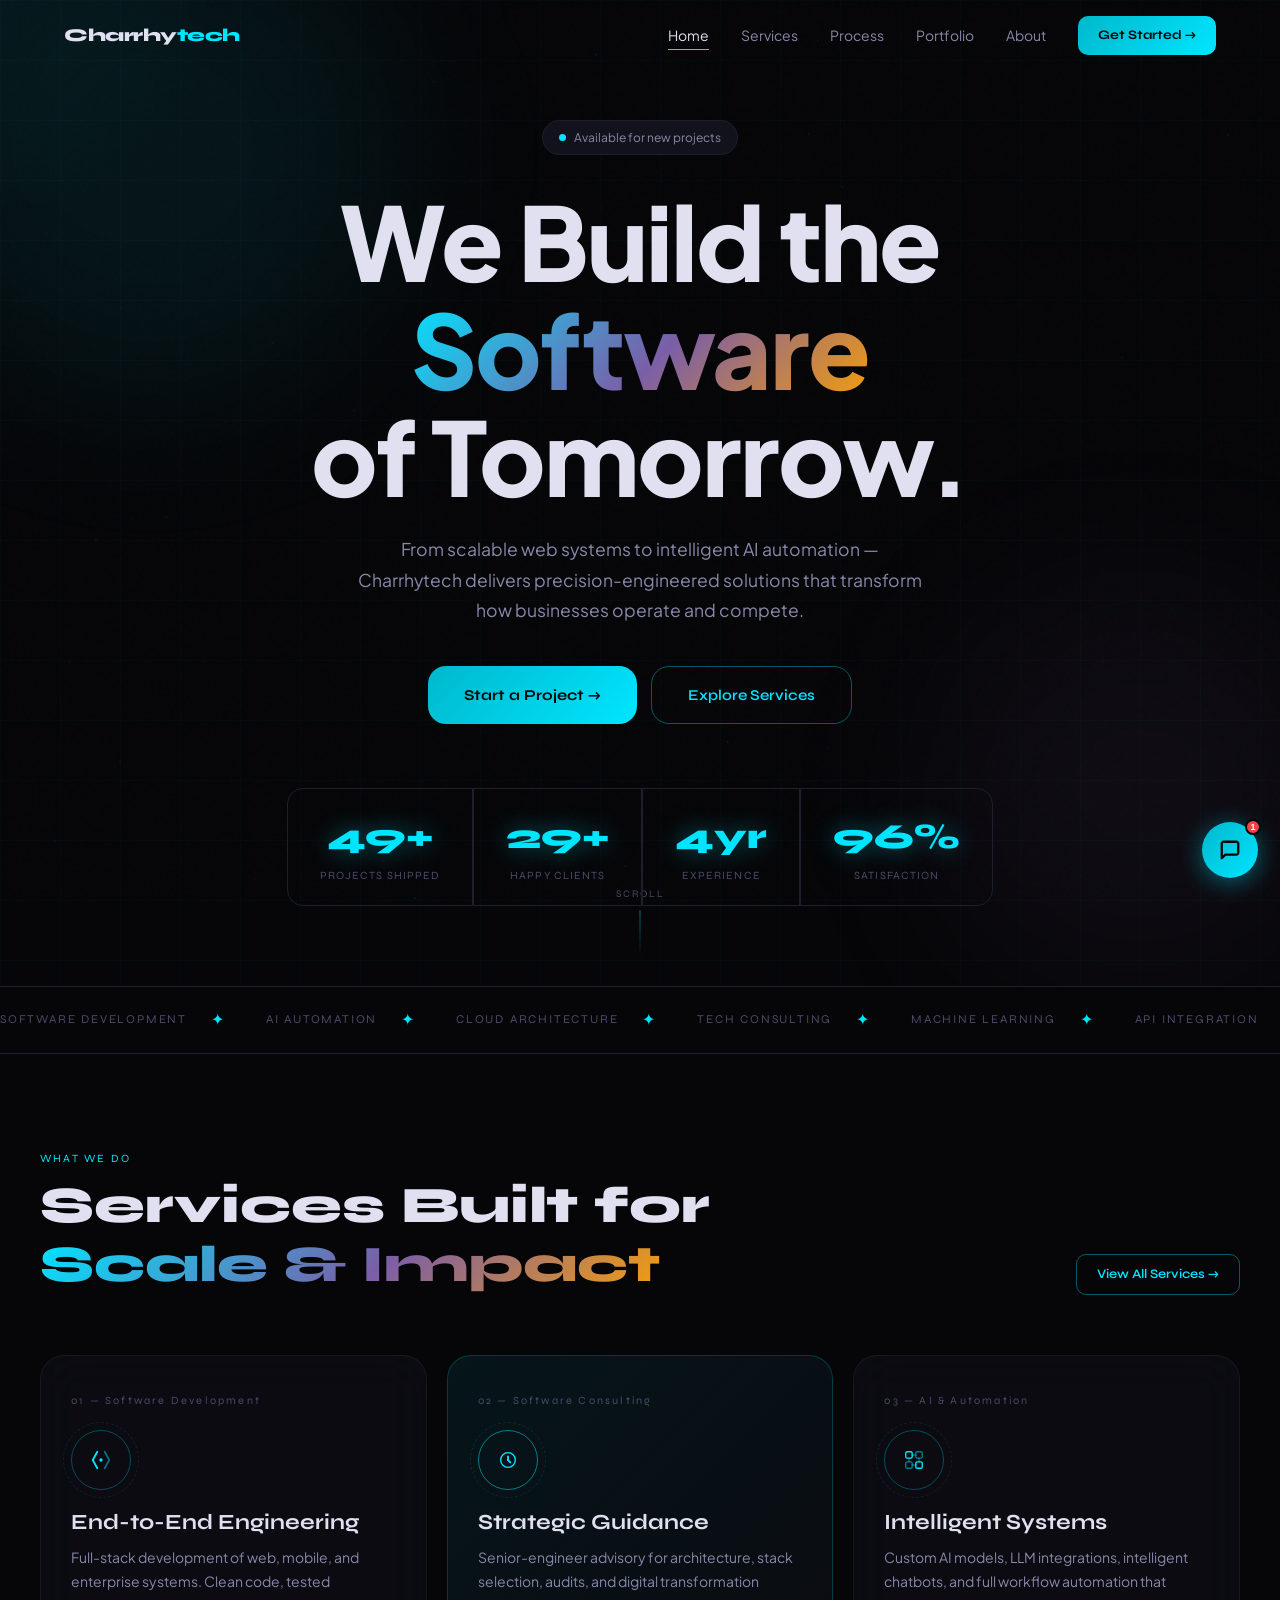
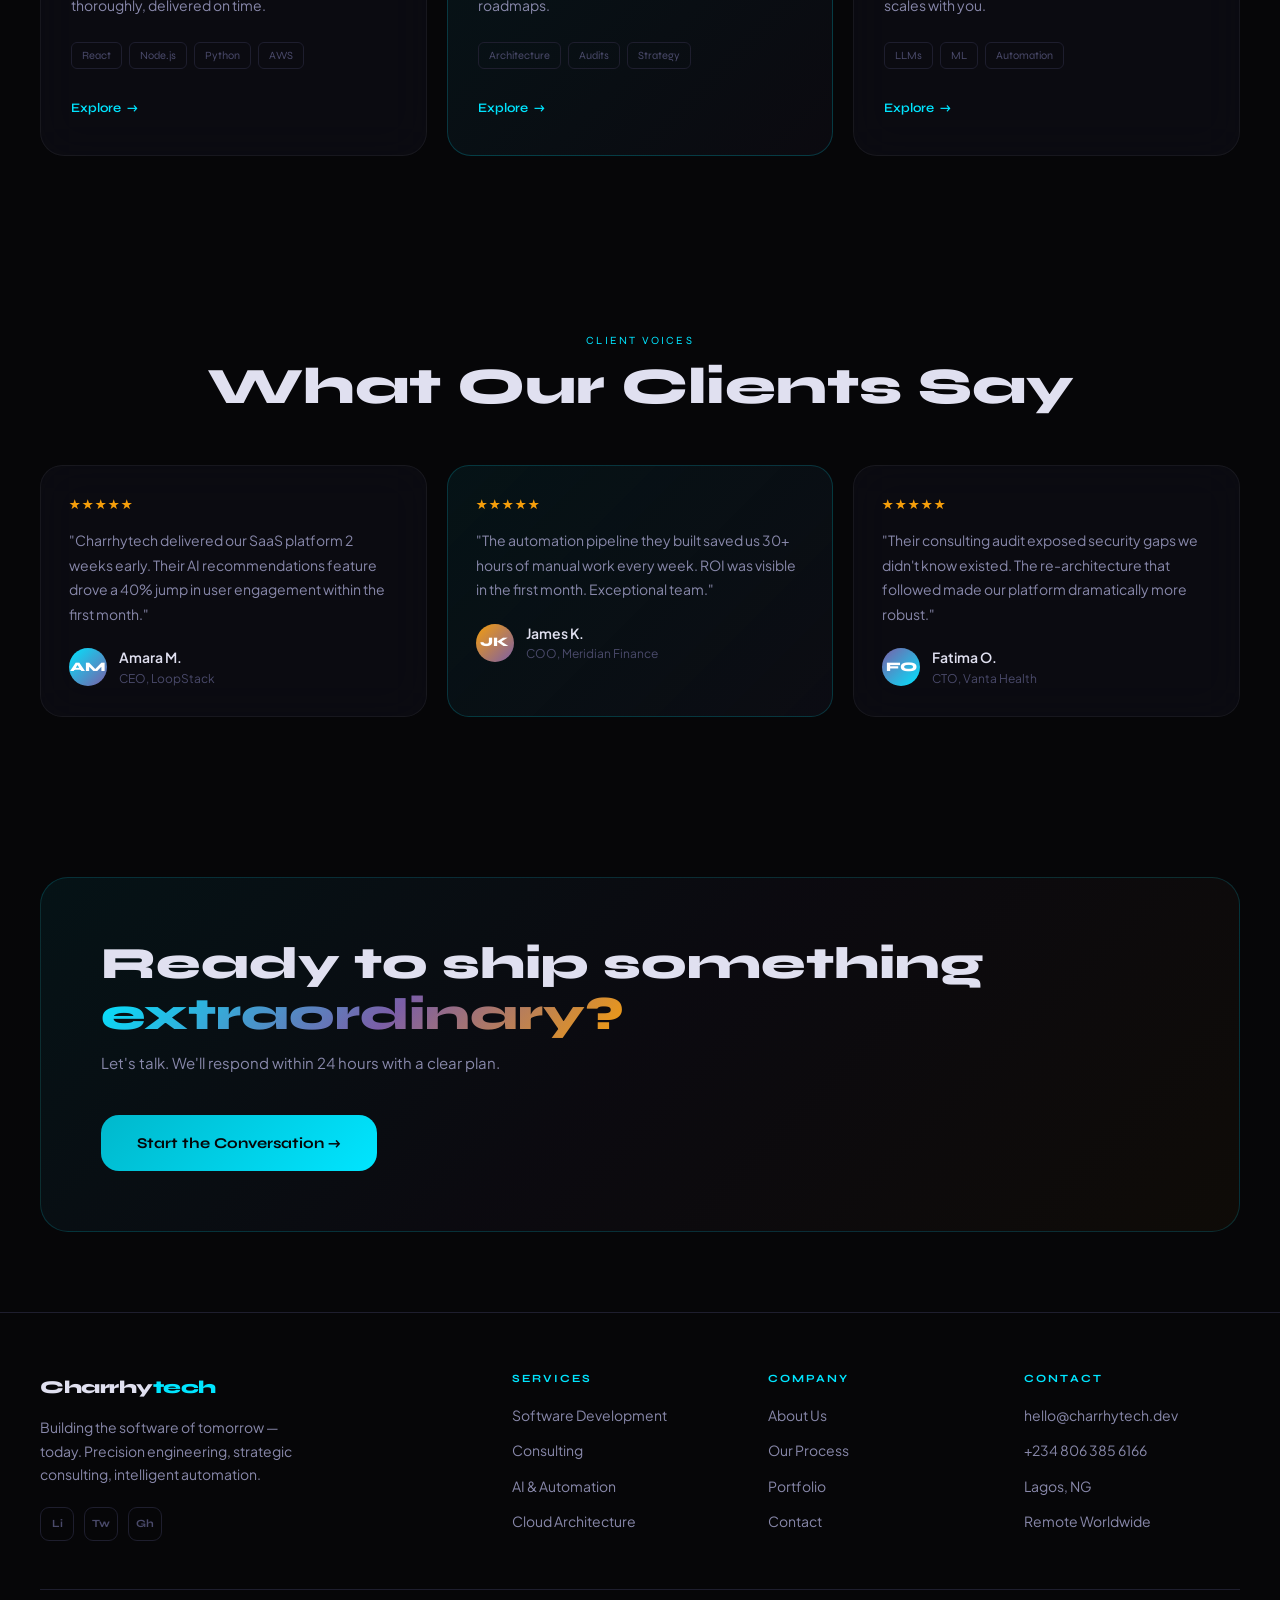
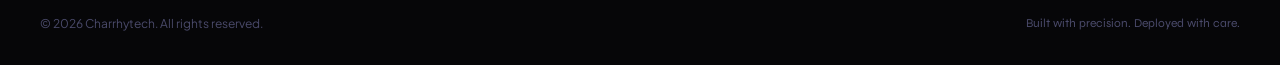
<file: index.html>
<!DOCTYPE html>
<html lang="en">

<head>
    <meta charset="UTF-8" />
    <meta name="viewport" content="width=device-width, initial-scale=1.0" />
    <title>Charrhytech — Software & AI Solutions</title>
    <meta name="description"
        content="Charrhytech — Premium software development, consulting, and AI automation studio. We build the software of tomorrow." />
    <link rel="stylesheet" href="css/style.css" />
    <style>
        /* ── Home-specific ── */
        .hero-section {
            min-height: 100vh;
            display: flex;
            align-items: center;
            justify-content: center;
            padding: 120px 24px 80px;
            position: relative;
            overflow: hidden;
        }

        .hero-inner {
            max-width: 1100px;
            margin: 0 auto;
            text-align: center;
            position: relative;
            z-index: 2;
        }

        .hero-badge {
            display: inline-flex;
            align-items: center;
            gap: 8px;
            padding: 7px 16px;
            border: 1px solid var(--border);
            border-radius: 99px;
            background: var(--panel);
            font-size: 12px;
            color: var(--soft);
            margin-bottom: 32px;
        }

        .hero-badge .pulse-dot {
            width: 7px;
            height: 7px;
            border-radius: 50%;
            background: var(--cyan);
            animation: pulseAnim 2.5s ease-in-out infinite;
        }

        @keyframes pulseAnim {

            0%,
            100% {
                opacity: 1;
                transform: scale(1);
            }

            50% {
                opacity: 0.5;
                transform: scale(0.7);
            }
        }

        .hero-headline {
            font-size: clamp(3rem, 8vw, 7rem);
            font-weight: 800;
            line-height: 1.05;
            letter-spacing: -2px;
            margin-bottom: 24px;
        }

        .hero-line {
            overflow: hidden;
        }

        .hero-word {
            display: inline-block;
            transform: translateY(110%);
            animation: wordUp 0.75s cubic-bezier(0.22, 1, 0.36, 1) forwards;
        }

        @keyframes wordUp {
            to {
                transform: translateY(0);
            }
        }

        .hero-desc {
            font-size: 1.1rem;
            color: var(--soft);
            max-width: 580px;
            margin: 0 auto 40px;
            line-height: 1.75;
            opacity: 0;
            animation: fadeUp 0.6s 0.8s ease forwards;
        }

        .hero-btns {
            display: flex;
            flex-wrap: wrap;
            gap: 14px;
            justify-content: center;
            opacity: 0;
            animation: fadeUp 0.6s 1s ease forwards;
        }

        @keyframes fadeUp {
            from {
                opacity: 0;
                transform: translateY(18px);
            }

            to {
                opacity: 1;
                transform: none;
            }
        }

        .hero-stats {
            margin-top: 64px;
            display: flex;
            flex-wrap: wrap;
            justify-content: center;
            gap: 0;
            opacity: 0;
            animation: fadeUp 0.6s 1.2s ease forwards;
        }

        .hero-stat {
            padding: 20px 32px;
            border: 1px solid var(--border);
            text-align: center;
        }

        .hero-stat:first-child {
            border-radius: 16px 0 0 16px;
        }

        .hero-stat:last-child {
            border-radius: 0 16px 16px 0;
        }

        .hero-stat-num {
            font-family: var(--font-display);
            font-size: 2.2rem;
            font-weight: 800;
            color: var(--cyan);
            text-shadow: 0 0 24px rgba(0, 229, 255, 0.4);
        }

        .hero-stat-lbl {
            font-size: 11px;
            color: var(--muted);
            margin-top: 2px;
            text-transform: uppercase;
            letter-spacing: 0.1em;
            font-family: var(--font-display);
        }

        .scroll-hint {
            position: absolute;
            bottom: 28px;
            left: 50%;
            transform: translateX(-50%);
            display: flex;
            flex-direction: column;
            align-items: center;
            gap: 8px;
        }

        .scroll-line {
            width: 1px;
            height: 48px;
            background: linear-gradient(to bottom, rgba(0, 229, 255, 0.5), transparent);
            animation: scrollLine 2s ease-in-out infinite;
        }

        @keyframes scrollLine {

            0%,
            100% {
                opacity: 0.4;
            }

            50% {
                opacity: 1;
            }
        }

        /* Services preview */
        .services-preview {
            padding: 96px 24px;
        }

        .sp-inner {
            max-width: 1200px;
            margin: 0 auto;
        }

        .section-header {
            margin-bottom: 60px;
        }

        .section-title {
            font-size: clamp(2rem, 4vw, 3.2rem);
            font-weight: 800;
        }

        .sp-grid {
            display: grid;
            grid-template-columns: repeat(3, 1fr);
            gap: 20px;
        }

        .sp-card {
            border-radius: 24px;
            padding: 36px 30px;
            position: relative;
            overflow: hidden;
        }

        .sp-card-accent {
            background: linear-gradient(135deg, rgba(0, 229, 255, 0.07), rgba(123, 94, 167, 0.05));
            border: 1px solid rgba(0, 229, 255, 0.2);
        }

        .sp-num {
            font-family: var(--font-display);
            font-size: 11px;
            letter-spacing: 0.2em;
            color: var(--muted);
            margin-bottom: 20px;
        }

        .sp-card h3 {
            font-size: 1.35rem;
            font-weight: 700;
            margin-bottom: 12px;
        }

        .sp-card p {
            font-size: 14px;
            color: var(--soft);
            line-height: 1.7;
            margin-bottom: 24px;
        }

        .sp-tags {
            display: flex;
            flex-wrap: wrap;
            gap: 7px;
            margin-bottom: 24px;
        }

        .sp-tag {
            font-size: 11px;
            padding: 4px 10px;
            border-radius: 6px;
            border: 1px solid var(--border);
            color: var(--muted);
            font-family: var(--font-display);
        }

        .sp-link {
            font-size: 13px;
            color: var(--cyan);
            font-weight: 600;
            font-family: var(--font-display);
            display: inline-flex;
            align-items: center;
            gap: 6px;
            transition: gap 0.2s;
        }

        .sp-link:hover {
            gap: 10px;
        }

        /* Marquee */
        .marquee-section {
            padding: 20px 0;
            border-top: 1px solid var(--border);
            border-bottom: 1px solid var(--border);
        }

        .marquee-item {
            display: flex;
            align-items: center;
            gap: 24px;
            color: var(--muted);
            font-family: var(--font-display);
            font-size: 12px;
            letter-spacing: 0.15em;
            text-transform: uppercase;
        }

        .marquee-dot {
            color: var(--cyan);
            font-size: 16px;
        }

        /* CTA strip */
        .cta-strip {
            padding: 80px 24px;
        }

        .cta-inner {
            max-width: 1200px;
            margin: 0 auto;
        }

        .cta-box {
            border-radius: 28px;
            padding: 60px;
            background: linear-gradient(135deg, rgba(0, 229, 255, 0.06), rgba(123, 94, 167, 0.05), rgba(245, 158, 11, 0.04));
            border: 1px solid rgba(0, 229, 255, 0.16);
            display: flex;
            align-items: center;
            justify-content: space-between;
            gap: 40px;
            flex-wrap: wrap;
        }

        .cta-text h2 {
            font-size: clamp(1.6rem, 3.5vw, 2.8rem);
            font-weight: 800;
            margin-bottom: 10px;
        }

        .cta-text p {
            color: var(--soft);
            font-size: 15px;
        }

        /* Testimonials strip */
        .testi-section {
            padding: 80px 24px;
        }

        .testi-inner {
            max-width: 1200px;
            margin: 0 auto;
        }

        .testi-grid {
            display: grid;
            grid-template-columns: repeat(3, 1fr);
            gap: 20px;
        }

        .testi-card {
            border-radius: 22px;
            padding: 28px;
        }

        .stars {
            color: #f59e0b;
            font-size: 13px;
            letter-spacing: 2px;
            margin-bottom: 14px;
        }

        .testi-text {
            font-size: 14px;
            color: var(--soft);
            line-height: 1.75;
            margin-bottom: 20px;
        }

        .testi-author {
            display: flex;
            align-items: center;
            gap: 12px;
        }

        .testi-avatar {
            width: 38px;
            height: 38px;
            border-radius: 50%;
            display: flex;
            align-items: center;
            justify-content: center;
            font-family: var(--font-display);
            font-weight: 800;
            font-size: 13px;
            color: white;
        }

        .testi-name {
            font-weight: 600;
            font-size: 14px;
        }

        .testi-role {
            font-size: 12px;
            color: var(--muted);
        }

        @media (max-width: 900px) {
            .sp-grid {
                grid-template-columns: 1fr;
            }

            .testi-grid {
                grid-template-columns: 1fr;
            }

            .cta-box {
                padding: 36px 28px;
                flex-direction: column;
            }

            .hero-stat {
                border-radius: 0 !important;
            }
        }

        @media (max-width: 600px) {
            .hero-stats {
                flex-direction: column;
                align-items: center;
                gap: 2px;
            }

            .hero-stat {
                width: 200px;
                border-radius: 12px !important;
            }
        }
    </style>
</head>

<body>
    <div class="cursor-glow" id="cursor-glow"></div>
    <canvas id="canvas"></canvas>

    <!-- NAVBAR -->
    <nav id="navbar">
        <div class="nav-inner">
            <a href="index.html" class="nav-logo">
               
                <span class="nav-logo-text">Charrhy<span class="cyan-text">tech</span></span>
            </a>
            <div class="nav-links">
                <a href="index.html" class="nav-link active">Home</a>
                <a href="services.html" class="nav-link">Services</a>
                <a href="process.html" class="nav-link">Process</a>
                <a href="portfolio.html" class="nav-link">Portfolio</a>
                <a href="about.html" class="nav-link">About</a>
                <a href="contact.html" class="btn-primary btn-sm">Get Started →</a>
            </div>
            <button class="hamburger" id="hamburger" aria-label="Menu"><span></span><span></span><span></span></button>
        </div>
        <div id="mobile-menu">
            <a href="index.html" class="mobile-link active">Home</a>
            <a href="services.html" class="mobile-link">Services</a>
            <a href="process.html" class="mobile-link">Process</a>
            <a href="portfolio.html" class="mobile-link">Portfolio</a>
            <a href="about.html" class="mobile-link">About</a>
            <a href="contact.html" class="mobile-link btn-primary btn-sm" style="text-align:center;margin-top:6px;">Get
                Started →</a>
        </div>
    </nav>

    <!-- HERO -->
    <section class="hero-section grid-bg">
        <div class="orb orb-cyan" style="width:500px;height:500px;top:-100px;left:-100px;"></div>
        <div class="orb orb-violet" style="width:400px;height:400px;bottom:0;right:-60px;"></div>

        <div class="hero-inner">
            <div class="hero-badge"><span class="pulse-dot"></span>Available for new projects</div>

            <div class="hero-headline">
                <div class="hero-line"><span class="hero-word" style="animation-delay:0.05s">We</span> <span
                        class="hero-word" style="animation-delay:0.15s">Build</span> <span class="hero-word"
                        style="animation-delay:0.25s">the</span></div>
                <div class="hero-line"><span class="hero-word gradient-text"
                        style="animation-delay:0.35s;-webkit-text-fill-color:transparent">Software</span></div>
                <div class="hero-line"><span class="hero-word" style="animation-delay:0.45s">of</span> <span
                        class="hero-word" style="animation-delay:0.55s">Tomorrow.</span></div>
            </div>

            <p class="hero-desc">From scalable web systems to intelligent AI automation — Charrhytech delivers
                precision-engineered solutions that transform how businesses operate and compete.</p>

            <div class="hero-btns">
                <a href="contact.html" class="btn-primary btn-lg"><span>Start a Project →</span></a>
                <a href="services.html" class="btn-ghost  btn-lg">Explore Services</a>
            </div>

            <div class="hero-stats">
                <div class="hero-stat">
                    <div class="hero-stat-num" data-counter data-target="50" data-suffix="+">50+</div>
                    <div class="hero-stat-lbl">Projects Shipped</div>
                </div>
                <div class="hero-stat">
                    <div class="hero-stat-num" data-counter data-target="30" data-suffix="+">30+</div>
                    <div class="hero-stat-lbl">Happy Clients</div>
                </div>
                <div class="hero-stat">
                    <div class="hero-stat-num" data-counter data-target="5" data-suffix="yr">5yr</div>
                    <div class="hero-stat-lbl">Experience</div>
                </div>
                <div class="hero-stat">
                    <div class="hero-stat-num" data-counter data-target="98" data-suffix="%">98%</div>
                    <div class="hero-stat-lbl">Satisfaction</div>
                </div>
            </div>
        </div>

        <div class="scroll-hint">
            <span
                style="font-family:var(--font-display);font-size:10px;letter-spacing:0.2em;color:var(--muted);text-transform:uppercase">Scroll</span>
            <div class="scroll-line"></div>
        </div>
    </section>

    <!-- MARQUEE -->
    <div class="marquee-section">
        <div class="marquee-wrap">
            <div class="marquee-track">
                <span class="marquee-item">Software Development<span class="marquee-dot">✦</span></span>
                <span class="marquee-item">AI Automation<span class="marquee-dot">✦</span></span>
                <span class="marquee-item">Cloud Architecture<span class="marquee-dot">✦</span></span>
                <span class="marquee-item">Tech Consulting<span class="marquee-dot">✦</span></span>
                <span class="marquee-item">Machine Learning<span class="marquee-dot">✦</span></span>
                <span class="marquee-item">API Integration<span class="marquee-dot">✦</span></span>
                <span class="marquee-item">Web & Mobile Apps<span class="marquee-dot">✦</span></span>
                <span class="marquee-item">Process Automation<span class="marquee-dot">✦</span></span>
                <span class="marquee-item">Software Development<span class="marquee-dot">✦</span></span>
                <span class="marquee-item">AI Automation<span class="marquee-dot">✦</span></span>
                <span class="marquee-item">Cloud Architecture<span class="marquee-dot">✦</span></span>
                <span class="marquee-item">Tech Consulting<span class="marquee-dot">✦</span></span>
                <span class="marquee-item">Machine Learning<span class="marquee-dot">✦</span></span>
                <span class="marquee-item">API Integration<span class="marquee-dot">✦</span></span>
                <span class="marquee-item">Web & Mobile Apps<span class="marquee-dot">✦</span></span>
                <span class="marquee-item">Process Automation<span class="marquee-dot">✦</span></span>
            </div>
        </div>
    </div>

    <!-- SERVICES PREVIEW -->
    <section class="services-preview">
        <div class="sp-inner">
            <div class="section-header reveal">
                <div class="section-tag" style="margin-bottom:10px;">What We Do</div>
                <div style="display:flex;align-items:flex-end;justify-content:space-between;flex-wrap:wrap;gap:16px;">
                    <h2 class="section-title">Services Built for<br><span class="gradient-text"
                            style="-webkit-text-fill-color:transparent;">Scale & Impact</span></h2>
                    <a href="services.html" class="btn-ghost btn-sm">View All Services →</a>
                </div>
            </div>
            <div class="sp-grid">
                <div class="sp-card glass-card reveal d1">
                    <div class="sp-num">01 — Software Development</div>
                    <div class="icon-ring" style="margin-bottom:20px;animation-delay:0s;">
                        <svg width="22" height="22" viewBox="0 0 24 24" fill="none">
                            <path d="M8 3L3 12L8 21" stroke="#00e5ff" stroke-width="2" stroke-linecap="round" />
                            <path d="M16 3L21 12L16 21" stroke="#00e5ff" stroke-width="2" stroke-linecap="round"
                                opacity="0.45" />
                            <circle cx="12" cy="12" r="1.8" fill="#00e5ff" />
                        </svg>
                    </div>
                    <h3>End-to-End Engineering</h3>
                    <p>Full-stack development of web, mobile, and enterprise systems. Clean code, tested thoroughly,
                        delivered on time.</p>
                    <div class="sp-tags">
                        <span class="sp-tag">React</span><span class="sp-tag">Node.js</span><span
                            class="sp-tag">Python</span><span class="sp-tag">AWS</span>
                    </div>
                    <a href="services.html#dev" class="sp-link">Explore <span>→</span></a>
                </div>

                <div class="sp-card sp-card-accent reveal d2">
                    <div class="sp-num">02 — Software Consulting</div>
                    <div class="icon-ring"
                        style="margin-bottom:20px;animation-delay:1.5s;border-color:rgba(0,229,255,0.5);">
                        <svg width="22" height="22" viewBox="0 0 24 24" fill="none">
                            <circle cx="12" cy="12" r="8" stroke="#00e5ff" stroke-width="1.5" />
                            <path d="M12 8V12L14.5 14.5" stroke="#00e5ff" stroke-width="2" stroke-linecap="round" />
                            <circle cx="12" cy="12" r="1" fill="#00e5ff" />
                        </svg>
                    </div>
                    <h3>Strategic Guidance</h3>
                    <p>Senior-engineer advisory for architecture, stack selection, audits, and digital transformation
                        roadmaps.</p>
                    <div class="sp-tags">
                        <span class="sp-tag">Architecture</span><span class="sp-tag">Audits</span><span
                            class="sp-tag">Strategy</span>
                    </div>
                    <a href="services.html#consulting" class="sp-link">Explore <span>→</span></a>
                </div>

                <div class="sp-card glass-card reveal d3">
                    <div class="sp-num">03 — AI & Automation</div>
                    <div class="icon-ring" style="margin-bottom:20px;animation-delay:3s;">
                        <svg width="22" height="22" viewBox="0 0 24 24" fill="none">
                            <rect x="3" y="3" width="7" height="7" rx="1.5" stroke="#00e5ff" stroke-width="1.5" />
                            <rect x="14" y="3" width="7" height="7" rx="1.5" stroke="#00e5ff" stroke-width="1.5"
                                opacity="0.5" />
                            <rect x="3" y="14" width="7" height="7" rx="1.5" stroke="#00e5ff" stroke-width="1.5"
                                opacity="0.5" />
                            <rect x="14" y="14" width="7" height="7" rx="1.5" stroke="#00e5ff" stroke-width="1.5" />
                            <path d="M10 6.5H14M17.5 10V14M6.5 10V14M10 17.5H14" stroke="#00e5ff" stroke-width="1.5"
                                stroke-linecap="round" opacity="0.4" />
                        </svg>
                    </div>
                    <h3>Intelligent Systems</h3>
                    <p>Custom AI models, LLM integrations, intelligent chatbots, and full workflow automation that
                        scales with you.</p>
                    <div class="sp-tags">
                        <span class="sp-tag">LLMs</span><span class="sp-tag">ML</span><span
                            class="sp-tag">Automation</span>
                    </div>
                    <a href="services.html#ai" class="sp-link">Explore <span>→</span></a>
                </div>
            </div>
        </div>
    </section>

    <!-- TESTIMONIALS -->
    <section class="testi-section">
        <div class="testi-inner">
            <div class="section-header reveal" style="text-align:center;margin-bottom:48px;">
                <div class="section-tag" style="margin-bottom:8px;">Client Voices</div>
                <h2 class="section-title">What Our Clients Say</h2>
            </div>
            <div class="testi-grid">
                <div class="testi-card glass-card reveal d1">
                    <div class="stars">★★★★★</div>
                    <p class="testi-text">"Charrhytech delivered our SaaS platform 2 weeks early. Their AI recommendations
                        feature drove a 40% jump in user engagement within the first month."</p>
                    <div class="testi-author">
                        <div class="testi-avatar" style="background:linear-gradient(135deg,#00e5ff,#7b5ea7)">AM</div>
                        <div>
                            <div class="testi-name">Amara M.</div>
                            <div class="testi-role">CEO, LoopStack</div>
                        </div>
                    </div>
                </div>
                <div class="testi-card reveal d2"
                    style="background:linear-gradient(135deg,rgba(0,229,255,0.06),rgba(13,13,20,0.9));border:1px solid rgba(0,229,255,0.18);border-radius:22px;">
                    <div class="stars">★★★★★</div>
                    <p class="testi-text">"The automation pipeline they built saved us 30+ hours of manual work every
                        week. ROI was visible in the first month. Exceptional team."</p>
                    <div class="testi-author">
                        <div class="testi-avatar" style="background:linear-gradient(135deg,#f59e0b,#7b5ea7)">JK</div>
                        <div>
                            <div class="testi-name">James K.</div>
                            <div class="testi-role">COO, Meridian Finance</div>
                        </div>
                    </div>
                </div>
                <div class="testi-card glass-card reveal d3">
                    <div class="stars">★★★★★</div>
                    <p class="testi-text">"Their consulting audit exposed security gaps we didn't know existed. The
                        re-architecture that followed made our platform dramatically more robust."</p>
                    <div class="testi-author">
                        <div class="testi-avatar" style="background:linear-gradient(135deg,#7b5ea7,#00e5ff)">FO</div>
                        <div>
                            <div class="testi-name">Fatima O.</div>
                            <div class="testi-role">CTO, Vanta Health</div>
                        </div>
                    </div>
                </div>
            </div>
        </div>
    </section>

    <!-- CTA -->
    <section class="cta-strip">
        <div class="cta-inner">
            <div class="cta-box reveal">
                <div class="cta-text">
                    <h2>Ready to ship something <span class="gradient-text"
                            style="-webkit-text-fill-color:transparent">extraordinary?</span></h2>
                    <p>Let's talk. We'll respond within 24 hours with a clear plan.</p>
                </div>
                <a href="contact.html" class="btn-primary btn-lg"><span>Start the Conversation →</span></a>
            </div>
        </div>
    </section>

    <!-- FOOTER -->
    <footer>
        <div class="footer-inner">
            <div class="footer-grid">
                <div class="footer-brand">
                    <a href="index.html" class="nav-logo">
                      <span class="nav-logo-text">Charrhy<span class="cyan-text">tech</span></span>
                    </a>
                    <p>Building the software of tomorrow — today. Precision engineering, strategic consulting,
                        intelligent automation.</p>
                    <div class="footer-socials">
                        <a href="#" class="social-btn">Li</a>
                        <a href="#" class="social-btn">Tw</a>
                        <a href="#" class="social-btn">Gh</a>
                    </div>
                </div>
                <div class="footer-col">
                    <h5>Services</h5>
                    <ul>
                        <li><a href="services.html#dev">Software Development</a></li>
                        <li><a href="services.html#consulting">Consulting</a></li>
                        <li><a href="services.html#ai">AI & Automation</a></li>
                        <li><a href="services.html">Cloud Architecture</a></li>
                    </ul>
                </div>
                <div class="footer-col">
                    <h5>Company</h5>
                    <ul>
                        <li><a href="about.html">About Us</a></li>
                        <li><a href="process.html">Our Process</a></li>
                        <li><a href="portfolio.html">Portfolio</a></li>
                        <li><a href="contact.html">Contact</a></li>
                    </ul>
                </div>
                <div class="footer-col">
                    <h5>Contact</h5>
                    <ul>
                        <li><a href="mailto:hello@charrhytech.dev">hello@charrhytech.dev</a></li>
                        <li><a href="tel:+2348000000000">+234 806 385 6166</a></li>
                        <li><a href="#">Lagos, NG</a></li>
                        <li><a href="#">Remote Worldwide</a></li>
                    </ul>
                </div>
            </div>
            <div class="footer-bottom">
                <span>© 2026 Charrhytech. All rights reserved.</span>
                <span style="font-family:var(--font-display);">Built with precision. Deployed with care.</span>
            </div>
        </div>
    </footer>

    <!-- CHATBOT -->
    <button id="chat-toggle" aria-label="Chat with us">
        <svg id="chat-icon-open" width="22" height="22" viewBox="0 0 24 24" fill="none">
            <path
                d="M21 15C21 15.53 20.79 16.04 20.41 16.41C20.04 16.79 19.53 17 19 17H7L3 21V5C3 4.47 3.21 3.96 3.59 3.59C3.96 3.21 4.47 3 5 3H19C19.53 3 20.04 3.21 20.41 3.59C20.79 3.96 21 4.47 21 5V15Z"
                stroke="#060608" stroke-width="2.5" stroke-linecap="round" stroke-linejoin="round" />
        </svg>
        <svg id="chat-icon-close" width="20" height="20" viewBox="0 0 24 24" fill="none" style="display:none">
            <path d="M18 6L6 18M6 6L18 18" stroke="#060608" stroke-width="2.5" stroke-linecap="round" />
        </svg>
        <div class="chat-badge">1</div>
    </button>
    <div id="chatbot-wrap">
        <div class="chat-header">
            <div style="display:flex;align-items:center;gap:12px;">
                <div class="chat-avatar"><svg width="16" height="16" viewBox="0 0 24 24" fill="none">
                        <circle cx="12" cy="12" r="4" fill="white" />
                        <path d="M12 2V6M12 18V22M2 12H6M18 12H22" stroke="white" stroke-width="2"
                            stroke-linecap="round" opacity="0.5" />
                    </svg></div>
                <div>
                    <div style="font-family:var(--font-display);font-weight:700;font-size:14px;">Charrhytech AI</div>
                    <div
                        style="display:flex;align-items:center;gap:6px;font-size:12px;color:var(--soft);margin-top:2px;">
                        <span
                            style="width:6px;height:6px;background:#4ade80;border-radius:50%;animation:pulseAnim 2s infinite;display:block;"></span>Online
                        · Instant replies
                    </div>
                </div>
            </div>
        </div>
        <div id="chat-msgs"></div>
        <div class="chat-footer">
            <div style="display:flex;gap:8px;">
                <textarea id="chat-input" rows="1" placeholder="Ask about our services…"></textarea>
                <button id="chat-send">Send</button>
            </div>
          
        </div>
    </div>

    <script src="js/main.js"></script>
</body>

</html>
</file>
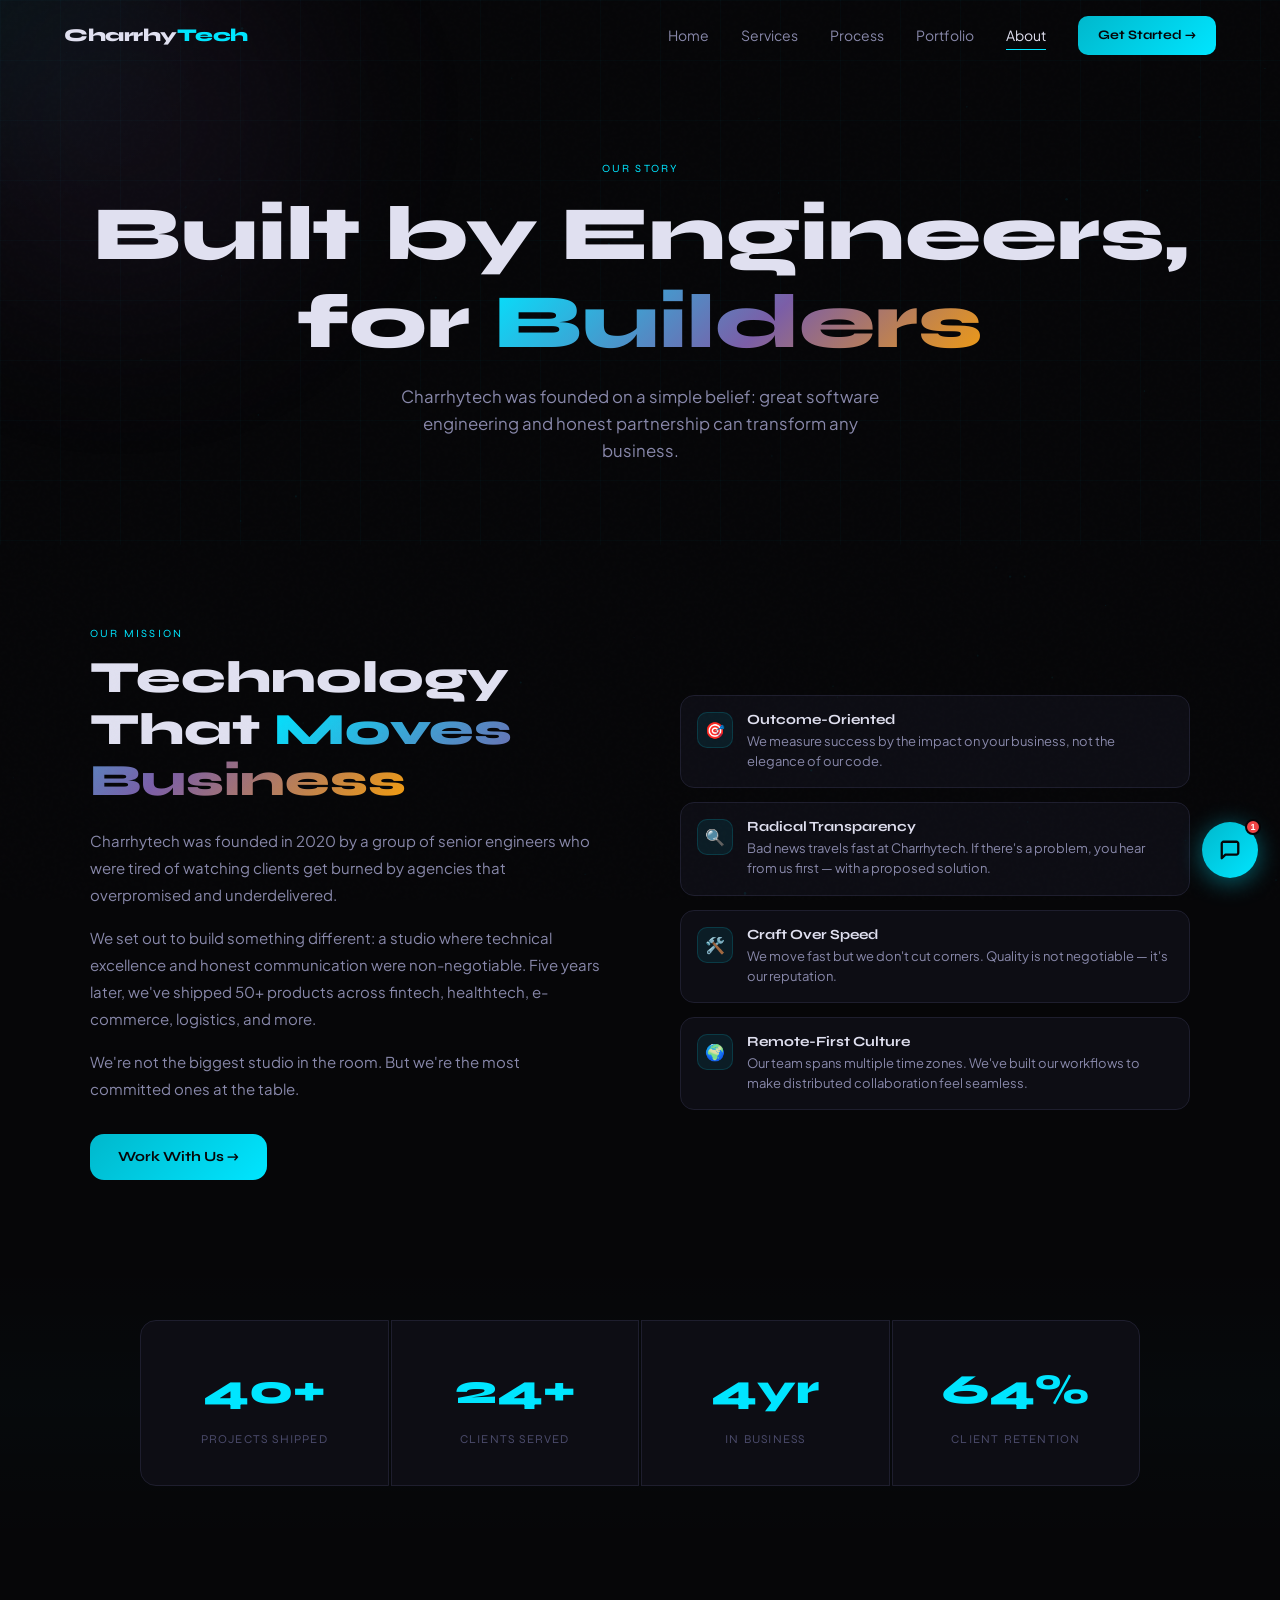
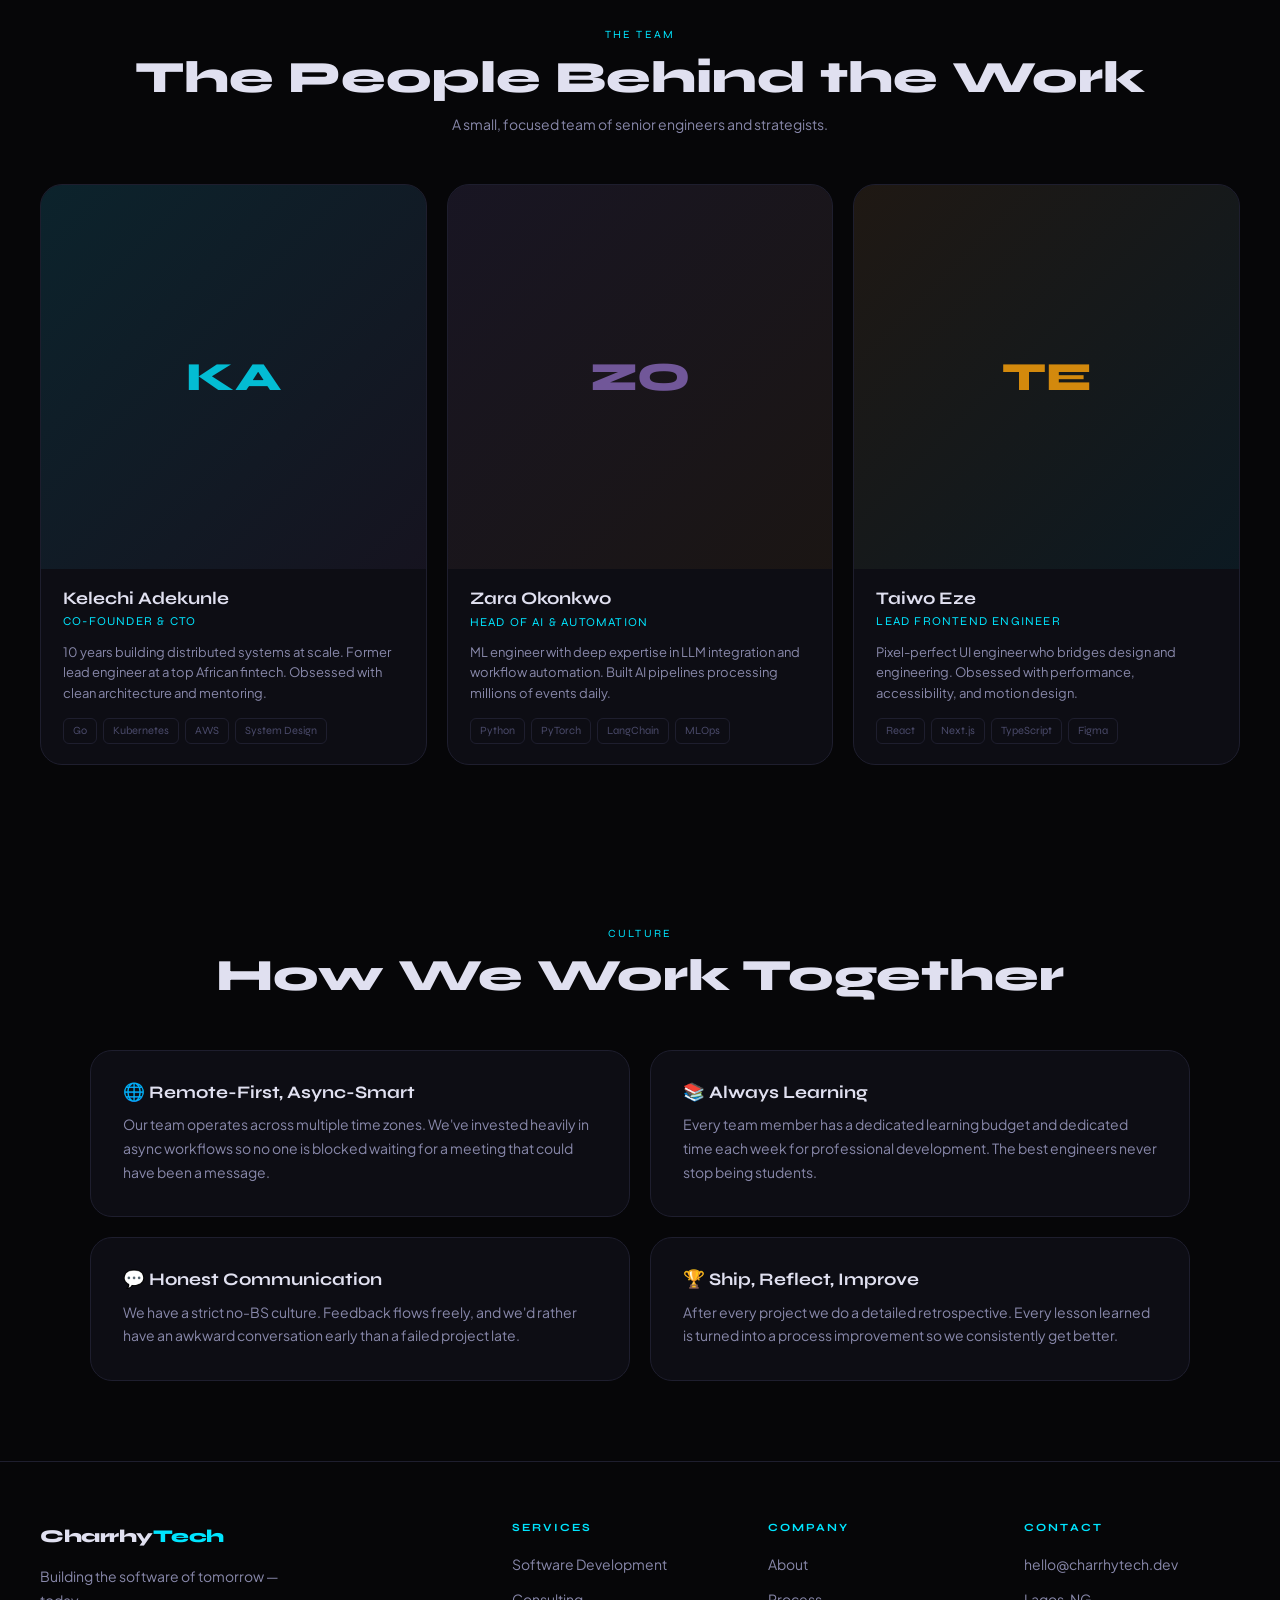
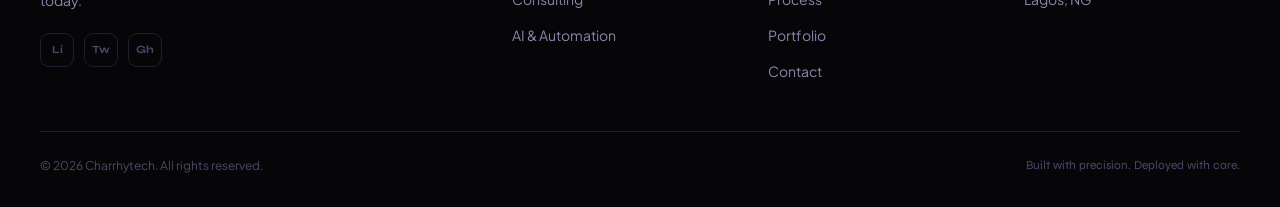
<file: about.html>
<!DOCTYPE html>
<html lang="en">

<head>
    <meta charset="UTF-8" />
    <meta name="viewport" content="width=device-width, initial-scale=1.0" />
    <title>About — Charrhytech</title>
    <link rel="stylesheet" href="css/style.css" />
    <style>
        .about-hero {
            padding: 160px 24px 80px;
            text-align: center;
            position: relative;
            overflow: hidden;
        }

        .about-hero h1 {
            font-size: clamp(2.8rem, 6vw, 5rem);
            font-weight: 800;
            margin-bottom: 18px;
        }

        /* Mission */
        .mission {
            padding: 80px 24px;
        }

        .mission-inner {
            max-width: 1100px;
            margin: 0 auto;
            display: grid;
            grid-template-columns: 1fr 1fr;
            gap: 80px;
            align-items: center;
        }

        .mission-text h2 {
            font-size: clamp(1.8rem, 3.5vw, 2.8rem);
            font-weight: 800;
            margin-bottom: 20px;
        }

        .mission-text p {
            color: var(--soft);
            line-height: 1.8;
            font-size: 15px;
            margin-bottom: 16px;
        }

        .mission-values {
            display: flex;
            flex-direction: column;
            gap: 14px;
        }

        .mv-item {
            display: flex;
            gap: 14px;
            align-items: flex-start;
            padding: 16px;
            border-radius: 14px;
            border: 1px solid var(--border);
            background: var(--surface);
            transition: all 0.3s;
        }

        .mv-item:hover {
            border-color: rgba(0, 229, 255, 0.2);
        }

        .mv-icon {
            width: 36px;
            height: 36px;
            border-radius: 10px;
            background: rgba(0, 229, 255, 0.08);
            border: 1px solid rgba(0, 229, 255, 0.15);
            display: flex;
            align-items: center;
            justify-content: center;
            flex-shrink: 0;
            font-size: 16px;
        }

        .mv-item h5 {
            font-size: 14px;
            font-weight: 700;
            margin-bottom: 3px;
        }

        .mv-item p {
            font-size: 13px;
            color: var(--soft);
            line-height: 1.55;
        }

        /* Stats */
        .about-stats {
            padding: 60px 24px;
            background: linear-gradient(to bottom, transparent, rgba(0, 229, 255, 0.015), transparent);
        }

        .about-stats-inner {
            max-width: 1000px;
            margin: 0 auto;
            display: grid;
            grid-template-columns: repeat(4, 1fr);
            gap: 2px;
        }

        .as-card {
            text-align: center;
            padding: 36px 20px;
            border: 1px solid var(--border);
            background: var(--surface);
        }

        .as-card:first-child {
            border-radius: 16px 0 0 16px;
        }

        .as-card:last-child {
            border-radius: 0 16px 16px 0;
        }

        .as-num {
            font-family: var(--font-display);
            font-size: 2.6rem;
            font-weight: 800;
            color: var(--cyan);
        }

        .as-lbl {
            font-size: 12px;
            color: var(--muted);
            margin-top: 6px;
            text-transform: uppercase;
            letter-spacing: 0.1em;
            font-family: var(--font-display);
        }

        /* Team */
        .team {
            padding: 80px 24px;
        }

        .team-inner {
            max-width: 1200px;
            margin: 0 auto;
        }

        .team-grid {
            display: grid;
            grid-template-columns: repeat(3, 1fr);
            gap: 20px;
            margin-top: 48px;
        }

        .team-card {
            border-radius: 22px;
            overflow: hidden;
            border: 1px solid var(--border);
            background: var(--surface);
            transition: all 0.4s;
        }

        .team-card:hover {
            border-color: rgba(0, 229, 255, 0.22);
            transform: translateY(-6px);
        }

        .team-avatar {
            aspect-ratio: 1;
            display: flex;
            align-items: center;
            justify-content: center;
            font-family: var(--font-display);
            font-size: 2.5rem;
            font-weight: 800;
        }

        .team-info {
            padding: 20px 22px;
        }

        .team-info h4 {
            font-size: 1.1rem;
            font-weight: 700;
            margin-bottom: 3px;
        }

        .team-role {
            font-size: 12px;
            color: var(--cyan);
            font-family: var(--font-display);
            letter-spacing: 0.1em;
            text-transform: uppercase;
            margin-bottom: 10px;
        }

        .team-bio {
            font-size: 13px;
            color: var(--soft);
            line-height: 1.6;
        }

        .team-skills {
            display: flex;
            flex-wrap: wrap;
            gap: 6px;
            margin-top: 14px;
        }

        .team-skill {
            font-size: 11px;
            padding: 3px 9px;
            border-radius: 6px;
            border: 1px solid var(--border);
            color: var(--muted);
            font-family: var(--font-display);
        }

        /* Culture */
        .culture {
            padding: 80px 24px;
        }

        .culture-inner {
            max-width: 1100px;
            margin: 0 auto;
        }

        .culture-grid {
            display: grid;
            grid-template-columns: repeat(2, 1fr);
            gap: 20px;
            margin-top: 48px;
        }

        .culture-card {
            border-radius: 22px;
            padding: 32px;
            border: 1px solid var(--border);
            background: var(--surface);
        }

        .culture-card h4 {
            font-size: 1.1rem;
            font-weight: 700;
            margin-bottom: 10px;
        }

        .culture-card p {
            font-size: 14px;
            color: var(--soft);
            line-height: 1.7;
        }

        @media (max-width: 900px) {
            .mission-inner {
                grid-template-columns: 1fr;
                gap: 40px;
            }

            .team-grid {
                grid-template-columns: 1fr;
            }

            .about-stats-inner {
                grid-template-columns: repeat(2, 1fr);
            }

            .as-card:first-child {
                border-radius: 16px 0 0 0;
            }

            .as-card:last-child {
                border-radius: 0 0 16px 0;
            }

            .culture-grid {
                grid-template-columns: 1fr;
            }
        }
    </style>
</head>

<body>
    <div class="cursor-glow" id="cursor-glow"></div>
    <canvas id="canvas"></canvas>

    <!-- NAVBAR -->
    <nav id="navbar">
        <div class="nav-inner">
            <a href="index.html" class="nav-logo">
                <span class="nav-logo-text">Charrhy<span class="cyan-text">Tech</span></span>
            </a>
            <div class="nav-links">
                <a href="index.html" class="nav-link">Home</a>
                <a href="services.html" class="nav-link">Services</a>
                <a href="process.html" class="nav-link">Process</a>
                <a href="portfolio.html" class="nav-link">Portfolio</a>
                <a href="about.html" class="nav-link active">About</a>
                <a href="contact.html" class="btn-primary btn-sm">Get Started →</a>
            </div>
            <button class="hamburger" id="hamburger"><span></span><span></span><span></span></button>
        </div>
        <div id="mobile-menu">
            <a href="index.html" class="mobile-link">Home</a>
            <a href="services.html" class="mobile-link">Services</a>
            <a href="process.html" class="mobile-link">Process</a>
            <a href="portfolio.html" class="mobile-link">Portfolio</a>
            <a href="about.html" class="mobile-link active">About</a>
            <a href="contact.html" class="mobile-link btn-primary btn-sm" style="text-align:center;margin-top:6px;">Get
                Started →</a>
        </div>
    </nav>

    <!-- HERO -->
    <div class="about-hero grid-bg">
        <div class="orb orb-violet" style="width:400px;height:400px;top:-80px;left:-80px;"></div>
        <div style="position:relative;z-index:2;">
            <div class="section-tag" style="margin-bottom:12px;">Our Story</div>
            <h1>Built by Engineers, <br>for <span class="gradient-text"
                    style="-webkit-text-fill-color:transparent">Builders</span></h1>
            <p style="color:var(--soft);font-size:1.05rem;max-width:500px;margin:0 auto;">Charrhytech was founded on a
                simple belief: great software engineering and honest partnership can transform any business.</p>
        </div>
    </div>

    <!-- MISSION -->
    <section class="mission">
        <div class="mission-inner">
            <div class="mission-text reveal-left">
                <div class="section-tag" style="margin-bottom:10px;">Our Mission</div>
                <h2>Technology That <span class="gradient-text" style="-webkit-text-fill-color:transparent">Moves
                        Business</span></h2>
                <p>Charrhytech was founded in 2020 by a group of senior engineers who were tired of watching clients get
                    burned by agencies that overpromised and underdelivered.</p>
                <p>We set out to build something different: a studio where technical excellence and honest communication
                    were non-negotiable. Five years later, we've shipped 50+ products across fintech, healthtech,
                    e-commerce, logistics, and more.</p>
                <p>We're not the biggest studio in the room. But we're the most committed ones at the table.</p>
                <a href="contact.html" class="btn-primary btn-md" style="margin-top:16px;"><span>Work With Us
                        →</span></a>
            </div>
            <div class="mission-values reveal-right">
                <div class="mv-item">
                    <div class="mv-icon">🎯</div>
                    <div>
                        <h5>Outcome-Oriented</h5>
                        <p>We measure success by the impact on your business, not the elegance of our code.</p>
                    </div>
                </div>
                <div class="mv-item">
                    <div class="mv-icon">🔍</div>
                    <div>
                        <h5>Radical Transparency</h5>
                        <p>Bad news travels fast at Charrhytech. If there's a problem, you hear from us first — with a
                            proposed solution.</p>
                    </div>
                </div>
                <div class="mv-item">
                    <div class="mv-icon">🛠️</div>
                    <div>
                        <h5>Craft Over Speed</h5>
                        <p>We move fast but we don't cut corners. Quality is not negotiable — it's our reputation.</p>
                    </div>
                </div>
                <div class="mv-item">
                    <div class="mv-icon">🌍</div>
                    <div>
                        <h5>Remote-First Culture</h5>
                        <p>Our team spans multiple time zones. We've built our workflows to make distributed
                            collaboration feel seamless.</p>
                    </div>
                </div>
            </div>
        </div>
    </section>

    <!-- STATS -->
    <div class="about-stats">
        <div class="about-stats-inner">
            <div class="as-card reveal d1">
                <div class="as-num" data-counter data-target="50" data-suffix="+">50+</div>
                <div class="as-lbl">Projects Shipped</div>
            </div>
            <div class="as-card reveal d2">
                <div class="as-num" data-counter data-target="30" data-suffix="+">30+</div>
                <div class="as-lbl">Clients Served</div>
            </div>
            <div class="as-card reveal d3">
                <div class="as-num" data-counter data-target="5" data-suffix="yr">5yr</div>
                <div class="as-lbl">In Business</div>
            </div>
            <div class="as-card reveal d4">
                <div class="as-num" data-counter data-target="80" data-suffix="%">80%</div>
                <div class="as-lbl">Client Retention</div>
            </div>
        </div>
    </div>

    <!-- TEAM -->
    <section class="team">
        <div class="team-inner">
            <div class="reveal" style="text-align:center;margin-bottom:16px;">
                <div class="section-tag" style="margin-bottom:8px;">The Team</div>
                <h2 style="font-size:clamp(1.8rem,3.5vw,2.8rem);font-weight:800;">The People Behind the Work</h2>
                <p style="color:var(--soft);margin-top:10px;font-size:14px;">A small, focused team of senior engineers
                    and strategists.</p>
            </div>
            <div class="team-grid">
                <div class="team-card reveal d1">
                    <div class="team-avatar"
                        style="background:linear-gradient(135deg,rgba(0,229,255,0.1),rgba(123,94,167,0.08));color:rgba(0,229,255,0.8);">
                        KA</div>
                    <div class="team-info">
                        <h4>Kelechi Adekunle</h4>
                        <div class="team-role">Co-Founder & CTO</div>
                        <p class="team-bio">10 years building distributed systems at scale. Former lead engineer at a
                            top African fintech. Obsessed with clean architecture and mentoring.</p>
                        <div class="team-skills"><span class="team-skill">Go</span><span
                                class="team-skill">Kubernetes</span><span class="team-skill">AWS</span><span
                                class="team-skill">System Design</span></div>
                    </div>
                </div>
                <div class="team-card reveal d2">
                    <div class="team-avatar"
                        style="background:linear-gradient(135deg,rgba(123,94,167,0.1),rgba(245,158,11,0.06));color:rgba(123,94,167,0.9);">
                        ZO</div>
                    <div class="team-info">
                        <h4>Zara Okonkwo</h4>
                        <div class="team-role">Head of AI & Automation</div>
                        <p class="team-bio">ML engineer with deep expertise in LLM integration and workflow automation.
                            Built AI pipelines processing millions of events daily.</p>
                        <div class="team-skills"><span class="team-skill">Python</span><span
                                class="team-skill">PyTorch</span><span class="team-skill">LangChain</span><span
                                class="team-skill">MLOps</span></div>
                    </div>
                </div>
                <div class="team-card reveal d3">
                    <div class="team-avatar"
                        style="background:linear-gradient(135deg,rgba(245,158,11,0.08),rgba(0,229,255,0.06));color:rgba(245,158,11,0.85);">
                        TE</div>
                    <div class="team-info">
                        <h4>Taiwo Eze</h4>
                        <div class="team-role">Lead Frontend Engineer</div>
                        <p class="team-bio">Pixel-perfect UI engineer who bridges design and engineering. Obsessed with
                            performance, accessibility, and motion design.</p>
                        <div class="team-skills"><span class="team-skill">React</span><span
                                class="team-skill">Next.js</span><span class="team-skill">TypeScript</span><span
                                class="team-skill">Figma</span></div>
                    </div>
                </div>
            </div>
        </div>
    </section>

    <!-- CULTURE -->
    <section class="culture">
        <div class="culture-inner">
            <div class="reveal" style="text-align:center;margin-bottom:16px;">
                <div class="section-tag" style="margin-bottom:8px;">Culture</div>
                <h2 style="font-size:clamp(1.8rem,3.5vw,2.8rem);font-weight:800;">How We Work Together</h2>
            </div>
            <div class="culture-grid">
                <div class="culture-card reveal d1">
                    <h4>🌐 Remote-First, Async-Smart</h4>
                    <p>Our team operates across multiple time zones. We've invested heavily in async workflows so no one
                        is blocked waiting for a meeting that could have been a message.</p>
                </div>
                <div class="culture-card reveal d2">
                    <h4>📚 Always Learning</h4>
                    <p>Every team member has a dedicated learning budget and dedicated time each week for professional
                        development. The best engineers never stop being students.</p>
                </div>
                <div class="culture-card reveal d3">
                    <h4>💬 Honest Communication</h4>
                    <p>We have a strict no-BS culture. Feedback flows freely, and we'd rather have an awkward
                        conversation early than a failed project late.</p>
                </div>
                <div class="culture-card reveal d4">
                    <h4>🏆 Ship, Reflect, Improve</h4>
                    <p>After every project we do a detailed retrospective. Every lesson learned is turned into a process
                        improvement so we consistently get better.</p>
                </div>
            </div>
        </div>
    </section>

    <!-- FOOTER -->
    <footer>
        <div class="footer-inner">
            <div class="footer-grid">
                <div class="footer-brand"><a href="index.html" class="nav-logo">
                        <span class="nav-logo-text">Charrhy<span class="cyan-text">Tech</span></span>
                    </a>
                    <p>Building the software of tomorrow — today.</p>
                    <div class="footer-socials"><a href="#" class="social-btn">Li</a><a href="#"
                            class="social-btn">Tw</a><a href="#" class="social-btn">Gh</a></div>
                </div>
                <div class="footer-col">
                    <h5>Services</h5>
                    <ul>
                        <li><a href="services.html#dev">Software Development</a></li>
                        <li><a href="services.html#consulting">Consulting</a></li>
                        <li><a href="services.html#ai">AI & Automation</a></li>
                    </ul>
                </div>
                <div class="footer-col">
                    <h5>Company</h5>
                    <ul>
                        <li><a href="about.html">About</a></li>
                        <li><a href="process.html">Process</a></li>
                        <li><a href="portfolio.html">Portfolio</a></li>
                        <li><a href="contact.html">Contact</a></li>
                    </ul>
                </div>
                <div class="footer-col">
                    <h5>Contact</h5>
                    <ul>
                        <li><a href="mailto:hello@charrhytech.dev">hello@charrhytech.dev</a></li>
                        <li><a href="#">Lagos, NG</a></li>
                    </ul>
                </div>
            </div>
            <div class="footer-bottom"><span>© 2026 Charrhytech. All rights reserved.</span><span
                    style="font-family:var(--font-display)">Built with precision. Deployed with care.</span></div>
        </div>
    </footer>

    <button id="chat-toggle" aria-label="Chat"><svg id="chat-icon-open" width="22" height="22" viewBox="0 0 24 24"
            fill="none">
            <path
                d="M21 15C21 15.53 20.79 16.04 20.41 16.41C20.04 16.79 19.53 17 19 17H7L3 21V5C3 4.47 3.21 3.96 3.59 3.59C3.96 3.21 4.47 3 5 3H19C19.53 3 20.04 3.21 20.41 3.59C20.79 3.96 21 4.47 21 5V15Z"
                stroke="#060608" stroke-width="2.5" stroke-linecap="round" stroke-linejoin="round" />
        </svg><svg id="chat-icon-close" width="20" height="20" viewBox="0 0 24 24" fill="none" style="display:none">
            <path d="M18 6L6 18M6 6L18 18" stroke="#060608" stroke-width="2.5" stroke-linecap="round" />
        </svg>
        <div class="chat-badge">1</div>
    </button>
    <div id="chatbot-wrap">
        <div class="chat-header">
            <div style="display:flex;align-items:center;gap:12px;">
                <div class="chat-avatar"><svg width="16" height="16" viewBox="0 0 24 24" fill="none">
                        <circle cx="12" cy="12" r="4" fill="white" />
                        <path d="M12 2V6M12 18V22M2 12H6M18 12H22" stroke="white" stroke-width="2"
                            stroke-linecap="round" opacity="0.5" />
                    </svg></div>
                <div>
                    <div style="font-family:var(--font-display);font-weight:700;font-size:14px;">Charrhytech AI</div>
                    <div
                        style="display:flex;align-items:center;gap:6px;font-size:12px;color:var(--soft);margin-top:2px;">
                        <span
                            style="width:6px;height:6px;background:#4ade80;border-radius:50%;display:block;"></span>Online
                    </div>
                </div>
            </div>
        </div>
        <div id="chat-msgs"></div>
        <div class="chat-footer">
            <div style="display:flex;gap:8px;"><textarea id="chat-input" rows="1"
                    placeholder="Ask about our team…"></textarea><button id="chat-send">Send</button></div>
        </div>
    </div>
    <script src="js/main.js"></script>
</body>

</html>
</file>
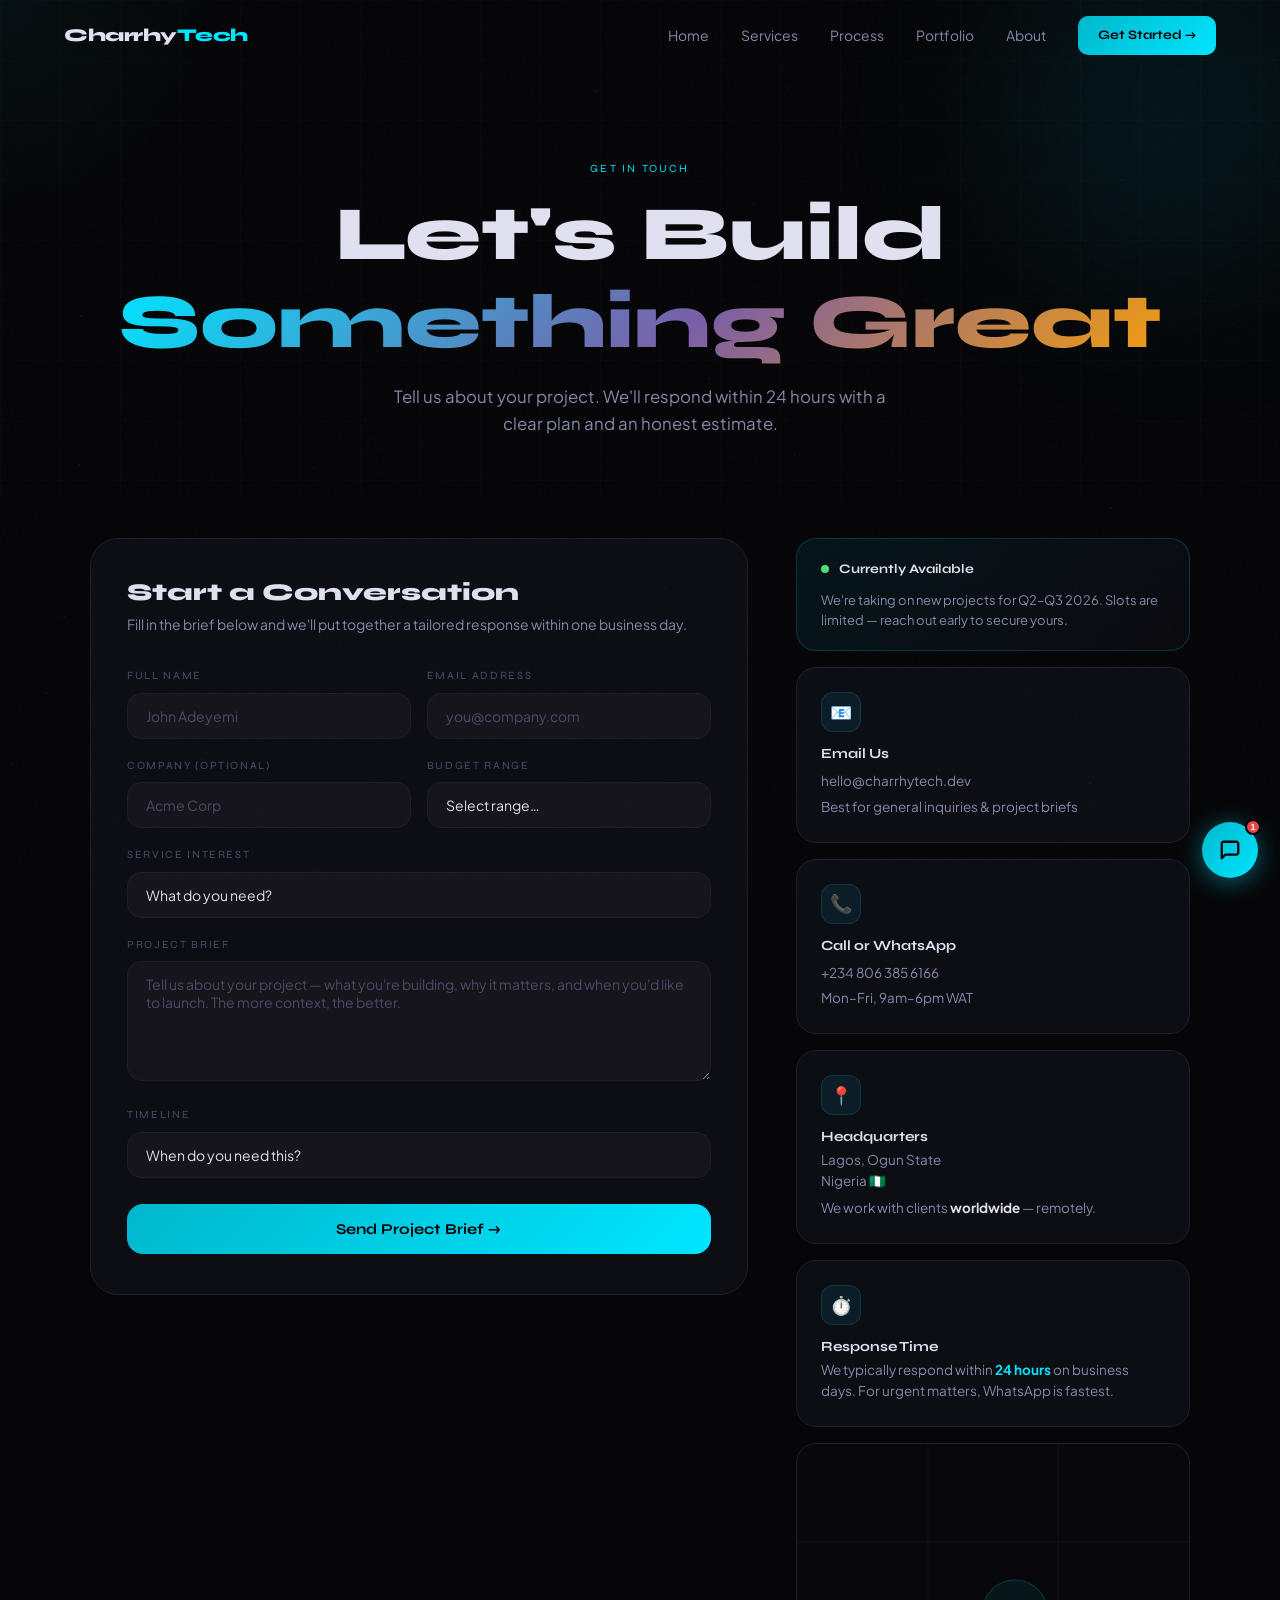
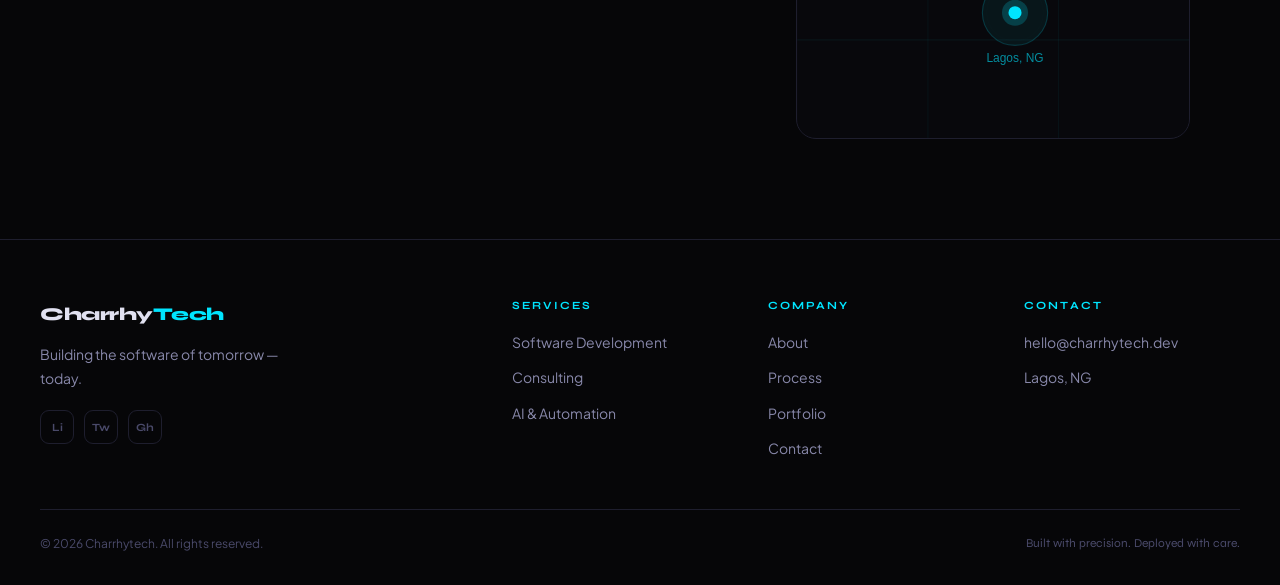
<file: contact.html>
<!DOCTYPE html>
<html lang="en">

<head>
    <meta charset="UTF-8" />
    <meta name="viewport" content="width=device-width, initial-scale=1.0" />
    <title>Contact — Charrhytech</title>
    <link rel="stylesheet" href="css/style.css" />
    <style>
        .contact-hero {
            padding: 160px 24px 60px;
            text-align: center;
            position: relative;
            overflow: hidden;
        }

        .contact-hero h1 {
            font-size: clamp(2.8rem, 6vw, 5rem);
            font-weight: 800;
            margin-bottom: 18px;
        }

        /* Layout */
        .contact-section {
            padding: 40px 24px 100px;
        }

        .contact-inner {
            max-width: 1100px;
            margin: 0 auto;
            display: grid;
            grid-template-columns: 2fr 1.2fr;
            gap: 48px;
            align-items: start;
        }

        /* Form card */
        .form-card {
            border-radius: 28px;
            padding: 40px 36px;
            border: 1px solid var(--border);
            background: var(--surface);
        }

        .form-card h2 {
            font-size: 1.5rem;
            font-weight: 800;
            margin-bottom: 6px;
        }

        .form-card>p {
            color: var(--soft);
            font-size: 14px;
            margin-bottom: 32px;
        }

        .form-row {
            display: grid;
            grid-template-columns: 1fr 1fr;
            gap: 16px;
        }

        .form-group {
            margin-bottom: 18px;
        }

        .submit-btn {
            width: 100%;
            padding: 16px;
            border-radius: 16px;
            font-size: 15px;
            margin-top: 8px;
        }

        #success-wrap {
            display: none;
            text-align: center;
            padding: 40px 20px;
        }

        #success-wrap h3 {
            font-size: 1.3rem;
            font-weight: 800;
            color: var(--cyan);
            margin-bottom: 8px;
        }

        #success-wrap p {
            color: var(--soft);
            font-size: 14px;
        }

        /* Info sidebar */
        .contact-sidebar {
            display: flex;
            flex-direction: column;
            gap: 16px;
        }

        .info-card {
            border-radius: 20px;
            padding: 24px;
            border: 1px solid var(--border);
            background: var(--surface);
            transition: all 0.3s;
        }

        .info-card:hover {
            border-color: rgba(0, 229, 255, 0.2);
        }

        .info-icon {
            width: 40px;
            height: 40px;
            border-radius: 12px;
            background: rgba(0, 229, 255, 0.08);
            border: 1px solid rgba(0, 229, 255, 0.15);
            display: flex;
            align-items: center;
            justify-content: center;
            margin-bottom: 14px;
            font-size: 18px;
        }

        .info-card h4 {
            font-size: 14px;
            font-weight: 700;
            margin-bottom: 5px;
        }

        .info-card p,
        .info-card a {
            font-size: 13.5px;
            color: var(--soft);
            line-height: 1.55;
        }

        .info-card a:hover {
            color: var(--cyan);
        }

        /* Availability banner */
        .avail-banner {
            border-radius: 20px;
            padding: 20px 24px;
            background: linear-gradient(135deg, rgba(0, 229, 255, 0.07), rgba(123, 94, 167, 0.05));
            border: 1px solid rgba(0, 229, 255, 0.18);
        }

        .avail-dot {
            width: 8px;
            height: 8px;
            border-radius: 50%;
            background: #4ade80;
            flex-shrink: 0;
            animation: pulse 2.5s infinite;
        }

        @keyframes pulse {

            0%,
            100% {
                opacity: 1;
            }

            50% {
                opacity: 0.3;
            }
        }

        .avail-banner p {
            font-size: 13px;
            color: var(--soft);
            line-height: 1.55;
        }

        .avail-banner strong {
            color: var(--text);
        }

        /* Map-like visual */
        .map-card {
            border-radius: 20px;
            overflow: hidden;
            border: 1px solid var(--border);
            background: var(--surface);
            aspect-ratio: 4/3;
            display: flex;
            align-items: center;
            justify-content: center;
            position: relative;
        }

        @media (max-width: 900px) {
            .contact-inner {
                grid-template-columns: 1fr;
            }

            .form-row {
                grid-template-columns: 1fr;
            }
        }
    </style>
</head>

<body>
    <div class="cursor-glow" id="cursor-glow"></div>
    <canvas id="canvas"></canvas>

    <!-- NAVBAR -->
    <nav id="navbar">
        <div class="nav-inner">
            <a href="index.html" class="nav-logo">
                <span class="nav-logo-text">Charrhy<span class="cyan-text">Tech</span></span>
            </a>
            <div class="nav-links">
                <a href="index.html" class="nav-link">Home</a>
                <a href="services.html" class="nav-link">Services</a>
                <a href="process.html" class="nav-link">Process</a>
                <a href="portfolio.html" class="nav-link">Portfolio</a>
                <a href="about.html" class="nav-link">About</a>
                <a href="contact.html" class="btn-primary btn-sm active">Get Started →</a>
            </div>
            <button class="hamburger" id="hamburger"><span></span><span></span><span></span></button>
        </div>
        <div id="mobile-menu">
            <a href="index.html" class="mobile-link">Home</a>
            <a href="services.html" class="mobile-link">Services</a>
            <a href="process.html" class="mobile-link">Process</a>
            <a href="portfolio.html" class="mobile-link">Portfolio</a>
            <a href="about.html" class="mobile-link">About</a>
            <a href="contact.html" class="mobile-link btn-primary btn-sm active"
                style="text-align:center;margin-top:6px;">Contact</a>
        </div>
    </nav>

    <!-- HERO -->
    <div class="contact-hero grid-bg">
        <div class="orb orb-cyan" style="width:350px;height:350px;top:-60px;right:-60px;"></div>
        <div style="position:relative;z-index:2;">
            <div class="section-tag" style="margin-bottom:12px;">Get In Touch</div>
            <h1>Let's Build <span class="gradient-text" style="-webkit-text-fill-color:transparent">Something
                    Great</span></h1>
            <p style="color:var(--soft);font-size:1.05rem;max-width:500px;margin:0 auto;">Tell us about your project.
                We'll respond within 24 hours with a clear plan and an honest estimate.</p>
        </div>
    </div>

    <!-- CONTACT LAYOUT -->
    <section class="contact-section">
        <div class="contact-inner">

            <!-- FORM -->
            <div class="form-card reveal-left">
                <h2>Start a Conversation</h2>
                <p>Fill in the brief below and we'll put together a tailored response within one business day.</p>

                <form id="contact-form" onsubmit="submitForm(event)">
                    <div class="form-row">
                        <div class="form-group">
                            <label>Full Name</label>
                            <input type="text" required class="form-input" placeholder="John Adeyemi" />
                        </div>
                        <div class="form-group">
                            <label>Email Address</label>
                            <input type="email" required class="form-input" placeholder="you@company.com" />
                        </div>
                    </div>
                    <div class="form-row">
                        <div class="form-group">
                            <label>Company (optional)</label>
                            <input type="text" class="form-input" placeholder="Acme Corp" />
                        </div>
                        <div class="form-group">
                            <label>Budget Range</label>
                            <select class="form-select form-input">
                                <option value="" disabled selected>Select range…</option>
                                <option>Under $5,000</option>
                                <option>$5,000 – $15,000</option>
                                <option>$15,000 – $50,000</option>
                                <option>$50,000+</option>
                                <option>Let's discuss</option>
                            </select>
                        </div>
                    </div>
                    <div class="form-group">
                        <label>Service Interest</label>
                        <select class="form-select form-input">
                            <option value="" disabled selected>What do you need?</option>
                            <option>Software Development</option>
                            <option>Software Consulting</option>
                            <option>AI & Automation</option>
                            <option>Multiple Services</option>
                            <option>Not sure yet</option>
                        </select>
                    </div>
                    <div class="form-group">
                        <label>Project Brief</label>
                        <textarea class="form-textarea" required
                            placeholder="Tell us about your project — what you're building, why it matters, and when you'd like to launch. The more context, the better."></textarea>
                    </div>
                    <div class="form-group">
                        <label>Timeline</label>
                        <select class="form-select form-input">
                            <option value="" disabled selected>When do you need this?</option>
                            <option>ASAP</option>
                            <option>1–2 months</option>
                            <option>3–6 months</option>
                            <option>6+ months</option>
                            <option>Flexible</option>
                        </select>
                    </div>
                    <button type="submit" id="submit-btn" class="btn-primary submit-btn"><span id="btn-txt">Send Project
                            Brief →</span></button>
                </form>

                <div id="success-wrap">
                    <div style="font-size:2.5rem;margin-bottom:12px;">✦</div>
                    <h3>Message Received!</h3>
                    <p>We'll review your brief and reply within 24 hours with a clear path forward.</p>
                    <a href="index.html" class="btn-ghost btn-sm" style="margin-top:20px;display:inline-flex;">← Back to
                        Home</a>
                </div>
            </div>

            <!-- SIDEBAR -->
            <div class="contact-sidebar reveal-right">

                <!-- Availability -->
                <div class="avail-banner">
                    <div style="display:flex;align-items:center;gap:10px;margin-bottom:10px;">
                        <div class="avail-dot"></div>
                        <strong style="font-family:var(--font-display);font-size:13px;">Currently Available</strong>
                    </div>
                    <p>We're taking on new projects for Q2–Q3 2026. Slots are limited — reach out early to secure yours.
                    </p>
                </div>

                <!-- Contact info -->
                <div class="info-card">
                    <div class="info-icon">📧</div>
                    <h4>Email Us</h4>
                    <a href="mailto:hello@charrhytech.dev">hello@charrhytech.dev</a>
                    <p style="margin-top:4px;">Best for general inquiries & project briefs</p>
                </div>

                <div class="info-card">
                    <div class="info-icon">📞</div>
                    <h4>Call or WhatsApp</h4>
                    <a href="tel:+2348063856166">+234 806 385 6166</a>
                    <p style="margin-top:4px;">Mon–Fri, 9am–6pm WAT</p>
                </div>

                <div class="info-card">
                    <div class="info-icon">📍</div>
                    <h4>Headquarters</h4>
                    <p>Lagos, Ogun State<br>Nigeria 🇳🇬</p>
                    <p style="margin-top:6px;">We work with clients <strong style="color:var(--text)">worldwide</strong>
                        — remotely.</p>
                </div>

                <div class="info-card">
                    <div class="info-icon">⏱️</div>
                    <h4>Response Time</h4>
                    <p>We typically respond within <strong style="color:var(--cyan)">24 hours</strong> on business days.
                        For urgent matters, WhatsApp is fastest.</p>
                </div>

                <!-- Map visual -->
                <div class="map-card">
                    <svg width="100%" height="100%" viewBox="0 0 360 270" fill="none" xmlns="http://www.w3.org/2000/svg"
                        style="position:absolute;inset:0;">
                        <rect width="360" height="270" fill="rgba(6,6,8,0.6)" />
                        <!-- Simple map grid -->
                        <line x1="0" y1="90" x2="360" y2="90" stroke="rgba(0,229,255,0.05)" stroke-width="1" />
                        <line x1="0" y1="180" x2="360" y2="180" stroke="rgba(0,229,255,0.05)" stroke-width="1" />
                        <line x1="120" y1="0" x2="120" y2="270" stroke="rgba(0,229,255,0.05)" stroke-width="1" />
                        <line x1="240" y1="0" x2="240" y2="270" stroke="rgba(0,229,255,0.05)" stroke-width="1" />
                        <!-- Nigeria marker -->
                        <circle cx="200" cy="155" r="30" fill="rgba(0,229,255,0.06)" stroke="rgba(0,229,255,0.2)"
                            stroke-width="1" />
                        <circle cx="200" cy="155" r="6" fill="var(--cyan)" />
                        <circle cx="200" cy="155" r="12" fill="rgba(0,229,255,0.2)" />
                        <text x="200" y="200" fill="rgba(0,229,255,0.6)" font-size="11" text-anchor="middle"
                            font-family="sans-serif">Lagos, NG</text>
                        <!-- Pulse rings -->
                        <circle cx="200" cy="155" r="20" fill="none" stroke="rgba(0,229,255,0.15)" stroke-width="1">
                            <animate attributeName="r" values="14;28;14" dur="3s" repeatCount="indefinite" />
                            <animate attributeName="opacity" values="0.4;0;0.4" dur="3s" repeatCount="indefinite" />
                        </circle>
                    </svg>
                </div>

            </div>
        </div>
    </section>

    <!-- FOOTER -->
    <footer>
        <div class="footer-inner">
            <div class="footer-grid">
                <div class="footer-brand"><a href="index.html" class="nav-logo">
                        <span class="nav-logo-text">Charrhy<span class="cyan-text">Tech</span></span>
                    </a>
                    <p>Building the software of tomorrow — today.</p>
                    <div class="footer-socials"><a href="#" class="social-btn">Li</a><a href="#"
                            class="social-btn">Tw</a><a href="#" class="social-btn">Gh</a></div>
                </div>
                <div class="footer-col">
                    <h5>Services</h5>
                    <ul>
                        <li><a href="services.html#dev">Software Development</a></li>
                        <li><a href="services.html#consulting">Consulting</a></li>
                        <li><a href="services.html#ai">AI & Automation</a></li>
                    </ul>
                </div>
                <div class="footer-col">
                    <h5>Company</h5>
                    <ul>
                        <li><a href="about.html">About</a></li>
                        <li><a href="process.html">Process</a></li>
                        <li><a href="portfolio.html">Portfolio</a></li>
                        <li><a href="contact.html">Contact</a></li>
                    </ul>
                </div>
                <div class="footer-col">
                    <h5>Contact</h5>
                    <ul>
                        <li><a href="mailto:hello@charrhytech.dev">hello@charrhytech.dev</a></li>
                        <li><a href="#">Lagos, NG</a></li>
                    </ul>
                </div>
            </div>
            <div class="footer-bottom"><span>© 2026 Charrhytech. All rights reserved.</span><span
                    style="font-family:var(--font-display)">Built with precision. Deployed with care.</span></div>
        </div>
    </footer>

    <button id="chat-toggle" aria-label="Chat"><svg id="chat-icon-open" width="22" height="22" viewBox="0 0 24 24"
            fill="none">
            <path
                d="M21 15C21 15.53 20.79 16.04 20.41 16.41C20.04 16.79 19.53 17 19 17H7L3 21V5C3 4.47 3.21 3.96 3.59 3.59C3.96 3.21 4.47 3 5 3H19C19.53 3 20.04 3.21 20.41 3.59C20.79 3.96 21 4.47 21 5V15Z"
                stroke="#060608" stroke-width="2.5" stroke-linecap="round" stroke-linejoin="round" />
        </svg><svg id="chat-icon-close" width="20" height="20" viewBox="0 0 24 24" fill="none" style="display:none">
            <path d="M18 6L6 18M6 6L18 18" stroke="#060608" stroke-width="2.5" stroke-linecap="round" />
        </svg>
        <div class="chat-badge">1</div>
    </button>
    <div id="chatbot-wrap">
        <div class="chat-header">
            <div style="display:flex;align-items:center;gap:12px;">
                <div class="chat-avatar"><svg width="16" height="16" viewBox="0 0 24 24" fill="none">
                        <circle cx="12" cy="12" r="4" fill="white" />
                        <path d="M12 2V6M12 18V22M2 12H6M18 12H22" stroke="white" stroke-width="2"
                            stroke-linecap="round" opacity="0.5" />
                    </svg></div>
                <div>
                    <div style="font-family:var(--font-display);font-weight:700;font-size:14px;">Charrhytech AI</div>
                    <div
                        style="display:flex;align-items:center;gap:6px;font-size:12px;color:var(--soft);margin-top:2px;">
                        <span
                            style="width:6px;height:6px;background:#4ade80;border-radius:50%;display:block;"></span>Online
                    </div>
                </div>
            </div>
        </div>
        <div id="chat-msgs"></div>
        <div class="chat-footer">
            <div style="display:flex;gap:8px;"><textarea id="chat-input" rows="1"
                    placeholder="Any questions before reaching out?"></textarea><button id="chat-send">Send</button>
            </div>
        </div>
    </div>

    <script src="js/main.js"></script>
    <script>
        function submitForm(e) {
            e.preventDefault();
            const btn = document.getElementById('submit-btn');
            const txt = document.getElementById('btn-txt');
            txt.textContent = 'Sending…'; btn.disabled = true;
            setTimeout(() => {
                document.getElementById('contact-form').style.display = 'none';
                document.getElementById('success-wrap').style.display = 'flex';
                document.getElementById('success-wrap').style.flexDirection = 'column';
                document.getElementById('success-wrap').style.alignItems = 'center';
            }, 1000);
        }
    </script>
</body>

</html>
</file>
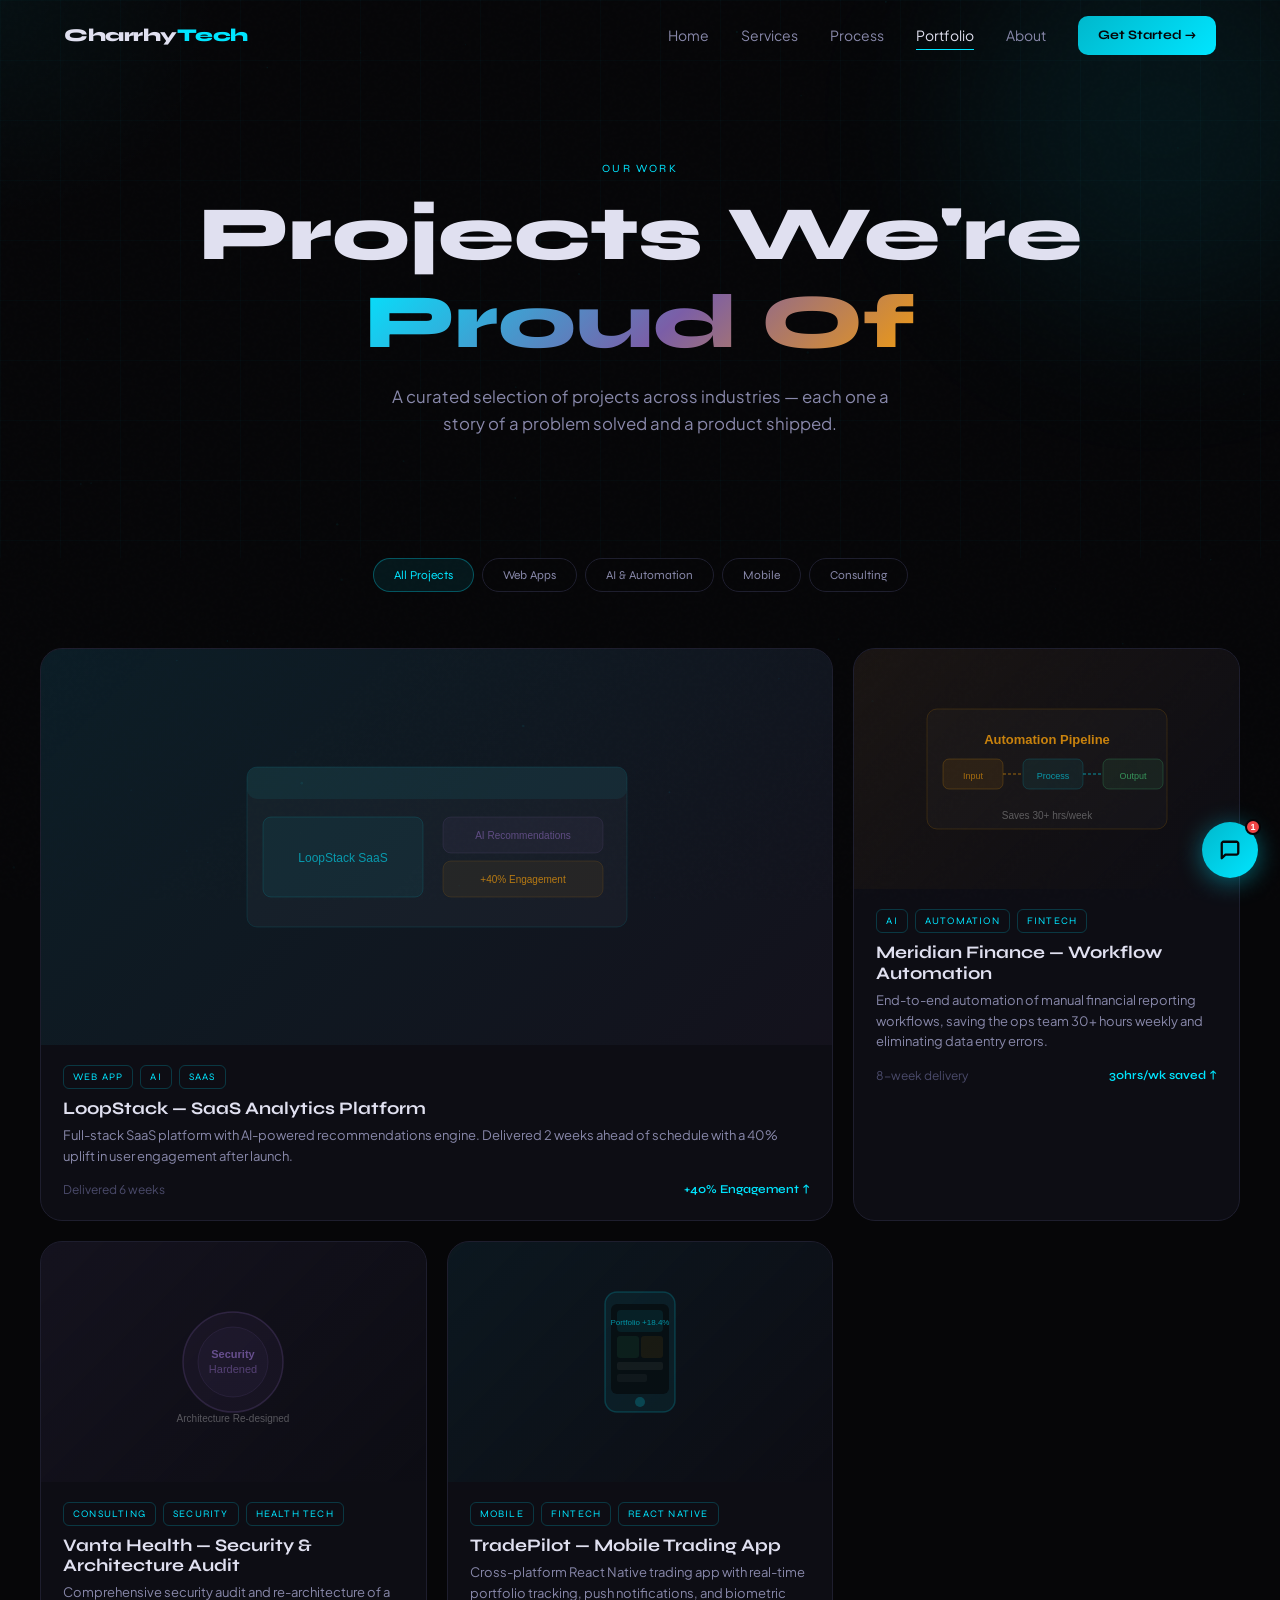
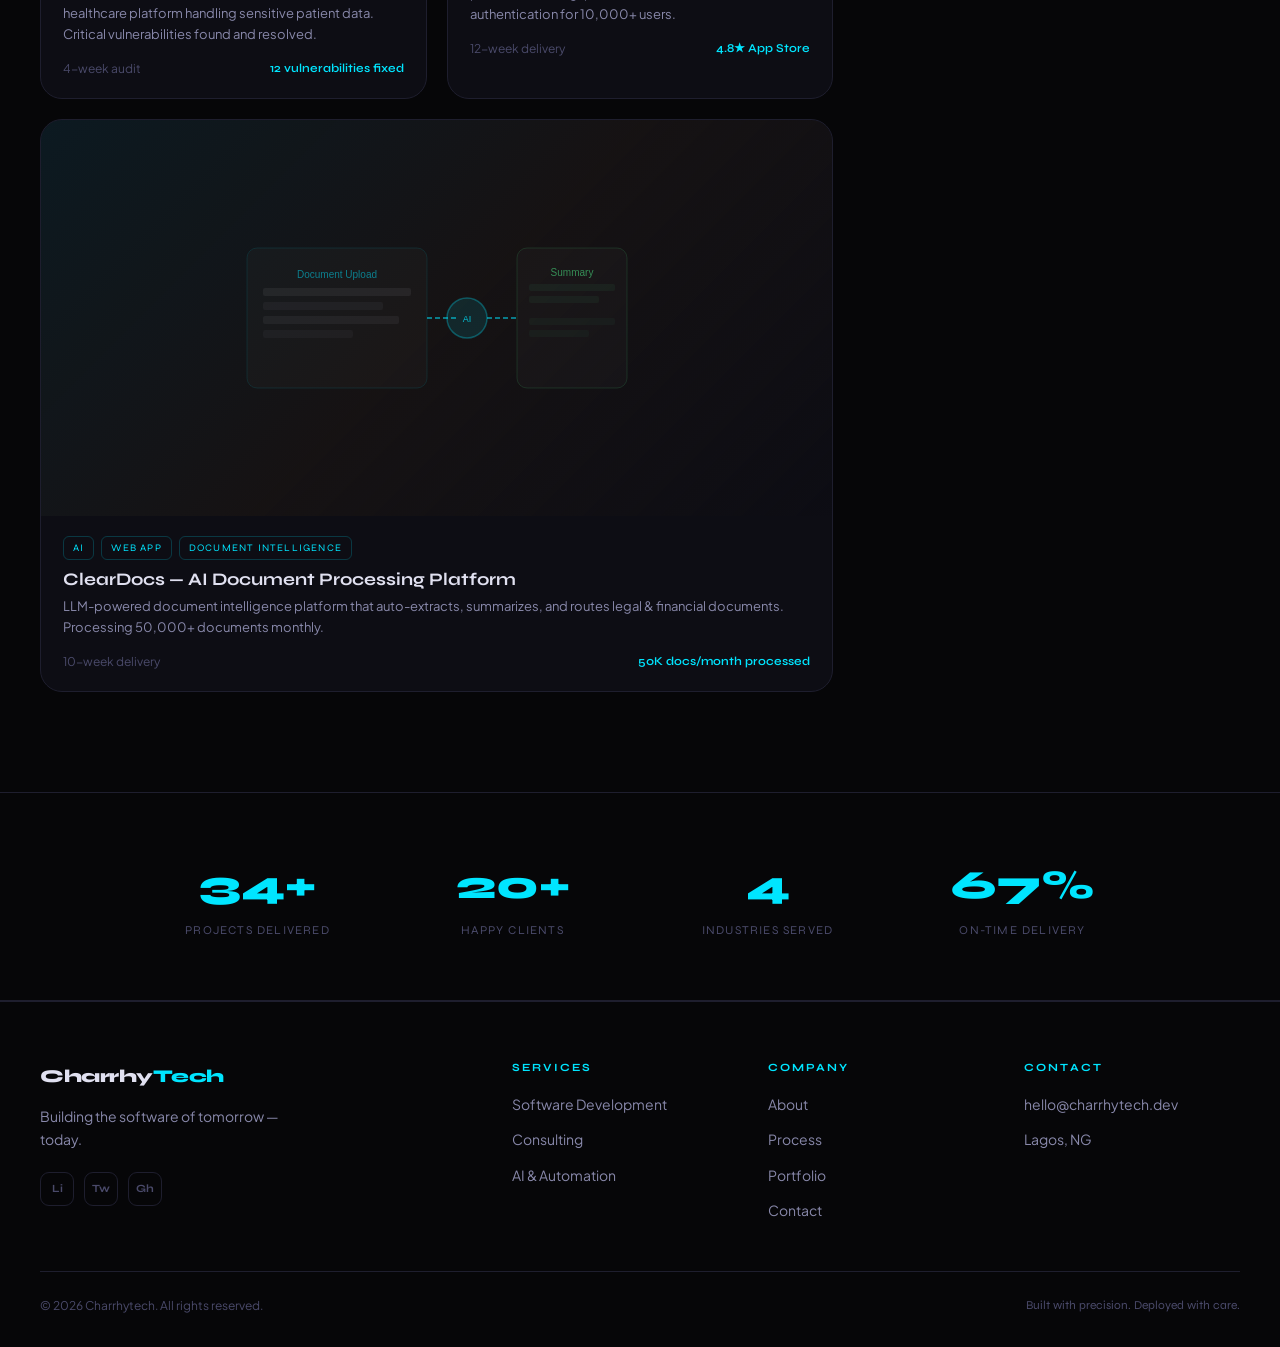
<file: portfolio.html>
<!DOCTYPE html>
<html lang="en">

<head>
    <meta charset="UTF-8" />
    <meta name="viewport" content="width=device-width, initial-scale=1.0" />
    <title>Portfolio — Charrhytech</title>
    <link rel="stylesheet" href="css/style.css" />
    <style>
        .port-hero {
            padding: 160px 24px 80px;
            text-align: center;
            position: relative;
            overflow: hidden;
        }

        .port-hero h1 {
            font-size: clamp(2.8rem, 6vw, 5rem);
            font-weight: 800;
            margin-bottom: 18px;
        }

        /* Filters */
        .port-filters {
            display: flex;
            justify-content: center;
            gap: 8px;
            flex-wrap: wrap;
            margin-bottom: 56px;
            padding: 0 24px;
        }

        .filter-btn {
            padding: 9px 20px;
            border-radius: 99px;
            border: 1px solid var(--border);
            background: transparent;
            color: var(--soft);
            font-family: var(--font-display);
            font-size: 12px;
            cursor: pointer;
            transition: all 0.3s;
        }

        .filter-btn.active,
        .filter-btn:hover {
            background: rgba(0, 229, 255, 0.08);
            border-color: rgba(0, 229, 255, 0.3);
            color: var(--cyan);
        }

        /* Grid */
        .port-section {
            padding: 0 24px 100px;
        }

        .port-inner {
            max-width: 1200px;
            margin: 0 auto;
        }

        .port-grid {
            display: grid;
            grid-template-columns: repeat(3, 1fr);
            gap: 20px;
        }

        .port-card {
            border-radius: 22px;
            overflow: hidden;
            border: 1px solid var(--border);
            background: var(--surface);
            transition: all 0.4s cubic-bezier(0.22, 1, 0.36, 1);
            cursor: pointer;
        }

        .port-card:hover {
            border-color: rgba(0, 229, 255, 0.28);
            transform: translateY(-8px);
            box-shadow: 0 20px 50px rgba(0, 0, 0, 0.5), 0 0 30px rgba(0, 229, 255, 0.07);
        }

        .port-thumb {
            aspect-ratio: 16/10;
            position: relative;
            overflow: hidden;
            display: flex;
            align-items: center;
            justify-content: center;
        }

        .port-thumb-inner {
            width: 100%;
            height: 100%;
            display: flex;
            align-items: center;
            justify-content: center;
            position: relative;
        }

        .port-overlay {
            position: absolute;
            inset: 0;
            background: rgba(6, 6, 8, 0.7);
            opacity: 0;
            transition: opacity 0.3s;
            display: flex;
            align-items: center;
            justify-content: center;
        }

        .port-card:hover .port-overlay {
            opacity: 1;
        }

        .port-view-btn {
            padding: 10px 22px;
            background: var(--cyan);
            color: var(--void);
            border-radius: 12px;
            font-family: var(--font-display);
            font-weight: 700;
            font-size: 13px;
            transform: translateY(10px);
            transition: transform 0.3s;
        }

        .port-card:hover .port-view-btn {
            transform: translateY(0);
        }

        .port-info {
            padding: 20px 22px;
        }

        .port-cats {
            display: flex;
            gap: 7px;
            margin-bottom: 10px;
            flex-wrap: wrap;
        }

        .port-cat {
            font-size: 10px;
            font-family: var(--font-display);
            letter-spacing: 0.12em;
            text-transform: uppercase;
            color: var(--cyan);
            border: 1px solid rgba(0, 229, 255, 0.2);
            padding: 3px 9px;
            border-radius: 6px;
        }

        .port-info h3 {
            font-size: 1.1rem;
            font-weight: 700;
            margin-bottom: 6px;
        }

        .port-info p {
            font-size: 13px;
            color: var(--soft);
            line-height: 1.6;
            margin-bottom: 14px;
        }

        .port-meta {
            display: flex;
            align-items: center;
            justify-content: space-between;
            font-size: 12px;
            color: var(--muted);
        }

        .port-result {
            font-size: 12px;
            color: var(--cyan);
            font-family: var(--font-display);
            font-weight: 600;
        }

        /* Featured card */
        .port-card.featured {
            grid-column: span 2;
        }

        .port-card.featured .port-thumb {
            aspect-ratio: 2/1;
        }

        /* Stats row */
        .port-stats {
            padding: 60px 24px;
            border-top: 1px solid var(--border);
            border-bottom: 1px solid var(--border);
        }

        .port-stats-inner {
            max-width: 1000px;
            margin: 0 auto;
            display: grid;
            grid-template-columns: repeat(4, 1fr);
            gap: 20px;
            text-align: center;
        }

        .ps-num {
            font-family: var(--font-display);
            font-size: 2.5rem;
            font-weight: 800;
            color: var(--cyan);
        }

        .ps-label {
            font-size: 12px;
            color: var(--muted);
            margin-top: 4px;
            font-family: var(--font-display);
            text-transform: uppercase;
            letter-spacing: 0.1em;
        }

        @media (max-width: 900px) {
            .port-grid {
                grid-template-columns: 1fr;
            }

            .port-card.featured {
                grid-column: span 1;
            }

            .port-stats-inner {
                grid-template-columns: repeat(2, 1fr);
            }
        }

        @media (max-width: 480px) {
            .port-stats-inner {
                grid-template-columns: 1fr 1fr;
            }
        }
    </style>
</head>

<body>
    <div class="cursor-glow" id="cursor-glow"></div>
    <canvas id="canvas"></canvas>

    <!-- NAVBAR -->
    <nav id="navbar">
        <div class="nav-inner">
            <a href="index.html" class="nav-logo">
               <span class="nav-logo-text">Charrhy<span class="cyan-text">Tech</span></span>
            </a>
            <div class="nav-links">
                <a href="index.html" class="nav-link">Home</a>
                <a href="services.html" class="nav-link">Services</a>
                <a href="process.html" class="nav-link">Process</a>
                <a href="portfolio.html" class="nav-link active">Portfolio</a>
                <a href="about.html" class="nav-link">About</a>
                <a href="contact.html" class="btn-primary btn-sm">Get Started →</a>
            </div>
            <button class="hamburger" id="hamburger"><span></span><span></span><span></span></button>
        </div>
        <div id="mobile-menu">
            <a href="index.html" class="mobile-link">Home</a>
            <a href="services.html" class="mobile-link">Services</a>
            <a href="process.html" class="mobile-link">Process</a>
            <a href="portfolio.html" class="mobile-link active">Portfolio</a>
            <a href="about.html" class="mobile-link">About</a>
            <a href="contact.html" class="mobile-link btn-primary btn-sm" style="text-align:center;margin-top:6px;">Get
                Started →</a>
        </div>
    </nav>

    <!-- HERO -->
    <div class="port-hero grid-bg">
        <div class="orb orb-cyan" style="width:400px;height:400px;top:-80px;right:-80px;"></div>
        <div style="position:relative;z-index:2;">
            <div class="section-tag" style="margin-bottom:12px;">Our Work</div>
            <h1>Projects We're <span class="gradient-text" style="-webkit-text-fill-color:transparent">Proud Of</span>
            </h1>
            <p style="color:var(--soft);font-size:1.05rem;max-width:500px;margin:0 auto 40px;">A curated selection of
                projects across industries — each one a story of a problem solved and a product shipped.</p>
        </div>
    </div>

    <!-- FILTERS -->
    <div class="port-filters">
        <button class="filter-btn active" data-filter="all">All Projects</button>
        <button class="filter-btn" data-filter="web">Web Apps</button>
        <button class="filter-btn" data-filter="ai">AI & Automation</button>
        <button class="filter-btn" data-filter="mobile">Mobile</button>
        <button class="filter-btn" data-filter="consulting">Consulting</button>
    </div>

    <!-- PORTFOLIO GRID -->
    <section class="port-section">
        <div class="port-inner">
            <div class="port-grid">

                <!-- Featured: LoopStack -->
                <div class="port-card featured reveal d1" data-cat="web ai">
                    <div class="port-thumb"
                        style="background:linear-gradient(135deg,rgba(0,229,255,0.08),rgba(123,94,167,0.06));">
                        <div class="port-thumb-inner">
                            <svg width="420" height="200" viewBox="0 0 420 200" fill="none">
                                <rect x="20" y="20" width="380" height="160" rx="10" fill="rgba(255,255,255,0.03)"
                                    stroke="rgba(0,229,255,0.1)" stroke-width="1" />
                                <rect x="20" y="20" width="380" height="32" rx="10" fill="rgba(0,229,255,0.06)" />
                                <rect x="36" y="70" width="160" height="80" rx="8" fill="rgba(0,229,255,0.05)"
                                    stroke="rgba(0,229,255,0.12)" stroke-width="1" />
                                <rect x="216" y="70" width="160" height="36" rx="8" fill="rgba(123,94,167,0.08)"
                                    stroke="rgba(123,94,167,0.15)" stroke-width="1" />
                                <rect x="216" y="114" width="160" height="36" rx="8" fill="rgba(245,158,11,0.06)"
                                    stroke="rgba(245,158,11,0.12)" stroke-width="1" />
                                <text x="116" y="115" fill="rgba(0,229,255,0.6)" font-size="12" text-anchor="middle"
                                    font-family="sans-serif">LoopStack SaaS</text>
                                <text x="296" y="92" fill="rgba(123,94,167,0.7)" font-size="10" text-anchor="middle"
                                    font-family="sans-serif">AI Recommendations</text>
                                <text x="296" y="136" fill="rgba(245,158,11,0.7)" font-size="10" text-anchor="middle"
                                    font-family="sans-serif">+40% Engagement</text>
                            </svg>
                        </div>
                        <div class="port-overlay">
                            <div class="port-view-btn">View Case Study →</div>
                        </div>
                    </div>
                    <div class="port-info">
                        <div class="port-cats"><span class="port-cat">Web App</span><span
                                class="port-cat">AI</span><span class="port-cat">SaaS</span></div>
                        <h3>LoopStack — SaaS Analytics Platform</h3>
                        <p>Full-stack SaaS platform with AI-powered recommendations engine. Delivered 2 weeks ahead of
                            schedule with a 40% uplift in user engagement after launch.</p>
                        <div class="port-meta"><span>Delivered 6 weeks</span><span class="port-result">+40% Engagement
                                ↑</span></div>
                    </div>
                </div>

                <!-- Meridian Finance -->
                <div class="port-card reveal d2" data-cat="ai">
                    <div class="port-thumb"
                        style="background:linear-gradient(135deg,rgba(245,158,11,0.06),rgba(13,13,20,0.9));">
                        <div class="port-thumb-inner">
                            <svg width="280" height="160" viewBox="0 0 280 160" fill="none">
                                <rect x="20" y="20" width="240" height="120" rx="10" fill="rgba(255,255,255,0.02)"
                                    stroke="rgba(245,158,11,0.15)" stroke-width="1" />
                                <text x="140" y="55" fill="rgba(245,158,11,0.8)" font-size="13" text-anchor="middle"
                                    font-family="sans-serif" font-weight="bold">Automation Pipeline</text>
                                <rect x="36" y="70" width="60" height="30" rx="6" fill="rgba(245,158,11,0.08)"
                                    stroke="rgba(245,158,11,0.2)" stroke-width="1" />
                                <text x="66" y="90" fill="rgba(245,158,11,0.6)" font-size="9" text-anchor="middle"
                                    font-family="sans-serif">Input</text>
                                <path d="M96 85H116" stroke="rgba(245,158,11,0.4)" stroke-width="1.5"
                                    stroke-dasharray="3,2" />
                                <rect x="116" y="70" width="60" height="30" rx="6" fill="rgba(0,229,255,0.06)"
                                    stroke="rgba(0,229,255,0.15)" stroke-width="1" />
                                <text x="146" y="90" fill="rgba(0,229,255,0.6)" font-size="9" text-anchor="middle"
                                    font-family="sans-serif">Process</text>
                                <path d="M176 85H196" stroke="rgba(0,229,255,0.4)" stroke-width="1.5"
                                    stroke-dasharray="3,2" />
                                <rect x="196" y="70" width="60" height="30" rx="6" fill="rgba(74,222,128,0.07)"
                                    stroke="rgba(74,222,128,0.2)" stroke-width="1" />
                                <text x="226" y="90" fill="rgba(74,222,128,0.6)" font-size="9" text-anchor="middle"
                                    font-family="sans-serif">Output</text>
                                <text x="140" y="130" fill="rgba(255,255,255,0.3)" font-size="10" text-anchor="middle"
                                    font-family="sans-serif">Saves 30+ hrs/week</text>
                            </svg>
                        </div>
                        <div class="port-overlay">
                            <div class="port-view-btn">View Case Study →</div>
                        </div>
                    </div>
                    <div class="port-info">
                        <div class="port-cats"><span class="port-cat">AI</span><span
                                class="port-cat">Automation</span><span class="port-cat">Fintech</span></div>
                        <h3>Meridian Finance — Workflow Automation</h3>
                        <p>End-to-end automation of manual financial reporting workflows, saving the ops team 30+ hours
                            weekly and eliminating data entry errors.</p>
                        <div class="port-meta"><span>8-week delivery</span><span class="port-result">30hrs/wk saved
                                ↑</span></div>
                    </div>
                </div>

                <!-- Vanta Health -->
                <div class="port-card reveal d1" data-cat="consulting">
                    <div class="port-thumb"
                        style="background:linear-gradient(135deg,rgba(123,94,167,0.07),rgba(13,13,20,0.9));">
                        <div class="port-thumb-inner">
                            <svg width="280" height="160" viewBox="0 0 280 160" fill="none">
                                <circle cx="140" cy="80" r="50" fill="rgba(123,94,167,0.07)"
                                    stroke="rgba(123,94,167,0.25)" stroke-width="1.5" />
                                <circle cx="140" cy="80" r="35" fill="rgba(123,94,167,0.05)"
                                    stroke="rgba(123,94,167,0.15)" stroke-width="1" />
                                <text x="140" y="76" fill="rgba(123,94,167,0.8)" font-size="11" text-anchor="middle"
                                    font-family="sans-serif" font-weight="bold">Security</text>
                                <text x="140" y="91" fill="rgba(123,94,167,0.6)" font-size="11" text-anchor="middle"
                                    font-family="sans-serif">Hardened</text>
                                <text x="140" y="140" fill="rgba(255,255,255,0.3)" font-size="10" text-anchor="middle"
                                    font-family="sans-serif">Architecture Re-designed</text>
                            </svg>
                        </div>
                        <div class="port-overlay">
                            <div class="port-view-btn">View Case Study →</div>
                        </div>
                    </div>
                    <div class="port-info">
                        <div class="port-cats"><span class="port-cat">Consulting</span><span
                                class="port-cat">Security</span><span class="port-cat">Health Tech</span></div>
                        <h3>Vanta Health — Security & Architecture Audit</h3>
                        <p>Comprehensive security audit and re-architecture of a healthcare platform handling sensitive
                            patient data. Critical vulnerabilities found and resolved.</p>
                        <div class="port-meta"><span>4-week audit</span><span class="port-result">12 vulnerabilities
                                fixed</span></div>
                    </div>
                </div>

                <!-- TradePilot Mobile -->
                <div class="port-card reveal d2" data-cat="mobile">
                    <div class="port-thumb"
                        style="background:linear-gradient(135deg,rgba(0,229,255,0.05),rgba(13,13,20,0.9));">
                        <div class="port-thumb-inner">
                            <svg width="240" height="160" viewBox="0 0 240 160" fill="none">
                                <rect x="85" y="10" width="70" height="120" rx="12" fill="rgba(0,229,255,0.06)"
                                    stroke="rgba(0,229,255,0.18)" stroke-width="1.5" />
                                <rect x="91" y="22" width="58" height="90" rx="6" fill="rgba(6,6,8,0.6)" />
                                <rect x="97" y="28" width="46" height="22" rx="4" fill="rgba(0,229,255,0.08)" />
                                <text x="120" y="43" fill="rgba(0,229,255,0.6)" font-size="8" text-anchor="middle"
                                    font-family="sans-serif">Portfolio +18.4%</text>
                                <rect x="97" y="54" width="22" height="22" rx="3" fill="rgba(74,222,128,0.08)" />
                                <rect x="121" y="54" width="22" height="22" rx="3" fill="rgba(245,158,11,0.08)" />
                                <rect x="97" y="80" width="46" height="8" rx="2" fill="rgba(255,255,255,0.05)" />
                                <rect x="97" y="92" width="30" height="8" rx="2" fill="rgba(255,255,255,0.04)" />
                                <circle cx="120" cy="120" r="5" fill="rgba(0,229,255,0.2)" />
                            </svg>
                        </div>
                        <div class="port-overlay">
                            <div class="port-view-btn">View Case Study →</div>
                        </div>
                    </div>
                    <div class="port-info">
                        <div class="port-cats"><span class="port-cat">Mobile</span><span
                                class="port-cat">Fintech</span><span class="port-cat">React Native</span></div>
                        <h3>TradePilot — Mobile Trading App</h3>
                        <p>Cross-platform React Native trading app with real-time portfolio tracking, push
                            notifications, and biometric authentication for 10,000+ users.</p>
                        <div class="port-meta"><span>12-week delivery</span><span class="port-result">4.8★ App
                                Store</span></div>
                    </div>
                </div>

                <!-- Featured: ClearDocs -->
                <div class="port-card featured reveal d3" data-cat="ai web">
                    <div class="port-thumb"
                        style="background:linear-gradient(135deg,rgba(0,229,255,0.06),rgba(245,158,11,0.04),rgba(13,13,20,0.9));">
                        <div class="port-thumb-inner">
                            <svg width="420" height="200" viewBox="0 0 420 200" fill="none">
                                <rect x="20" y="30" width="180" height="140" rx="10" fill="rgba(255,255,255,0.02)"
                                    stroke="rgba(0,229,255,0.1)" stroke-width="1" />
                                <text x="110" y="60" fill="rgba(0,229,255,0.5)" font-size="10" text-anchor="middle"
                                    font-family="sans-serif">Document Upload</text>
                                <rect x="36" y="70" width="148" height="8" rx="2" fill="rgba(255,255,255,0.06)" />
                                <rect x="36" y="84" width="120" height="8" rx="2" fill="rgba(255,255,255,0.04)" />
                                <rect x="36" y="98" width="136" height="8" rx="2" fill="rgba(255,255,255,0.05)" />
                                <rect x="36" y="112" width="90" height="8" rx="2" fill="rgba(255,255,255,0.03)" />
                                <path d="M200 100H230" stroke="rgba(0,229,255,0.5)" stroke-width="2"
                                    stroke-dasharray="5,3" />
                                <circle cx="240" cy="100" r="20" fill="rgba(0,229,255,0.1)" stroke="rgba(0,229,255,0.3)"
                                    stroke-width="1.5" />
                                <text x="240" y="104" fill="rgba(0,229,255,0.8)" font-size="9" text-anchor="middle"
                                    font-family="sans-serif">AI</text>
                                <path d="M260 100H290" stroke="rgba(0,229,255,0.5)" stroke-width="2"
                                    stroke-dasharray="5,3" />
                                <rect x="290" y="30" width="110" height="140" rx="10" fill="rgba(255,255,255,0.02)"
                                    stroke="rgba(74,222,128,0.15)" stroke-width="1" />
                                <text x="345" y="58" fill="rgba(74,222,128,0.6)" font-size="10" text-anchor="middle"
                                    font-family="sans-serif">Summary</text>
                                <rect x="302" y="66" width="86" height="7" rx="2" fill="rgba(74,222,128,0.06)" />
                                <rect x="302" y="78" width="70" height="7" rx="2" fill="rgba(74,222,128,0.05)" />
                                <rect x="302" y="100" width="86" height="7" rx="2" fill="rgba(74,222,128,0.04)" />
                                <rect x="302" y="112" width="60" height="7" rx="2" fill="rgba(74,222,128,0.04)" />
                            </svg>
                        </div>
                        <div class="port-overlay">
                            <div class="port-view-btn">View Case Study →</div>
                        </div>
                    </div>
                    <div class="port-info">
                        <div class="port-cats"><span class="port-cat">AI</span><span class="port-cat">Web
                                App</span><span class="port-cat">Document Intelligence</span></div>
                        <h3>ClearDocs — AI Document Processing Platform</h3>
                        <p>LLM-powered document intelligence platform that auto-extracts, summarizes, and routes legal &
                            financial documents. Processing 50,000+ documents monthly.</p>
                        <div class="port-meta"><span>10-week delivery</span><span class="port-result">50K docs/month
                                processed</span></div>
                    </div>
                </div>

            </div>
        </div>
    </section>

    <!-- STATS -->
    <div class="port-stats">
        <div class="port-stats-inner">
            <div class="reveal d1">
                <div class="ps-num" data-counter data-target="50" data-suffix="+">50+</div>
                <div class="ps-label">Projects Delivered</div>
            </div>
            <div class="reveal d2">
                <div class="ps-num" data-counter data-target="30" data-suffix="+">30+</div>
                <div class="ps-label">Happy Clients</div>
            </div>
            <div class="reveal d3">
                <div class="ps-num" data-counter data-target="7" data-suffix="">7</div>
                <div class="ps-label">Industries Served</div>
            </div>
            <div class="reveal d4">
                <div class="ps-num" data-counter data-target="98" data-suffix="%">98%</div>
                <div class="ps-label">On-Time Delivery</div>
            </div>
        </div>
    </div>

    <!-- FOOTER -->
    <footer>
        <div class="footer-inner">
            <div class="footer-grid">
                <div class="footer-brand"><a href="index.html" class="nav-logo">
                        <span class="nav-logo-text">Charrhy<span class="cyan-text">Tech</span></span>
                    </a>
                    <p>Building the software of tomorrow — today.</p>
                    <div class="footer-socials"><a href="#" class="social-btn">Li</a><a href="#"
                            class="social-btn">Tw</a><a href="#" class="social-btn">Gh</a></div>
                </div>
                <div class="footer-col">
                    <h5>Services</h5>
                    <ul>
                        <li><a href="services.html#dev">Software Development</a></li>
                        <li><a href="services.html#consulting">Consulting</a></li>
                        <li><a href="services.html#ai">AI & Automation</a></li>
                    </ul>
                </div>
                <div class="footer-col">
                    <h5>Company</h5>
                    <ul>
                        <li><a href="about.html">About</a></li>
                        <li><a href="process.html">Process</a></li>
                        <li><a href="portfolio.html">Portfolio</a></li>
                        <li><a href="contact.html">Contact</a></li>
                    </ul>
                </div>
                <div class="footer-col">
                    <h5>Contact</h5>
                    <ul>
                        <li><a href="mailto:hello@charrhytech.dev">hello@charrhytech.dev</a></li>
                        <li><a href="#">Lagos, NG</a></li>
                    </ul>
                </div>
            </div>
            <div class="footer-bottom"><span>© 2026 Charrhytech. All rights reserved.</span><span
                    style="font-family:var(--font-display)">Built with precision. Deployed with care.</span></div>
        </div>
    </footer>

    <button id="chat-toggle" aria-label="Chat"><svg id="chat-icon-open" width="22" height="22" viewBox="0 0 24 24"
            fill="none">
            <path
                d="M21 15C21 15.53 20.79 16.04 20.41 16.41C20.04 16.79 19.53 17 19 17H7L3 21V5C3 4.47 3.21 3.96 3.59 3.59C3.96 3.21 4.47 3 5 3H19C19.53 3 20.04 3.21 20.41 3.59C20.79 3.96 21 4.47 21 5V15Z"
                stroke="#060608" stroke-width="2.5" stroke-linecap="round" stroke-linejoin="round" />
        </svg><svg id="chat-icon-close" width="20" height="20" viewBox="0 0 24 24" fill="none" style="display:none">
            <path d="M18 6L6 18M6 6L18 18" stroke="#060608" stroke-width="2.5" stroke-linecap="round" />
        </svg>
        <div class="chat-badge">1</div>
    </button>
    <div id="chatbot-wrap">
        <div class="chat-header">
            <div style="display:flex;align-items:center;gap:12px;">
                <div class="chat-avatar"><svg width="16" height="16" viewBox="0 0 24 24" fill="none">
                        <circle cx="12" cy="12" r="4" fill="white" />
                        <path d="M12 2V6M12 18V22M2 12H6M18 12H22" stroke="white" stroke-width="2"
                            stroke-linecap="round" opacity="0.5" />
                    </svg></div>
                <div>
                    <div style="font-family:var(--font-display);font-weight:700;font-size:14px;">Charrhytech AI</div>
                    <div
                        style="display:flex;align-items:center;gap:6px;font-size:12px;color:var(--soft);margin-top:2px;">
                        <span
                            style="width:6px;height:6px;background:#4ade80;border-radius:50%;display:block;"></span>Online
                    </div>
                </div>
            </div>
        </div>
        <div id="chat-msgs"></div>
        <div class="chat-footer">
            <div style="display:flex;gap:8px;"><textarea id="chat-input" rows="1"
                    placeholder="Questions about our work?"></textarea><button id="chat-send">Send</button></div>
        </div>
    </div>

    <script src="js/main.js"></script>
    <script>
        // Portfolio filter
        document.querySelectorAll('.filter-btn').forEach(btn => {
            btn.addEventListener('click', function () {
                document.querySelectorAll('.filter-btn').forEach(b => b.classList.remove('active'));
                this.classList.add('active');
                const filter = this.dataset.filter;
                document.querySelectorAll('.port-card').forEach(card => {
                    const cats = card.dataset.cat || '';
                    const show = filter === 'all' || cats.includes(filter);
                    card.style.opacity = show ? '1' : '0.25';
                    card.style.pointerEvents = show ? 'auto' : 'none';
                    card.style.transform = show ? '' : 'scale(0.97)';
                });
            });
        });
    </script>
</body>

</html>
</file>
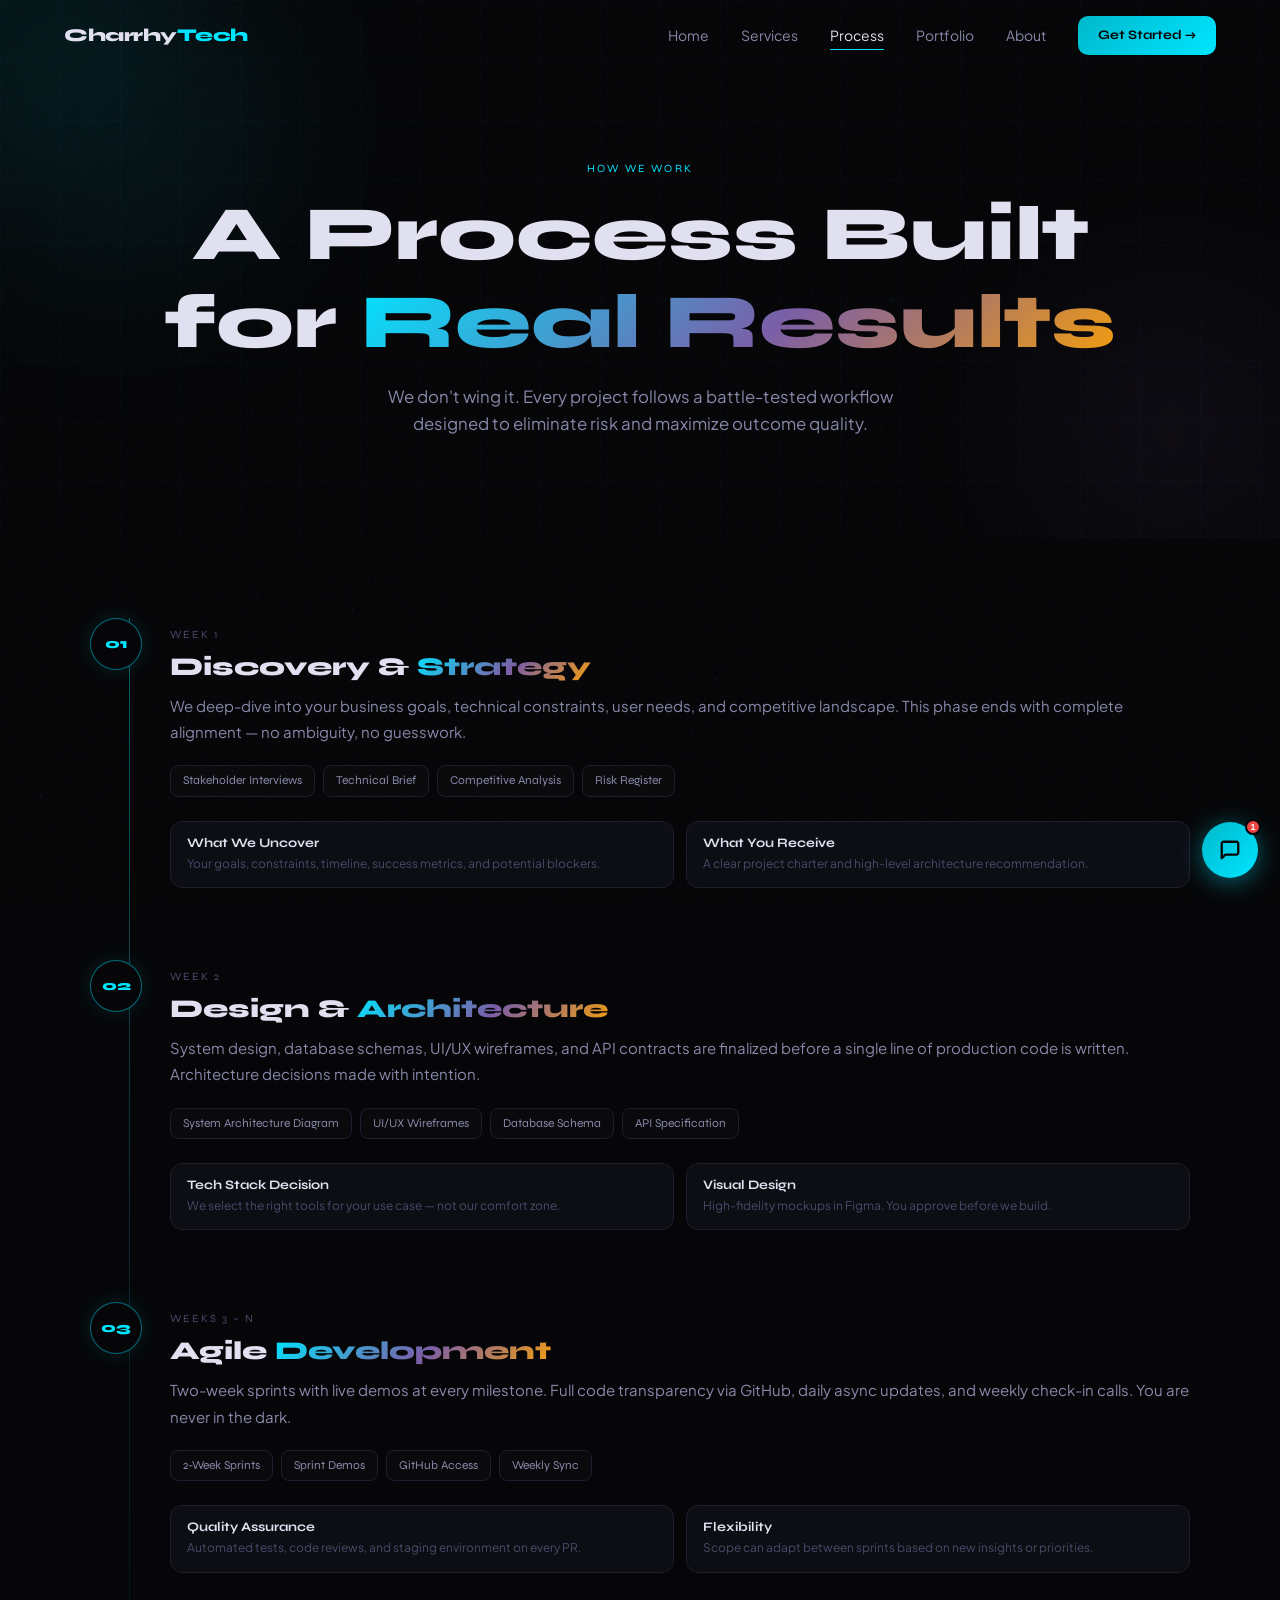
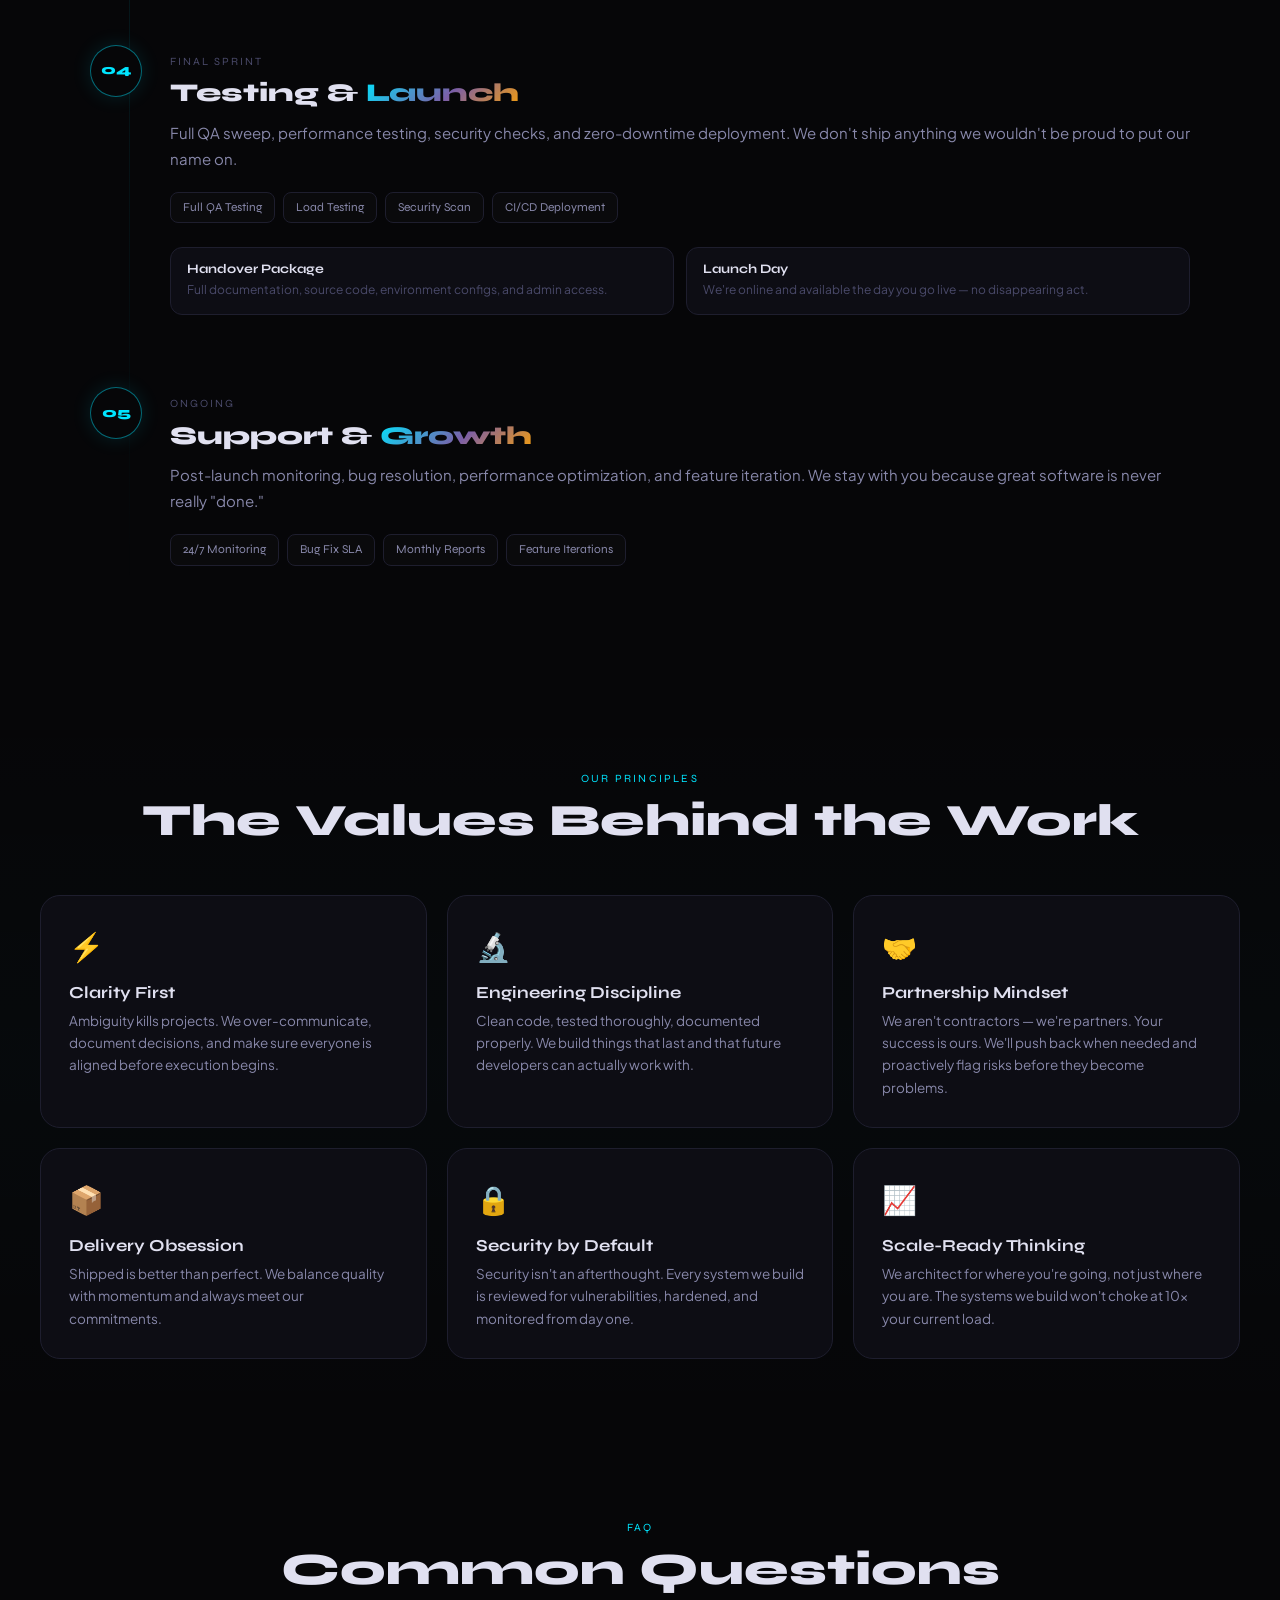
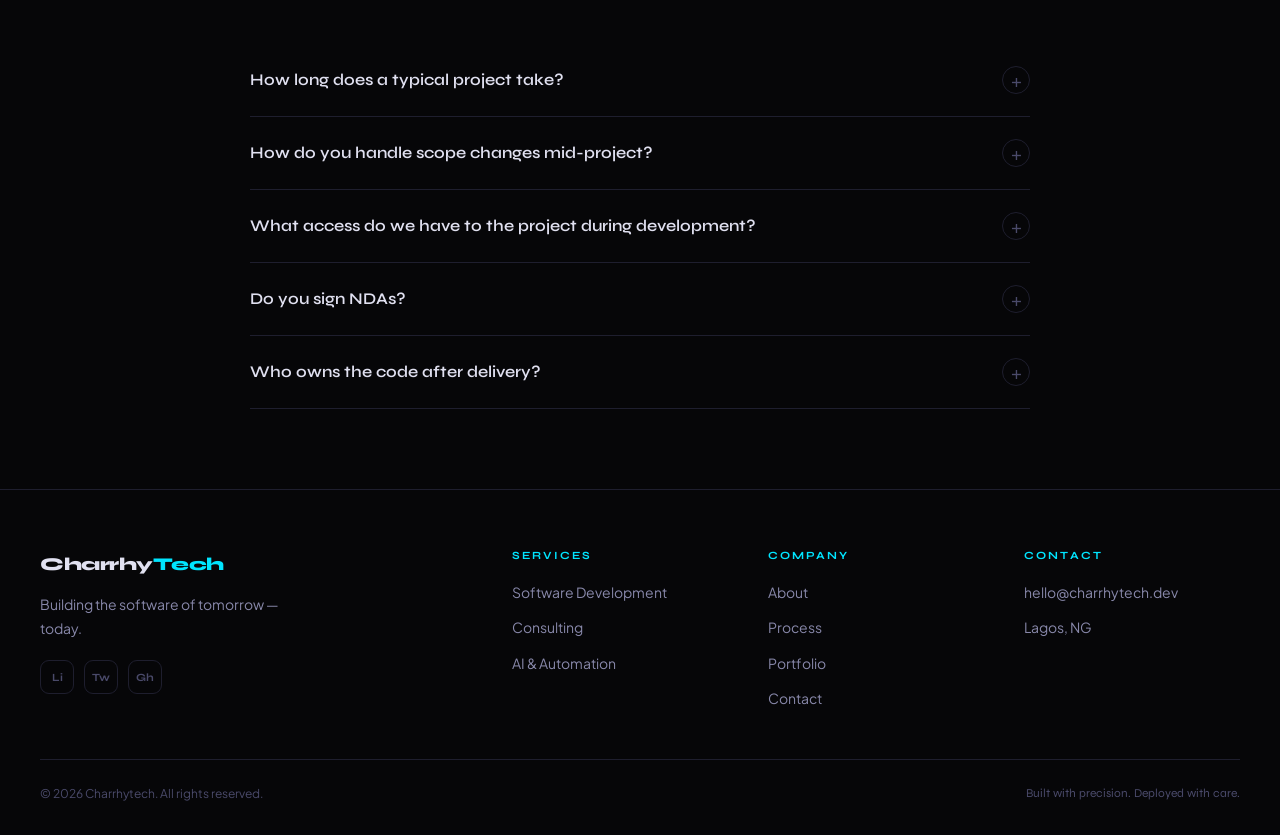
<file: process.html>
<!DOCTYPE html>
<html lang="en">

<head>
    <meta charset="UTF-8" />
    <meta name="viewport" content="width=device-width, initial-scale=1.0" />
    <title>Our Process — Charrhytech</title>
    <link rel="stylesheet" href="css/style.css" />
    <style>
        /* ── Hero ── */
        .proc-hero {
            padding: 160px 24px 100px;
            text-align: center;
            position: relative;
            overflow: hidden;
        }

        .proc-hero h1 {
            font-size: clamp(2.8rem, 6vw, 5rem);
            font-weight: 800;
            margin-bottom: 18px;
        }

        .proc-hero p {
            color: var(--soft);
            font-size: 1.05rem;
            max-width: 520px;
            margin: 0 auto;
        }

        /* ── Main process ── */
        .proc-section {
            padding: 80px 24px 100px;
        }

        .proc-inner {
            max-width: 1100px;
            margin: 0 auto;
        }

        .proc-timeline {
            position: relative;
        }

        .proc-timeline::before {
            content: '';
            position: absolute;
            left: 39px;
            top: 0;
            bottom: 0;
            width: 1px;
            background: linear-gradient(to bottom, rgba(0, 229, 255, 0.4), rgba(0, 229, 255, 0.1), transparent);
        }

        .proc-step {
            display: flex;
            gap: 28px;
            margin-bottom: 72px;
            position: relative;
        }

        .proc-step:last-child {
            margin-bottom: 0;
        }

        .proc-step-left {
            flex-shrink: 0;
            display: flex;
            flex-direction: column;
            align-items: center;
        }

        .proc-step-num {
            width: 52px;
            height: 52px;
            border-radius: 50%;
            border: 1.5px solid rgba(0, 229, 255, 0.45);
            background: var(--void);
            display: flex;
            align-items: center;
            justify-content: center;
            font-family: var(--font-display);
            font-weight: 800;
            font-size: 14px;
            color: var(--cyan);
            position: relative;
            z-index: 2;
            flex-shrink: 0;
            box-shadow: 0 0 20px rgba(0, 229, 255, 0.12);
        }

        .proc-step-content {
            flex: 1;
            padding-top: 8px;
        }

        .proc-phase {
            font-family: var(--font-display);
            font-size: 11px;
            letter-spacing: 0.18em;
            color: var(--muted);
            text-transform: uppercase;
            margin-bottom: 8px;
        }

        .proc-step h3 {
            font-size: 1.6rem;
            font-weight: 800;
            margin-bottom: 12px;
        }

        .proc-step>.proc-step-content>p {
            color: var(--soft);
            font-size: 15px;
            line-height: 1.75;
            margin-bottom: 20px;
        }

        .proc-deliverables {
            display: flex;
            flex-wrap: wrap;
            gap: 8px;
            margin-bottom: 24px;
        }

        .proc-del {
            font-size: 12px;
            padding: 5px 12px;
            border-radius: 8px;
            border: 1px solid var(--border);
            color: var(--soft);
            font-family: var(--font-display);
            background: rgba(255, 255, 255, 0.02);
        }

        .proc-detail-grid {
            display: grid;
            grid-template-columns: repeat(2, 1fr);
            gap: 12px;
        }

        .proc-detail {
            border: 1px solid var(--border);
            border-radius: 12px;
            padding: 14px 16px;
            background: var(--surface);
        }

        .proc-detail h5 {
            font-size: 13px;
            font-weight: 700;
            margin-bottom: 4px;
            color: var(--text);
        }

        .proc-detail p {
            font-size: 12px;
            color: var(--muted);
            line-height: 1.55;
        }

        /* ── Principles ── */
        .principles {
            padding: 80px 24px;
            background: linear-gradient(to bottom, transparent, rgba(0, 229, 255, 0.015), transparent);
        }

        .principles-inner {
            max-width: 1200px;
            margin: 0 auto;
        }

        .principles-grid {
            display: grid;
            grid-template-columns: repeat(3, 1fr);
            gap: 20px;
            margin-top: 48px;
        }

        .principle-card {
            border-radius: 20px;
            padding: 28px;
            border: 1px solid var(--border);
            background: var(--surface);
            transition: all 0.35s;
        }

        .principle-card:hover {
            border-color: rgba(0, 229, 255, 0.2);
            transform: translateY(-4px);
        }

        .principle-icon {
            font-size: 28px;
            margin-bottom: 14px;
        }

        .principle-card h4 {
            font-size: 1.05rem;
            font-weight: 700;
            margin-bottom: 8px;
        }

        .principle-card p {
            font-size: 13.5px;
            color: var(--soft);
            line-height: 1.65;
        }

        /* ── FAQ ── */
        .faq {
            padding: 80px 24px;
        }

        .faq-inner {
            max-width: 780px;
            margin: 0 auto;
        }

        .faq-item {
            border-bottom: 1px solid var(--border);
        }

        .faq-q {
            display: flex;
            align-items: center;
            justify-content: space-between;
            padding: 22px 0;
            cursor: pointer;
            gap: 16px;
        }

        .faq-q h4 {
            font-size: 1.02rem;
            font-weight: 600;
            color: var(--text);
            transition: color 0.2s;
        }

        .faq-q:hover h4 {
            color: var(--cyan);
        }

        .faq-icon {
            width: 28px;
            height: 28px;
            border-radius: 50%;
            border: 1px solid var(--border);
            display: flex;
            align-items: center;
            justify-content: center;
            color: var(--muted);
            font-size: 18px;
            flex-shrink: 0;
            transition: all 0.3s;
        }

        .faq-item.open .faq-icon {
            transform: rotate(45deg);
            border-color: rgba(0, 229, 255, 0.3);
            color: var(--cyan);
        }

        .faq-a {
            max-height: 0;
            overflow: hidden;
            transition: max-height 0.4s ease, padding 0.3s;
        }

        .faq-a p {
            color: var(--soft);
            font-size: 14.5px;
            line-height: 1.75;
            padding-bottom: 20px;
        }

        .faq-item.open .faq-a {
            max-height: 300px;
        }

        @media (max-width: 768px) {
            .proc-timeline::before {
                left: 25px;
            }

            .proc-step-num {
                width: 36px;
                height: 36px;
                font-size: 12px;
            }

            .proc-detail-grid {
                grid-template-columns: 1fr;
            }

            .principles-grid {
                grid-template-columns: 1fr;
            }
        }
    </style>
</head>

<body>
    <div class="cursor-glow" id="cursor-glow"></div>
    <canvas id="canvas"></canvas>

    <!-- NAVBAR -->
    <nav id="navbar">
        <div class="nav-inner">
            <a href="index.html" class="nav-logo">
                <span class="nav-logo-text">Charrhy<span class="cyan-text">Tech</span></span>
            </a>
            <div class="nav-links">
                <a href="index.html" class="nav-link">Home</a>
                <a href="services.html" class="nav-link">Services</a>
                <a href="process.html" class="nav-link active">Process</a>
                <a href="portfolio.html" class="nav-link">Portfolio</a>
                <a href="about.html" class="nav-link">About</a>
                <a href="contact.html" class="btn-primary btn-sm">Get Started →</a>
            </div>
            <button class="hamburger" id="hamburger"><span></span><span></span><span></span></button>
        </div>
        <div id="mobile-menu">
            <a href="index.html" class="mobile-link">Home</a>
            <a href="services.html" class="mobile-link">Services</a>
            <a href="process.html" class="mobile-link active">Process</a>
            <a href="portfolio.html" class="mobile-link">Portfolio</a>
            <a href="about.html" class="mobile-link">About</a>
            <a href="contact.html" class="mobile-link btn-primary btn-sm" style="text-align:center;margin-top:6px;">Get
                Started →</a>
        </div>
    </nav>

    <!-- HERO -->
    <div class="proc-hero grid-bg">
        <div class="orb orb-cyan" style="width:350px;height:350px;top:-60px;left:-60px;"></div>
        <div class="orb orb-violet" style="width:300px;height:300px;bottom:-40px;right:-40px;"></div>
        <div style="position:relative;z-index:2;">
            <div class="section-tag" style="margin-bottom:12px;">How We Work</div>
            <h1>A Process Built<br>for <span class="gradient-text" style="-webkit-text-fill-color:transparent">Real
                    Results</span></h1>
            <p>We don't wing it. Every project follows a battle-tested workflow designed to eliminate risk and maximize
                outcome quality.</p>
        </div>
    </div>

    <!-- PROCESS TIMELINE -->
    <section class="proc-section">
        <div class="proc-inner">
            <div class="proc-timeline">

                <div class="proc-step reveal">
                    <div class="proc-step-left">
                        <div class="proc-step-num">01</div>
                    </div>
                    <div class="proc-step-content">
                        <div class="proc-phase">Week 1</div>
                        <h3>Discovery & <span class="gradient-text"
                                style="-webkit-text-fill-color:transparent">Strategy</span></h3>
                        <p>We deep-dive into your business goals, technical constraints, user needs, and competitive
                            landscape. This phase ends with complete alignment — no ambiguity, no guesswork.</p>
                        <div class="proc-deliverables">
                            <span class="proc-del">Stakeholder Interviews</span>
                            <span class="proc-del">Technical Brief</span>
                            <span class="proc-del">Competitive Analysis</span>
                            <span class="proc-del">Risk Register</span>
                        </div>
                        <div class="proc-detail-grid">
                            <div class="proc-detail">
                                <h5>What We Uncover</h5>
                                <p>Your goals, constraints, timeline, success metrics, and potential blockers.</p>
                            </div>
                            <div class="proc-detail">
                                <h5>What You Receive</h5>
                                <p>A clear project charter and high-level architecture recommendation.</p>
                            </div>
                        </div>
                    </div>
                </div>

                <div class="proc-step reveal">
                    <div class="proc-step-left">
                        <div class="proc-step-num">02</div>
                    </div>
                    <div class="proc-step-content">
                        <div class="proc-phase">Week 2</div>
                        <h3>Design & <span class="gradient-text"
                                style="-webkit-text-fill-color:transparent">Architecture</span></h3>
                        <p>System design, database schemas, UI/UX wireframes, and API contracts are finalized before a
                            single line of production code is written. Architecture decisions made with intention.</p>
                        <div class="proc-deliverables">
                            <span class="proc-del">System Architecture Diagram</span>
                            <span class="proc-del">UI/UX Wireframes</span>
                            <span class="proc-del">Database Schema</span>
                            <span class="proc-del">API Specification</span>
                        </div>
                        <div class="proc-detail-grid">
                            <div class="proc-detail">
                                <h5>Tech Stack Decision</h5>
                                <p>We select the right tools for your use case — not our comfort zone.</p>
                            </div>
                            <div class="proc-detail">
                                <h5>Visual Design</h5>
                                <p>High-fidelity mockups in Figma. You approve before we build.</p>
                            </div>
                        </div>
                    </div>
                </div>

                <div class="proc-step reveal">
                    <div class="proc-step-left">
                        <div class="proc-step-num">03</div>
                    </div>
                    <div class="proc-step-content">
                        <div class="proc-phase">Weeks 3 – N</div>
                        <h3>Agile <span class="gradient-text"
                                style="-webkit-text-fill-color:transparent">Development</span></h3>
                        <p>Two-week sprints with live demos at every milestone. Full code transparency via GitHub, daily
                            async updates, and weekly check-in calls. You are never in the dark.</p>
                        <div class="proc-deliverables">
                            <span class="proc-del">2-Week Sprints</span>
                            <span class="proc-del">Sprint Demos</span>
                            <span class="proc-del">GitHub Access</span>
                            <span class="proc-del">Weekly Sync</span>
                        </div>
                        <div class="proc-detail-grid">
                            <div class="proc-detail">
                                <h5>Quality Assurance</h5>
                                <p>Automated tests, code reviews, and staging environment on every PR.</p>
                            </div>
                            <div class="proc-detail">
                                <h5>Flexibility</h5>
                                <p>Scope can adapt between sprints based on new insights or priorities.</p>
                            </div>
                        </div>
                    </div>
                </div>

                <div class="proc-step reveal">
                    <div class="proc-step-left">
                        <div class="proc-step-num">04</div>
                    </div>
                    <div class="proc-step-content">
                        <div class="proc-phase">Final Sprint</div>
                        <h3>Testing & <span class="gradient-text"
                                style="-webkit-text-fill-color:transparent">Launch</span></h3>
                        <p>Full QA sweep, performance testing, security checks, and zero-downtime deployment. We don't
                            ship anything we wouldn't be proud to put our name on.</p>
                        <div class="proc-deliverables">
                            <span class="proc-del">Full QA Testing</span>
                            <span class="proc-del">Load Testing</span>
                            <span class="proc-del">Security Scan</span>
                            <span class="proc-del">CI/CD Deployment</span>
                        </div>
                        <div class="proc-detail-grid">
                            <div class="proc-detail">
                                <h5>Handover Package</h5>
                                <p>Full documentation, source code, environment configs, and admin access.</p>
                            </div>
                            <div class="proc-detail">
                                <h5>Launch Day</h5>
                                <p>We're online and available the day you go live — no disappearing act.</p>
                            </div>
                        </div>
                    </div>
                </div>

                <div class="proc-step reveal">
                    <div class="proc-step-left">
                        <div class="proc-step-num">05</div>
                    </div>
                    <div class="proc-step-content">
                        <div class="proc-phase">Ongoing</div>
                        <h3>Support & <span class="gradient-text"
                                style="-webkit-text-fill-color:transparent">Growth</span></h3>
                        <p>Post-launch monitoring, bug resolution, performance optimization, and feature iteration. We
                            stay with you because great software is never really "done."</p>
                        <div class="proc-deliverables">
                            <span class="proc-del">24/7 Monitoring</span>
                            <span class="proc-del">Bug Fix SLA</span>
                            <span class="proc-del">Monthly Reports</span>
                            <span class="proc-del">Feature Iterations</span>
                        </div>
                    </div>
                </div>

            </div>
        </div>
    </section>

    <!-- PRINCIPLES -->
    <section class="principles">
        <div class="principles-inner">
            <div class="reveal" style="text-align:center;margin-bottom:48px;">
                <div class="section-tag" style="margin-bottom:8px;">Our Principles</div>
                <h2 style="font-size:clamp(1.8rem,3.5vw,2.8rem);font-weight:800;">The Values Behind the Work</h2>
            </div>
            <div class="principles-grid">
                <div class="principle-card reveal d1">
                    <div class="principle-icon">⚡</div>
                    <h4>Clarity First</h4>
                    <p>Ambiguity kills projects. We over-communicate, document decisions, and make sure everyone is
                        aligned before execution begins.</p>
                </div>
                <div class="principle-card reveal d2">
                    <div class="principle-icon">🔬</div>
                    <h4>Engineering Discipline</h4>
                    <p>Clean code, tested thoroughly, documented properly. We build things that last and that future
                        developers can actually work with.</p>
                </div>
                <div class="principle-card reveal d3">
                    <div class="principle-icon">🤝</div>
                    <h4>Partnership Mindset</h4>
                    <p>We aren't contractors — we're partners. Your success is ours. We'll push back when needed and
                        proactively flag risks before they become problems.</p>
                </div>
                <div class="principle-card reveal d4">
                    <div class="principle-icon">📦</div>
                    <h4>Delivery Obsession</h4>
                    <p>Shipped is better than perfect. We balance quality with momentum and always meet our commitments.
                    </p>
                </div>
                <div class="principle-card reveal d5">
                    <div class="principle-icon">🔒</div>
                    <h4>Security by Default</h4>
                    <p>Security isn't an afterthought. Every system we build is reviewed for vulnerabilities, hardened,
                        and monitored from day one.</p>
                </div>
                <div class="principle-card reveal d6">
                    <div class="principle-icon">📈</div>
                    <h4>Scale-Ready Thinking</h4>
                    <p>We architect for where you're going, not just where you are. The systems we build won't choke at
                        10× your current load.</p>
                </div>
            </div>
        </div>
    </section>

    <!-- FAQ -->
    <section class="faq">
        <div class="faq-inner">
            <div class="reveal" style="text-align:center;margin-bottom:48px;">
                <div class="section-tag" style="margin-bottom:8px;">FAQ</div>
                <h2 style="font-size:clamp(1.8rem,3.5vw,2.8rem);font-weight:800;">Common Questions</h2>
            </div>
            <div id="faq-list">
                <div class="faq-item reveal">
                    <div class="faq-q" onclick="toggleFAQ(this)">
                        <h4>How long does a typical project take?</h4>
                        <div class="faq-icon">+</div>
                    </div>
                    <div class="faq-a">
                        <p>It depends on scope. An MVP typically takes 6–12 weeks. A full enterprise product can take
                            4–8 months. We'll give you a clear timeline during Discovery — no vague estimates.</p>
                    </div>
                </div>
                <div class="faq-item reveal">
                    <div class="faq-q" onclick="toggleFAQ(this)">
                        <h4>How do you handle scope changes mid-project?</h4>
                        <div class="faq-icon">+</div>
                    </div>
                    <div class="faq-a">
                        <p>We use a formal change request process. Any changes outside the original scope are
                            documented, estimated, and approved before we execute. No surprise invoices.</p>
                    </div>
                </div>
                <div class="faq-item reveal">
                    <div class="faq-q" onclick="toggleFAQ(this)">
                        <h4>What access do we have to the project during development?</h4>
                        <div class="faq-icon">+</div>
                    </div>
                    <div class="faq-a">
                        <p>Full access. You'll have a GitHub repository, a staging URL, a shared project board, and a
                            dedicated communication channel. You can see progress daily if you want to.</p>
                    </div>
                </div>
                <div class="faq-item reveal">
                    <div class="faq-q" onclick="toggleFAQ(this)">
                        <h4>Do you sign NDAs?</h4>
                        <div class="faq-icon">+</div>
                    </div>
                    <div class="faq-a">
                        <p>Absolutely. We sign NDAs as standard before any sensitive information is shared. Your IP,
                            business logic, and data are protected.</p>
                    </div>
                </div>
                <div class="faq-item reveal">
                    <div class="faq-q" onclick="toggleFAQ(this)">
                        <h4>Who owns the code after delivery?</h4>
                        <div class="faq-icon">+</div>
                    </div>
                    <div class="faq-a">
                        <p>You do. 100%. Upon final payment, all intellectual property transfers to you. No licensing
                            hooks, no lock-in.</p>
                    </div>
                </div>
            </div>
        </div>
    </section>

    <!-- FOOTER -->
    <footer>
        <div class="footer-inner">
            <div class="footer-grid">
                <div class="footer-brand"><a href="index.html" class="nav-logo">
                        <span class="nav-logo-text">Charrhy<span class="cyan-text">Tech</span></span>
                    </a>
                    <p>Building the software of tomorrow — today.</p>
                    <div class="footer-socials"><a href="#" class="social-btn">Li</a><a href="#"
                            class="social-btn">Tw</a><a href="#" class="social-btn">Gh</a></div>
                </div>
                <div class="footer-col">
                    <h5>Services</h5>
                    <ul>
                        <li><a href="services.html#dev">Software Development</a></li>
                        <li><a href="services.html#consulting">Consulting</a></li>
                        <li><a href="services.html#ai">AI & Automation</a></li>
                    </ul>
                </div>
                <div class="footer-col">
                    <h5>Company</h5>
                    <ul>
                        <li><a href="about.html">About</a></li>
                        <li><a href="process.html">Process</a></li>
                        <li><a href="portfolio.html">Portfolio</a></li>
                        <li><a href="contact.html">Contact</a></li>
                    </ul>
                </div>
                <div class="footer-col">
                    <h5>Contact</h5>
                    <ul>
                        <li><a href="mailto:hello@charrhytech.dev">hello@charrhytech.dev</a></li>
                        <li><a href="#">Lagos, NG</a></li>
                    </ul>
                </div>
            </div>
            <div class="footer-bottom"><span>© 2026 Charrhytech. All rights reserved.</span><span
                    style="font-family:var(--font-display)">Built with precision. Deployed with care.</span></div>
        </div>
    </footer>

    <button id="chat-toggle" aria-label="Chat"><svg id="chat-icon-open" width="22" height="22" viewBox="0 0 24 24"
            fill="none">
            <path
                d="M21 15C21 15.53 20.79 16.04 20.41 16.41C20.04 16.79 19.53 17 19 17H7L3 21V5C3 4.47 3.21 3.96 3.59 3.59C3.96 3.21 4.47 3 5 3H19C19.53 3 20.04 3.21 20.41 3.59C20.79 3.96 21 4.47 21 5V15Z"
                stroke="#060608" stroke-width="2.5" stroke-linecap="round" stroke-linejoin="round" />
        </svg><svg id="chat-icon-close" width="20" height="20" viewBox="0 0 24 24" fill="none" style="display:none">
            <path d="M18 6L6 18M6 6L18 18" stroke="#060608" stroke-width="2.5" stroke-linecap="round" />
        </svg>
        <div class="chat-badge">1</div>
    </button>
    <div id="chatbot-wrap">
        <div class="chat-header">
            <div style="display:flex;align-items:center;gap:12px;">
                <div class="chat-avatar"><svg width="16" height="16" viewBox="0 0 24 24" fill="none">
                        <circle cx="12" cy="12" r="4" fill="white" />
                        <path d="M12 2V6M12 18V22M2 12H6M18 12H22" stroke="white" stroke-width="2"
                            stroke-linecap="round" opacity="0.5" />
                    </svg></div>
                <div>
                    <div style="font-family:var(--font-display);font-weight:700;font-size:14px;">Charrhytech AI</div>
                    <div
                        style="display:flex;align-items:center;gap:6px;font-size:12px;color:var(--soft);margin-top:2px;">
                        <span
                            style="width:6px;height:6px;background:#4ade80;border-radius:50%;display:block;"></span>Online
                    </div>
                </div>
            </div>
        </div>
        <div id="chat-msgs"></div>
        <div class="chat-footer">
            <div style="display:flex;gap:8px;"><textarea id="chat-input" rows="1"
                    placeholder="Ask about our process…"></textarea><button id="chat-send">Send</button></div>
        </div>
    </div>

    <script src="js/main.js"></script>
    <script>
        function toggleFAQ(el) {
            const item = el.parentElement;
            const isOpen = item.classList.contains('open');
            document.querySelectorAll('.faq-item').forEach(i => i.classList.remove('open'));
            if (!isOpen) item.classList.add('open');
        }
    </script>
</body>

</html>
</file>
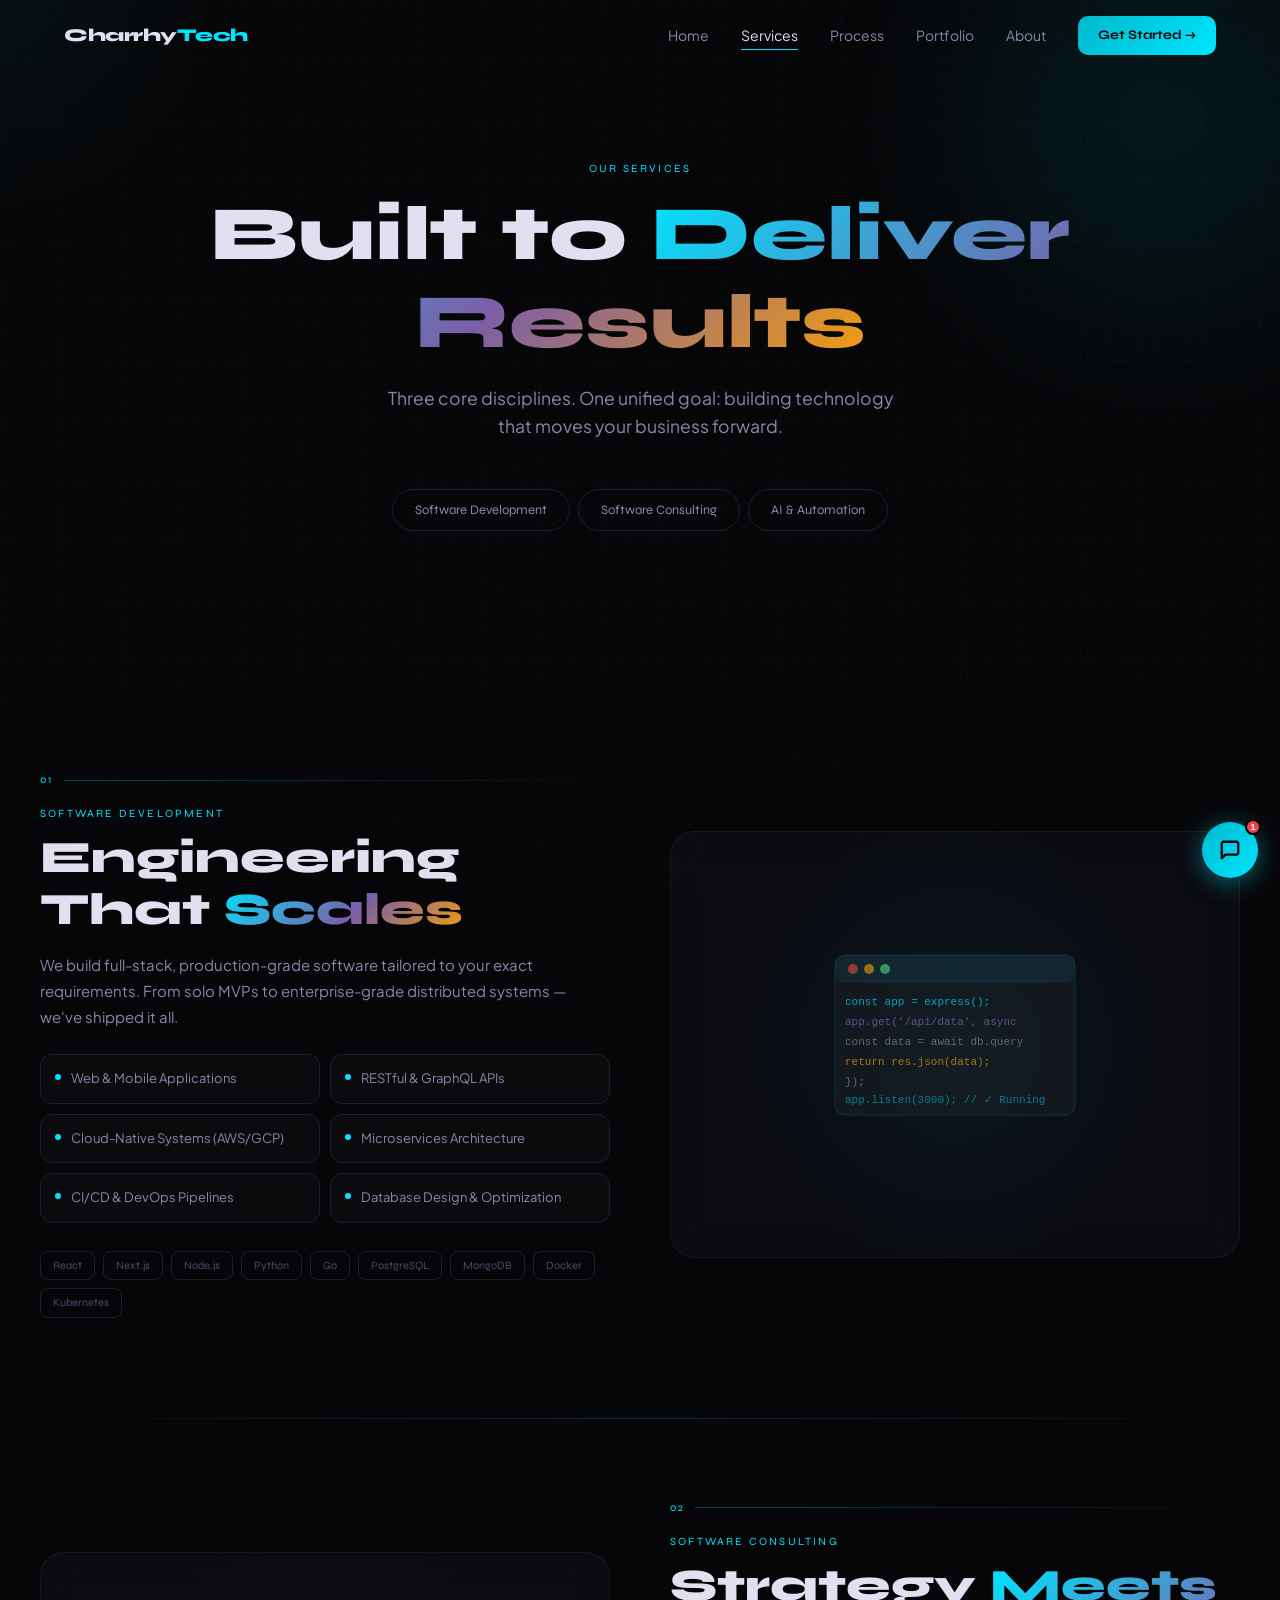
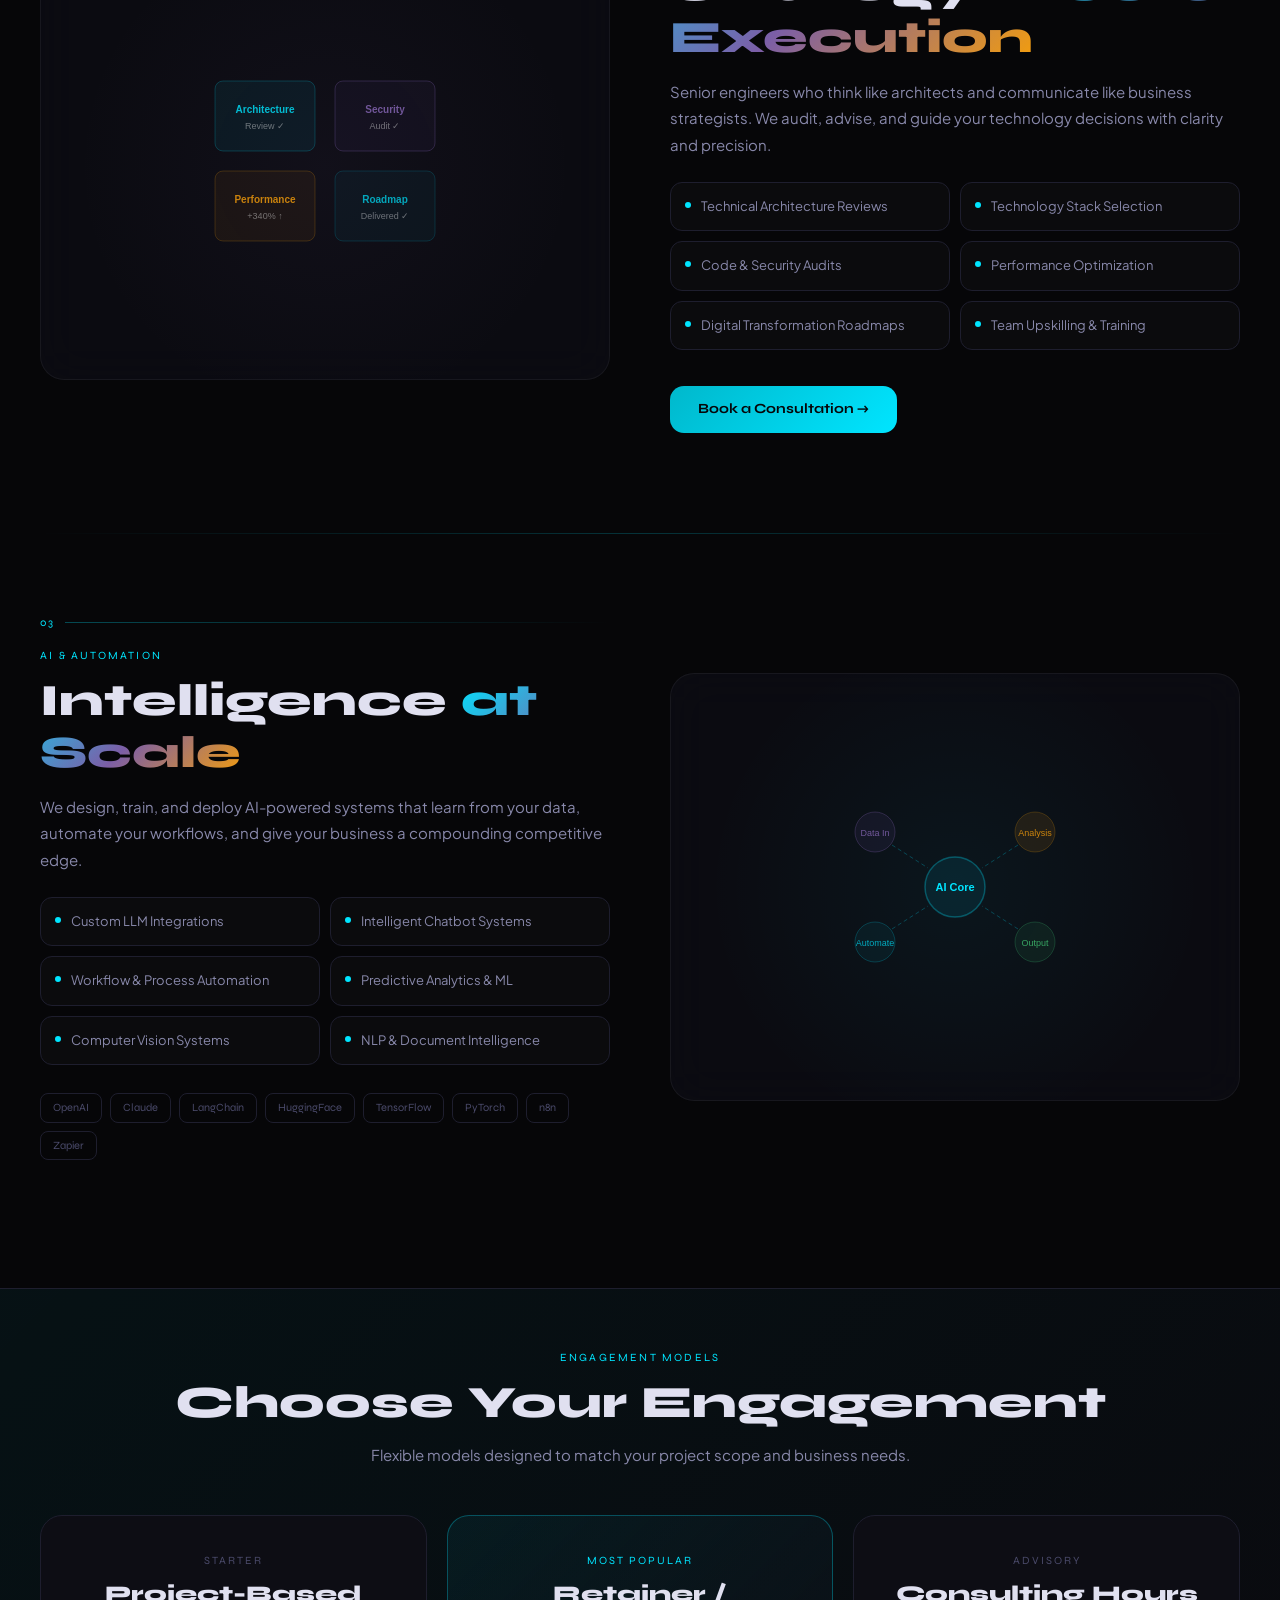
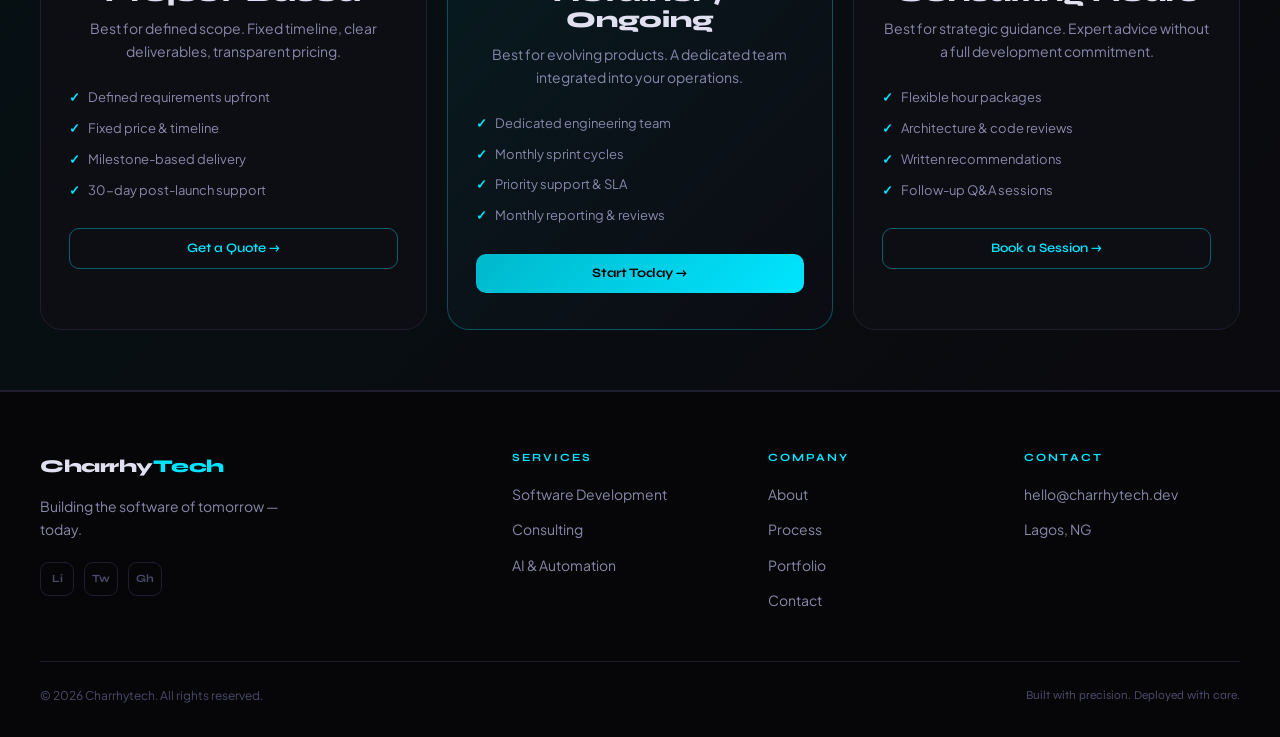
<file: services.html>
<!DOCTYPE html>
<html lang="en">

<head>
    <meta charset="UTF-8" />
    <meta name="viewport" content="width=device-width, initial-scale=1.0" />
    <title>Services — Charrhytech</title>
    <meta name="description"
        content="Explore Charrhytech's software development, consulting, and AI automation services." />
    <link rel="stylesheet" href="css/style.css" />
    <style>
        .svc-hero {
            padding: 160px 24px 80px;
            text-align: center;
            position: relative;
            overflow: hidden;
        }

        .svc-hero h1 {
            font-size: clamp(2.8rem, 6vw, 5rem);
            font-weight: 800;
            margin-bottom: 18px;
        }

        .svc-hero p {
            font-size: 1.1rem;
            color: var(--soft);
            max-width: 540px;
            margin: 0 auto 48px;
        }

        /* Nav tabs */
        .svc-tabs {
            display: flex;
            justify-content: center;
            gap: 8px;
            flex-wrap: wrap;
            margin-bottom: 80px;
        }

        .svc-tab {
            padding: 10px 22px;
            border-radius: 99px;
            border: 1px solid var(--border);
            background: transparent;
            color: var(--soft);
            font-family: var(--font-display);
            font-size: 13px;
            cursor: pointer;
            transition: all 0.3s;
        }

        .svc-tab.active,
        .svc-tab:hover {
            background: rgba(0, 229, 255, 0.08);
            border-color: rgba(0, 229, 255, 0.3);
            color: var(--cyan);
        }

        /* Main service blocks */
        .svc-section {
            padding: 80px 24px;
        }

        .svc-inner {
            max-width: 1200px;
            margin: 0 auto;
        }

        .svc-block {
            margin-bottom: 100px;
        }

        .svc-block:last-child {
            margin-bottom: 0;
        }

        .svc-block-head {
            display: grid;
            grid-template-columns: 1fr 1fr;
            gap: 60px;
            align-items: center;
            margin-bottom: 48px;
        }

        .svc-block-head.reverse {
            direction: rtl;
        }

        .svc-block-head.reverse>* {
            direction: ltr;
        }

        .svc-block-visual {
            border-radius: 24px;
            aspect-ratio: 4/3;
            position: relative;
            overflow: hidden;
            display: flex;
            align-items: center;
            justify-content: center;
        }

        .svc-block-visual-inner {
            width: 100%;
            height: 100%;
            display: flex;
            align-items: center;
            justify-content: center;
        }

        .svc-block-label {
            display: flex;
            align-items: center;
            gap: 10px;
            margin-bottom: 16px;
        }

        .svc-block-num {
            font-family: var(--font-display);
            font-size: 11px;
            letter-spacing: 0.18em;
            color: var(--cyan);
        }

        .svc-block h2 {
            font-size: clamp(1.8rem, 3.5vw, 2.8rem);
            font-weight: 800;
            margin-bottom: 16px;
        }

        .svc-block p {
            color: var(--soft);
            line-height: 1.75;
            margin-bottom: 24px;
            font-size: 15px;
        }

        .svc-features {
            display: grid;
            grid-template-columns: 1fr 1fr;
            gap: 10px;
            margin-bottom: 28px;
        }

        .svc-feat {
            display: flex;
            align-items: flex-start;
            gap: 10px;
            padding: 14px;
            border-radius: 12px;
            border: 1px solid var(--border);
            background: rgba(255, 255, 255, 0.02);
        }

        .svc-feat-dot {
            width: 6px;
            height: 6px;
            border-radius: 50%;
            background: var(--cyan);
            margin-top: 5px;
            flex-shrink: 0;
        }

        .svc-feat-text {
            font-size: 13px;
            color: var(--soft);
            line-height: 1.5;
        }

        /* Tech stack */
        .tech-stack {
            display: flex;
            flex-wrap: wrap;
            gap: 8px;
        }

        .tech-badge {
            font-family: var(--font-display);
            font-size: 11px;
            padding: 5px 12px;
            border-radius: 8px;
            border: 1px solid var(--border);
            color: var(--muted);
            transition: all 0.2s;
        }

        .tech-badge:hover {
            border-color: rgba(0, 229, 255, 0.3);
            color: var(--cyan);
        }

        /* Divider */
        .svc-divider {
            height: 1px;
            background: linear-gradient(to right, transparent, rgba(0, 229, 255, 0.2), transparent);
            margin: 80px 0;
        }

        /* Pricing hint */
        .pricing-box {
            padding: 60px 24px;
            background: linear-gradient(135deg, rgba(0, 229, 255, 0.05), rgba(123, 94, 167, 0.04));
            border-top: 1px solid var(--border);
            border-bottom: 1px solid var(--border);
        }

        .pricing-inner {
            max-width: 1200px;
            margin: 0 auto;
            text-align: center;
        }

        .pricing-cards {
            display: grid;
            grid-template-columns: repeat(3, 1fr);
            gap: 20px;
            margin-top: 48px;
        }

        .p-card {
            border-radius: 22px;
            padding: 36px 28px;
            border: 1px solid var(--border);
            background: var(--surface);
            transition: all 0.35s;
        }

        .p-card:hover {
            border-color: rgba(0, 229, 255, 0.25);
            transform: translateY(-6px);
            box-shadow: 0 12px 40px rgba(0, 229, 255, 0.07);
        }

        .p-card.featured {
            border-color: rgba(0, 229, 255, 0.3);
            background: linear-gradient(135deg, rgba(0, 229, 255, 0.06), rgba(13, 13, 20, 0.95));
        }

        .p-card-tag {
            font-size: 11px;
            font-family: var(--font-display);
            color: var(--muted);
            letter-spacing: 0.18em;
            text-transform: uppercase;
            margin-bottom: 12px;
        }

        .p-card h3 {
            font-size: 1.4rem;
            font-weight: 800;
            margin-bottom: 10px;
        }

        .p-card p {
            font-size: 14px;
            color: var(--soft);
            margin-bottom: 24px;
            line-height: 1.65;
        }

        .p-card ul {
            list-style: none;
            display: flex;
            flex-direction: column;
            gap: 10px;
            margin-bottom: 28px;
        }

        .p-card li {
            font-size: 13px;
            color: var(--soft);
            display: flex;
            gap: 8px;
        }

        .p-card li::before {
            content: '✓';
            color: var(--cyan);
            font-weight: 700;
            flex-shrink: 0;
        }

        @media (max-width: 900px) {
            .svc-block-head {
                grid-template-columns: 1fr;
            }

            .svc-block-head.reverse {
                direction: ltr;
            }

            .pricing-cards {
                grid-template-columns: 1fr;
            }

            .svc-features {
                grid-template-columns: 1fr;
            }
        }
    </style>
</head>

<body>
    <div class="cursor-glow" id="cursor-glow"></div>
    <canvas id="canvas"></canvas>

    <!-- NAVBAR -->
    <nav id="navbar">
        <div class="nav-inner">
            <a href="index.html" class="nav-logo">
            
                <span class="nav-logo-text">Charrhy<span class="cyan-text">Tech</span></span>
            </a>
            <div class="nav-links">
                <a href="index.html" class="nav-link">Home</a>
                <a href="services.html" class="nav-link active">Services</a>
                <a href="process.html" class="nav-link">Process</a>
                <a href="portfolio.html" class="nav-link">Portfolio</a>
                <a href="about.html" class="nav-link">About</a>
                <a href="contact.html" class="btn-primary btn-sm">Get Started →</a>
            </div>
            <button class="hamburger" id="hamburger"><span></span><span></span><span></span></button>
        </div>
        <div id="mobile-menu">
            <a href="index.html" class="mobile-link">Home</a>
            <a href="services.html" class="mobile-link active">Services</a>
            <a href="process.html" class="mobile-link">Process</a>
            <a href="portfolio.html" class="mobile-link">Portfolio</a>
            <a href="about.html" class="mobile-link">About</a>
            <a href="contact.html" class="mobile-link btn-primary btn-sm" style="text-align:center;margin-top:6px;">Get
                Started →</a>
        </div>
    </nav>

    <!-- HERO -->
    <div class="svc-hero grid-bg">
        <div class="orb orb-cyan" style="width:400px;height:400px;top:-80px;right:-80px;"></div>
        <div style="position:relative;z-index:2;">
            <div class="section-tag" style="margin-bottom:12px;">Our Services</div>
            <h1>Built to <span class="gradient-text" style="-webkit-text-fill-color:transparent">Deliver Results</span>
            </h1>
            <p>Three core disciplines. One unified goal: building technology that moves your business forward.</p>
            <div class="svc-tabs">
                <a href="#dev" class="svc-tab">Software Development</a>
                <a href="#consulting" class="svc-tab">Software Consulting</a>
                <a href="#ai" class="svc-tab">AI & Automation</a>
            </div>
        </div>
    </div>

    <!-- SERVICES -->
    <section class="svc-section">
        <div class="svc-inner">

            <!-- 01 Software Dev -->
            <div class="svc-block" id="dev">
                <div class="svc-block-head reveal">
                    <div>
                        <div class="svc-block-label">
                            <div class="svc-block-num">01</div>
                            <div
                                style="flex:1;height:1px;background:linear-gradient(to right,rgba(0,229,255,0.3),transparent);">
                            </div>
                        </div>
                        <div class="section-tag" style="margin-bottom:10px;">Software Development</div>
                        <h2>Engineering That <span class="gradient-text"
                                style="-webkit-text-fill-color:transparent">Scales</span></h2>
                        <p>We build full-stack, production-grade software tailored to your exact requirements. From solo
                            MVPs to enterprise-grade distributed systems — we've shipped it all.</p>
                        <div class="svc-features">
                            <div class="svc-feat">
                                <div class="svc-feat-dot"></div>
                                <div class="svc-feat-text">Web & Mobile Applications</div>
                            </div>
                            <div class="svc-feat">
                                <div class="svc-feat-dot"></div>
                                <div class="svc-feat-text">RESTful & GraphQL APIs</div>
                            </div>
                            <div class="svc-feat">
                                <div class="svc-feat-dot"></div>
                                <div class="svc-feat-text">Cloud-Native Systems (AWS/GCP)</div>
                            </div>
                            <div class="svc-feat">
                                <div class="svc-feat-dot"></div>
                                <div class="svc-feat-text">Microservices Architecture</div>
                            </div>
                            <div class="svc-feat">
                                <div class="svc-feat-dot"></div>
                                <div class="svc-feat-text">CI/CD & DevOps Pipelines</div>
                            </div>
                            <div class="svc-feat">
                                <div class="svc-feat-dot"></div>
                                <div class="svc-feat-text">Database Design & Optimization</div>
                            </div>
                        </div>
                        <div class="tech-stack">
                            <span class="tech-badge">React</span><span class="tech-badge">Next.js</span><span
                                class="tech-badge">Node.js</span>
                            <span class="tech-badge">Python</span><span class="tech-badge">Go</span><span
                                class="tech-badge">PostgreSQL</span>
                            <span class="tech-badge">MongoDB</span><span class="tech-badge">Docker</span><span
                                class="tech-badge">Kubernetes</span>
                        </div>
                    </div>
                    <div class="svc-block-visual glass-card reveal-right">
                        <div class="svc-block-visual-inner"
                            style="background:radial-gradient(circle at 50% 50%,rgba(0,229,255,0.05),transparent 70%);padding:40px;">
                            <svg width="260" height="200" viewBox="0 0 260 200" fill="none"
                                xmlns="http://www.w3.org/2000/svg">
                                <rect x="10" y="10" width="240" height="160" rx="10" fill="rgba(255,255,255,0.03)"
                                    stroke="rgba(0,229,255,0.15)" stroke-width="1" />
                                <rect x="10" y="10" width="240" height="28" rx="10" fill="rgba(0,229,255,0.07)" />
                                <circle cx="28" cy="24" r="5" fill="rgba(239,68,68,0.6)" />
                                <circle cx="44" cy="24" r="5" fill="rgba(245,158,11,0.6)" />
                                <circle cx="60" cy="24" r="5" fill="rgba(74,222,128,0.6)" />
                                <text x="20" y="60" fill="rgba(0,229,255,0.7)" font-size="11"
                                    font-family="monospace">const app = express();</text>
                                <text x="20" y="80" fill="rgba(123,94,167,0.8)" font-size="11"
                                    font-family="monospace">app.get('/api/data', async</text>
                                <text x="20" y="100" fill="rgba(255,255,255,0.35)" font-size="11"
                                    font-family="monospace"> const data = await db.query</text>
                                <text x="20" y="120" fill="rgba(245,158,11,0.7)" font-size="11" font-family="monospace">
                                    return res.json(data);</text>
                                <text x="20" y="140" fill="rgba(255,255,255,0.35)" font-size="11"
                                    font-family="monospace">});</text>
                                <text x="20" y="158" fill="rgba(0,229,255,0.5)" font-size="11"
                                    font-family="monospace">app.listen(3000); // ✓ Running</text>
                            </svg>
                        </div>
                    </div>
                </div>
            </div>

            <div class="svc-divider"></div>

            <!-- 02 Consulting -->
            <div class="svc-block" id="consulting">
                <div class="svc-block-head reverse reveal">
                    <div>
                        <div class="svc-block-label">
                            <div class="svc-block-num">02</div>
                            <div
                                style="flex:1;height:1px;background:linear-gradient(to right,rgba(0,229,255,0.3),transparent);">
                            </div>
                        </div>
                        <div class="section-tag" style="margin-bottom:10px;">Software Consulting</div>
                        <h2>Strategy <span class="gradient-text" style="-webkit-text-fill-color:transparent">Meets
                                Execution</span></h2>
                        <p>Senior engineers who think like architects and communicate like business strategists. We
                            audit, advise, and guide your technology decisions with clarity and precision.</p>
                        <div class="svc-features">
                            <div class="svc-feat">
                                <div class="svc-feat-dot"></div>
                                <div class="svc-feat-text">Technical Architecture Reviews</div>
                            </div>
                            <div class="svc-feat">
                                <div class="svc-feat-dot"></div>
                                <div class="svc-feat-text">Technology Stack Selection</div>
                            </div>
                            <div class="svc-feat">
                                <div class="svc-feat-dot"></div>
                                <div class="svc-feat-text">Code & Security Audits</div>
                            </div>
                            <div class="svc-feat">
                                <div class="svc-feat-dot"></div>
                                <div class="svc-feat-text">Performance Optimization</div>
                            </div>
                            <div class="svc-feat">
                                <div class="svc-feat-dot"></div>
                                <div class="svc-feat-text">Digital Transformation Roadmaps</div>
                            </div>
                            <div class="svc-feat">
                                <div class="svc-feat-dot"></div>
                                <div class="svc-feat-text">Team Upskilling & Training</div>
                            </div>
                        </div>
                        <a href="contact.html" class="btn-primary btn-md" style="margin-top:8px;"><span>Book a
                                Consultation →</span></a>
                    </div>
                    <div class="svc-block-visual glass-card reveal-left">
                        <div class="svc-block-visual-inner"
                            style="background:radial-gradient(circle at 50% 50%,rgba(123,94,167,0.06),transparent 70%);padding:40px;">
                            <svg width="240" height="190" viewBox="0 0 240 190" fill="none"
                                xmlns="http://www.w3.org/2000/svg">
                                <rect x="10" y="10" width="100" height="70" rx="8" fill="rgba(0,229,255,0.06)"
                                    stroke="rgba(0,229,255,0.2)" stroke-width="1" />
                                <text x="60" y="42" fill="rgba(0,229,255,0.8)" font-size="10" text-anchor="middle"
                                    font-family="sans-serif" font-weight="bold">Architecture</text>
                                <text x="60" y="58" fill="rgba(255,255,255,0.4)" font-size="9" text-anchor="middle"
                                    font-family="sans-serif">Review ✓</text>
                                <rect x="130" y="10" width="100" height="70" rx="8" fill="rgba(123,94,167,0.06)"
                                    stroke="rgba(123,94,167,0.3)" stroke-width="1" />
                                <text x="180" y="42" fill="rgba(123,94,167,0.9)" font-size="10" text-anchor="middle"
                                    font-family="sans-serif" font-weight="bold">Security</text>
                                <text x="180" y="58" fill="rgba(255,255,255,0.4)" font-size="9" text-anchor="middle"
                                    font-family="sans-serif">Audit ✓</text>
                                <rect x="10" y="100" width="100" height="70" rx="8" fill="rgba(245,158,11,0.06)"
                                    stroke="rgba(245,158,11,0.2)" stroke-width="1" />
                                <text x="60" y="132" fill="rgba(245,158,11,0.8)" font-size="10" text-anchor="middle"
                                    font-family="sans-serif" font-weight="bold">Performance</text>
                                <text x="60" y="148" fill="rgba(255,255,255,0.4)" font-size="9" text-anchor="middle"
                                    font-family="sans-serif">+340% ↑</text>
                                <rect x="130" y="100" width="100" height="70" rx="8" fill="rgba(0,229,255,0.04)"
                                    stroke="rgba(0,229,255,0.15)" stroke-width="1" />
                                <text x="180" y="132" fill="rgba(0,229,255,0.7)" font-size="10" text-anchor="middle"
                                    font-family="sans-serif" font-weight="bold">Roadmap</text>
                                <text x="180" y="148" fill="rgba(255,255,255,0.4)" font-size="9" text-anchor="middle"
                                    font-family="sans-serif">Delivered ✓</text>
                            </svg>
                        </div>
                    </div>
                </div>
            </div>

            <div class="svc-divider"></div>

            <!-- 03 AI -->
            <div class="svc-block" id="ai">
                <div class="svc-block-head reveal">
                    <div>
                        <div class="svc-block-label">
                            <div class="svc-block-num">03</div>
                            <div
                                style="flex:1;height:1px;background:linear-gradient(to right,rgba(0,229,255,0.3),transparent);">
                            </div>
                        </div>
                        <div class="section-tag" style="margin-bottom:10px;">AI & Automation</div>
                        <h2>Intelligence <span class="gradient-text" style="-webkit-text-fill-color:transparent">at
                                Scale</span></h2>
                        <p>We design, train, and deploy AI-powered systems that learn from your data, automate your
                            workflows, and give your business a compounding competitive edge.</p>
                        <div class="svc-features">
                            <div class="svc-feat">
                                <div class="svc-feat-dot"></div>
                                <div class="svc-feat-text">Custom LLM Integrations</div>
                            </div>
                            <div class="svc-feat">
                                <div class="svc-feat-dot"></div>
                                <div class="svc-feat-text">Intelligent Chatbot Systems</div>
                            </div>
                            <div class="svc-feat">
                                <div class="svc-feat-dot"></div>
                                <div class="svc-feat-text">Workflow & Process Automation</div>
                            </div>
                            <div class="svc-feat">
                                <div class="svc-feat-dot"></div>
                                <div class="svc-feat-text">Predictive Analytics & ML</div>
                            </div>
                            <div class="svc-feat">
                                <div class="svc-feat-dot"></div>
                                <div class="svc-feat-text">Computer Vision Systems</div>
                            </div>
                            <div class="svc-feat">
                                <div class="svc-feat-dot"></div>
                                <div class="svc-feat-text">NLP & Document Intelligence</div>
                            </div>
                        </div>
                        <div class="tech-stack">
                            <span class="tech-badge">OpenAI</span><span class="tech-badge">Claude</span><span
                                class="tech-badge">LangChain</span>
                            <span class="tech-badge">HuggingFace</span><span class="tech-badge">TensorFlow</span><span
                                class="tech-badge">PyTorch</span>
                            <span class="tech-badge">n8n</span><span class="tech-badge">Zapier</span>
                        </div>
                    </div>
                    <div class="svc-block-visual glass-card reveal-right">
                        <div class="svc-block-visual-inner"
                            style="background:radial-gradient(circle at 50% 50%,rgba(0,229,255,0.05),transparent 70%);padding:40px;">
                            <svg width="240" height="190" viewBox="0 0 240 190" fill="none">
                                <circle cx="120" cy="95" r="30" fill="rgba(0,229,255,0.08)" stroke="rgba(0,229,255,0.3)"
                                    stroke-width="1.5" />
                                <text x="120" y="99" fill="#00e5ff" font-size="11" text-anchor="middle"
                                    font-family="sans-serif" font-weight="bold">AI Core</text>
                                <circle cx="40" cy="40" r="20" fill="rgba(123,94,167,0.1)" stroke="rgba(123,94,167,0.3)"
                                    stroke-width="1" />
                                <text x="40" y="44" fill="rgba(123,94,167,0.9)" font-size="9" text-anchor="middle"
                                    font-family="sans-serif">Data In</text>
                                <circle cx="200" cy="40" r="20" fill="rgba(245,158,11,0.1)"
                                    stroke="rgba(245,158,11,0.2)" stroke-width="1" />
                                <text x="200" y="44" fill="rgba(245,158,11,0.8)" font-size="9" text-anchor="middle"
                                    font-family="sans-serif">Analysis</text>
                                <circle cx="40" cy="150" r="20" fill="rgba(0,229,255,0.05)" stroke="rgba(0,229,255,0.2)"
                                    stroke-width="1" />
                                <text x="40" y="154" fill="rgba(0,229,255,0.7)" font-size="9" text-anchor="middle"
                                    font-family="sans-serif">Automate</text>
                                <circle cx="200" cy="150" r="20" fill="rgba(74,222,128,0.07)"
                                    stroke="rgba(74,222,128,0.2)" stroke-width="1" />
                                <text x="200" y="154" fill="rgba(74,222,128,0.7)" font-size="9" text-anchor="middle"
                                    font-family="sans-serif">Output</text>
                                <line x1="57" y1="53" x2="93" y2="76" stroke="rgba(0,229,255,0.25)" stroke-width="1"
                                    stroke-dasharray="4,3" />
                                <line x1="183" y1="53" x2="147" y2="76" stroke="rgba(0,229,255,0.25)" stroke-width="1"
                                    stroke-dasharray="4,3" />
                                <line x1="57" y1="137" x2="93" y2="114" stroke="rgba(0,229,255,0.25)" stroke-width="1"
                                    stroke-dasharray="4,3" />
                                <line x1="183" y1="137" x2="147" y2="114" stroke="rgba(0,229,255,0.25)" stroke-width="1"
                                    stroke-dasharray="4,3" />
                            </svg>
                        </div>
                    </div>
                </div>
            </div>
        </div>
    </section>

    <!-- PRICING HINT -->
    <div class="pricing-box">
        <div class="pricing-inner">
            <div class="reveal">
                <div class="section-tag" style="margin-bottom:10px;">Engagement Models</div>
                <h2 style="font-size:clamp(1.8rem,3.5vw,2.8rem);font-weight:800;margin-bottom:14px;">Choose Your
                    Engagement</h2>
                <p style="color:var(--soft);font-size:15px;">Flexible models designed to match your project scope and
                    business needs.</p>
            </div>
            <div class="pricing-cards">
                <div class="p-card reveal d1">
                    <div class="p-card-tag">Starter</div>
                    <h3>Project-Based</h3>
                    <p>Best for defined scope. Fixed timeline, clear deliverables, transparent pricing.</p>
                    <ul>
                        <li>Defined requirements upfront</li>
                        <li>Fixed price & timeline</li>
                        <li>Milestone-based delivery</li>
                        <li>30-day post-launch support</li>
                    </ul>
                    <a href="contact.html" class="btn-ghost btn-sm" style="width:100%;justify-content:center;">Get a
                        Quote →</a>
                </div>
                <div class="p-card featured reveal d2">
                    <div class="p-card-tag" style="color:var(--cyan);">Most Popular</div>
                    <h3>Retainer / Ongoing</h3>
                    <p>Best for evolving products. A dedicated team integrated into your operations.</p>
                    <ul>
                        <li>Dedicated engineering team</li>
                        <li>Monthly sprint cycles</li>
                        <li>Priority support & SLA</li>
                        <li>Monthly reporting & reviews</li>
                    </ul>
                    <a href="contact.html" class="btn-primary btn-sm"
                        style="width:100%;justify-content:center;"><span>Start Today →</span></a>
                </div>
                <div class="p-card reveal d3">
                    <div class="p-card-tag">Advisory</div>
                    <h3>Consulting Hours</h3>
                    <p>Best for strategic guidance. Expert advice without a full development commitment.</p>
                    <ul>
                        <li>Flexible hour packages</li>
                        <li>Architecture & code reviews</li>
                        <li>Written recommendations</li>
                        <li>Follow-up Q&A sessions</li>
                    </ul>
                    <a href="contact.html" class="btn-ghost btn-sm" style="width:100%;justify-content:center;">Book a
                        Session →</a>
                </div>
            </div>
        </div>
    </div>

    <!-- FOOTER -->
    <footer>
        <div class="footer-inner">
            <div class="footer-grid">
                <div class="footer-brand">
                    <a href="index.html" class="nav-logo">
                       <span class="nav-logo-text">Charrhy<span class="cyan-text">Tech</span></span>
                    </a>
                    <p>Building the software of tomorrow — today.</p>
                    <div class="footer-socials"><a href="#" class="social-btn">Li</a><a href="#"
                            class="social-btn">Tw</a><a href="#" class="social-btn">Gh</a></div>
                </div>
                <div class="footer-col">
                    <h5>Services</h5>
                    <ul>
                        <li><a href="services.html#dev">Software Development</a></li>
                        <li><a href="services.html#consulting">Consulting</a></li>
                        <li><a href="services.html#ai">AI & Automation</a></li>
                    </ul>
                </div>
                <div class="footer-col">
                    <h5>Company</h5>
                    <ul>
                        <li><a href="about.html">About</a></li>
                        <li><a href="process.html">Process</a></li>
                        <li><a href="portfolio.html">Portfolio</a></li>
                        <li><a href="contact.html">Contact</a></li>
                    </ul>
                </div>
                <div class="footer-col">
                    <h5>Contact</h5>
                    <ul>
                        <li><a href="mailto:hello@charrhytech.dev">hello@charrhytech.dev</a></li>
                        <li><a href="#">Lagos, NG</a></li>
                    </ul>
                </div>
            </div>
            <div class="footer-bottom"><span>© 2026 Charrhytech. All rights reserved.</span><span
                    style="font-family:var(--font-display)">Built with precision. Deployed with care.</span></div>
        </div>
    </footer>

    <!-- CHATBOT -->
    <button id="chat-toggle" aria-label="Chat"><svg id="chat-icon-open" width="22" height="22" viewBox="0 0 24 24"
            fill="none">
            <path
                d="M21 15C21 15.53 20.79 16.04 20.41 16.41C20.04 16.79 19.53 17 19 17H7L3 21V5C3 4.47 3.21 3.96 3.59 3.59C3.96 3.21 4.47 3 5 3H19C19.53 3 20.04 3.21 20.41 3.59C20.79 3.96 21 4.47 21 5V15Z"
                stroke="#060608" stroke-width="2.5" stroke-linecap="round" stroke-linejoin="round" />
        </svg><svg id="chat-icon-close" width="20" height="20" viewBox="0 0 24 24" fill="none" style="display:none">
            <path d="M18 6L6 18M6 6L18 18" stroke="#060608" stroke-width="2.5" stroke-linecap="round" />
        </svg>
        <div class="chat-badge">1</div>
    </button>
    <div id="chatbot-wrap">
        <div class="chat-header">
            <div style="display:flex;align-items:center;gap:12px;">
                <div class="chat-avatar"><svg width="16" height="16" viewBox="0 0 24 24" fill="none">
                        <circle cx="12" cy="12" r="4" fill="white" />
                        <path d="M12 2V6M12 18V22M2 12H6M18 12H22" stroke="white" stroke-width="2"
                            stroke-linecap="round" opacity="0.5" />
                    </svg></div>
                <div>
                    <div style="font-family:var(--font-display);font-weight:700;font-size:14px;">Charrhytech AI</div>
                    <div
                        style="display:flex;align-items:center;gap:6px;font-size:12px;color:var(--soft);margin-top:2px;">
                        <span
                            style="width:6px;height:6px;background:#4ade80;border-radius:50%;display:block;"></span>Online
                    </div>
                </div>
            </div>
        </div>
        <div id="chat-msgs"></div>
        <div class="chat-footer">
            <div style="display:flex;gap:8px;"><textarea id="chat-input" rows="1"
                    placeholder="Ask about our services…"></textarea><button id="chat-send">Send</button></div>
            
        </div>
    </div>
    <script src="js/main.js"></script>
</body>

</html>
</file>
<file: css/style.css>
@import url('https://fonts.googleapis.com/css2?family=Syne:wght@400;500;600;700;800&family=Plus+Jakarta+Sans:ital,wght@0,300;0,400;0,500;0,600;1,400&display=swap');

/* ---------- CSS Variables ---------- */
:root {
  --void:    #060608;
  --surface: #0d0d14;
  --panel:   #12121c;
  --border:  #1e1e2e;
  --border2: rgba(255,255,255,0.05);
  --cyan:    #00e5ff;
  --cyan-dim:#00b8cc;
  --cyan-muted: rgba(0,229,255,0.08);
  --violet:  #7b5ea7;
  --amber:   #f59e0b;
  --muted:   #4a4a6a;
  --soft:    #8888aa;
  --text:    #e0e0f0;
  --font-display: 'Syne', sans-serif;
  --font-body:    'Plus Jakarta Sans', sans-serif;
  --radius-sm: 12px;
  --radius-md: 20px;
  --radius-lg: 28px;
  --transition: all 0.35s cubic-bezier(0.22,1,0.36,1);
}

/* ---------- Reset ---------- */
*, *::before, *::after { box-sizing: border-box; margin: 0; padding: 0; }
html { scroll-behavior: smooth; }
body {
  background: var(--void);
  color: var(--text);
  font-family: var(--font-body);
  overflow-x: hidden;
  line-height: 1.6;
}
img, svg { display: block; max-width: 100%; }
a { text-decoration: none; color: inherit; }

/* ---------- Scrollbar ---------- */
::-webkit-scrollbar { width: 4px; }
::-webkit-scrollbar-track { background: var(--void); }
::-webkit-scrollbar-thumb { background: rgba(0,229,255,0.25); border-radius: 2px; }

/* ---------- Noise overlay ---------- */
body::before {
  content: '';
  position: fixed; inset: 0; z-index: 0; pointer-events: none;
  background-image: url("data:image/svg+xml,%3Csvg viewBox='0 0 256 256' xmlns='http://www.w3.org/2000/svg'%3E%3Cfilter id='n'%3E%3CfeTurbulence type='fractalNoise' baseFrequency='0.9' numOctaves='4' stitchTiles='stitch'/%3E%3C/filter%3E%3Crect width='100%25' height='100%25' filter='url(%23n)' opacity='0.04'/%3E%3C/svg%3E");
  opacity: 0.35;
}

/* ---------- Cursor glow ---------- */
.cursor-glow {
  position: fixed; width: 440px; height: 440px; border-radius: 50%;
  background: radial-gradient(circle, rgba(0,229,255,0.045) 0%, transparent 70%);
  pointer-events: none; transform: translate(-50%,-50%);
  z-index: 1; mix-blend-mode: screen; transition: left 0.12s, top 0.12s;
}

/* ---------- Particle canvas ---------- */
#canvas { position: fixed; inset: 0; z-index: 0; opacity: 0.3; pointer-events: none; }

/* ---------- Typography ---------- */
h1, h2, h3, h4, h5, h6 { font-family: var(--font-display); line-height: 1.15; }

.gradient-text {
  background: linear-gradient(135deg, #00e5ff 0%, #7b5ea7 55%, #f59e0b 100%);
  -webkit-background-clip: text; -webkit-text-fill-color: transparent; background-clip: text;
}
.cyan-text  { color: var(--cyan); }
.soft-text  { color: var(--soft); }
.muted-text { color: var(--muted); }
.text-glow  { text-shadow: 0 0 28px rgba(0,229,255,0.45); }

.section-tag {
  font-family: var(--font-display); font-size: 11px;
  letter-spacing: 0.2em; text-transform: uppercase; color: var(--cyan);
}

/* ---------- Grid bg ---------- */
.grid-bg {
  background-image:
    linear-gradient(rgba(0,229,255,0.025) 1px, transparent 1px),
    linear-gradient(90deg, rgba(0,229,255,0.025) 1px, transparent 1px);
  background-size: 60px 60px;
}

/* ---------- Cards ---------- */
.glass-card {
  background: rgba(13,13,20,0.82);
  border: 1px solid rgba(255,255,255,0.055);
  backdrop-filter: blur(22px);
  transition: var(--transition);
}
.glass-card:hover {
  border-color: rgba(0,229,255,0.22);
  box-shadow: 0 0 40px rgba(0,229,255,0.07), inset 0 0 30px rgba(0,229,255,0.02);
  transform: translateY(-4px);
}
.feature-card {
  background: var(--surface);
  border: 1px solid var(--border);
  border-radius: var(--radius-md);
  transition: var(--transition);
}
.feature-card:hover {
  border-color: rgba(0,229,255,0.25);
  transform: translateY(-4px);
  box-shadow: 0 12px 40px rgba(0,229,255,0.06);
}

/* ---------- Buttons ---------- */
.btn-primary {
  display: inline-flex; align-items: center; justify-content: center;
  background: linear-gradient(135deg, var(--cyan-dim), var(--cyan));
  color: var(--void); font-weight: 700; font-family: var(--font-display);
  border: none; cursor: pointer; position: relative; overflow: hidden;
  transition: var(--transition);
}
.btn-primary::after {
  content: ''; position: absolute; inset: 0;
  background: linear-gradient(135deg, var(--cyan), var(--violet));
  opacity: 0; transition: opacity 0.3s;
}
.btn-primary:hover::after { opacity: 1; }
.btn-primary:hover { transform: translateY(-2px); box-shadow: 0 12px 36px rgba(0,229,255,0.38); }
.btn-primary > span { position: relative; z-index: 1; }
.btn-ghost {
  display: inline-flex; align-items: center; justify-content: center;
  border: 1px solid rgba(0,229,255,0.38); color: var(--cyan);
  font-weight: 600; font-family: var(--font-display);
  cursor: pointer; transition: var(--transition); background: transparent;
}
.btn-ghost:hover { background: rgba(0,229,255,0.07); border-color: var(--cyan); transform: translateY(-2px); }
.btn-sm  { padding: 9px 20px;  border-radius: 10px; font-size: 13px; }
.btn-md  { padding: 12px 28px; border-radius: 14px; font-size: 14px; }
.btn-lg  { padding: 16px 36px; border-radius: 18px; font-size: 15px; }

/* ---------- Navbar ---------- */
#navbar { position: fixed; top: 0; left: 0; right: 0; z-index: 9000; padding: 16px 0; transition: var(--transition); }
#navbar.scrolled { background: rgba(6,6,8,0.95); backdrop-filter: blur(20px); border-bottom: 1px solid var(--border2); padding: 12px 0; }
.nav-inner { max-width: 1200px; margin: 0 auto; padding: 0 24px; display: flex; align-items: center; justify-content: space-between; }
.nav-logo { display: flex; align-items: center; gap: 10px; }
.nav-logo-icon { width: 34px; height: 34px; border-radius: 9px; background: linear-gradient(135deg, var(--cyan), var(--violet)); display: flex; align-items: center; justify-content: center; flex-shrink: 0; }
.nav-logo-text { font-family: var(--font-display); font-weight: 800; font-size: 18px; letter-spacing: -0.5px; }
.nav-links { display: flex; align-items: center; gap: 32px; }
.nav-link { font-size: 14px; color: var(--soft); transition: color 0.2s; position: relative; }
.nav-link::after { content: ''; position: absolute; bottom: -3px; left: 0; width: 0; height: 1px; background: var(--cyan); transition: width 0.3s; }
.nav-link:hover { color: var(--text); }
.nav-link:hover::after { width: 100%; }
.nav-link.active { color: var(--text); }
.nav-link.active::after { width: 100%; }
.hamburger { display: none; flex-direction: column; gap: 5px; cursor: pointer; padding: 4px; border: none; background: none; }
.hamburger span { display: block; width: 22px; height: 2px; background: var(--text); border-radius: 2px; transition: var(--transition); }
.hamburger.open span:nth-child(1) { transform: translateY(7px) rotate(45deg); }
.hamburger.open span:nth-child(2) { opacity: 0; transform: scaleX(0); }
.hamburger.open span:nth-child(3) { transform: translateY(-7px) rotate(-45deg); }
#mobile-menu {
  display: none; position: absolute; top: 100%; left: 16px; right: 16px;
  background: rgba(13,13,20,0.98); backdrop-filter: blur(24px);
  border: 1px solid var(--border); border-radius: var(--radius-md);
  padding: 12px; overflow: hidden;
}
#mobile-menu.open { display: flex; flex-direction: column; gap: 2px; animation: menuIn 0.3s ease; }
@keyframes menuIn { from { opacity: 0; transform: translateY(-12px); } to { opacity: 1; transform: translateY(0); } }
.mobile-link { padding: 12px 16px; border-radius: 12px; font-size: 14px; color: var(--soft); transition: var(--transition); }
.mobile-link:hover { background: rgba(255,255,255,0.04); color: var(--text); }
.mobile-link.active { color: var(--cyan); }

/* ---------- Page hero (inner pages) ---------- */
.page-hero {
  padding: 160px 24px 80px;
  text-align: center; position: relative; overflow: hidden;
}
.page-hero-tag { margin-bottom: 12px; }
.page-hero h1 { font-size: clamp(2.8rem, 6vw, 5rem); font-weight: 800; margin-bottom: 18px; }
.page-hero p  { font-size: 1.1rem; color: var(--soft); max-width: 560px; margin: 0 auto; }

/* ---------- Orbs ---------- */
.orb { position: absolute; border-radius: 50%; filter: blur(80px); pointer-events: none; }
.orb-cyan   { background: rgba(0,229,255,0.07); }
.orb-violet { background: rgba(123,94,167,0.08); }
.orb-amber  { background: rgba(245,158,11,0.06); }

/* ---------- Icon ring ---------- */
.icon-ring {
  width: 60px; height: 60px; border-radius: 50%;
  border: 1px solid rgba(0,229,255,0.3);
  display: flex; align-items: center; justify-content: center; position: relative;
  animation: float 6s ease-in-out infinite;
}
.icon-ring::before {
  content: ''; position: absolute; inset: -9px; border-radius: 50%;
  border: 1px dashed rgba(0,229,255,0.12);
  animation: spin-slow 12s linear infinite;
}
@keyframes float    { 0%,100% { transform: translateY(0); } 50% { transform: translateY(-14px); } }
@keyframes spin-slow{ to { transform: rotate(360deg); } }

/* ---------- Animations ---------- */
.reveal        { opacity: 0; transform: translateY(36px); transition: opacity 0.7s cubic-bezier(0.22,1,0.36,1), transform 0.7s cubic-bezier(0.22,1,0.36,1); }
.reveal-left   { opacity: 0; transform: translateX(-36px); transition: opacity 0.7s cubic-bezier(0.22,1,0.36,1), transform 0.7s cubic-bezier(0.22,1,0.36,1); }
.reveal-right  { opacity: 0; transform: translateX(36px);  transition: opacity 0.7s cubic-bezier(0.22,1,0.36,1), transform 0.7s cubic-bezier(0.22,1,0.36,1); }
.reveal-scale  { opacity: 0; transform: scale(0.9); transition: opacity 0.7s cubic-bezier(0.22,1,0.36,1), transform 0.7s cubic-bezier(0.22,1,0.36,1); }
.visible { opacity: 1 !important; transform: none !important; }

.d1 { transition-delay: 0.05s; } .d2 { transition-delay: 0.12s; }
.d3 { transition-delay: 0.20s; } .d4 { transition-delay: 0.28s; }
.d5 { transition-delay: 0.36s; } .d6 { transition-delay: 0.44s; }

/* ---------- Marquee ---------- */
.marquee-wrap { overflow: hidden; }
.marquee-track { display: flex; gap: 2.5rem; animation: marquee 28s linear infinite; white-space: nowrap; }
.marquee-track:hover { animation-play-state: paused; }
@keyframes marquee { from { transform: translateX(0); } to { transform: translateX(-50%); } }

/* ---------- Footer ---------- */
footer { border-top: 1px solid var(--border); padding: 60px 24px 32px; }
.footer-inner { max-width: 1200px; margin: 0 auto; }
.footer-grid { display: grid; grid-template-columns: 2fr 1fr 1fr 1fr; gap: 40px; margin-bottom: 48px; }
.footer-brand p { color: var(--soft); font-size: 14px; line-height: 1.7; max-width: 280px; margin-top: 14px; }
.footer-socials { display: flex; gap: 10px; margin-top: 20px; }
.social-btn { width: 34px; height: 34px; border: 1px solid var(--border); border-radius: 9px; display: flex; align-items: center; justify-content: center; color: var(--muted); font-size: 11px; font-family: var(--font-display); font-weight: 700; transition: var(--transition); }
.social-btn:hover { border-color: rgba(0,229,255,0.4); color: var(--cyan); transform: translateY(-2px); }
.footer-col h5 { font-family: var(--font-display); font-size: 11px; letter-spacing: 0.18em; text-transform: uppercase; color: var(--cyan); margin-bottom: 16px; }
.footer-col ul { list-style: none; display: flex; flex-direction: column; gap: 10px; }
.footer-col a { font-size: 14px; color: var(--soft); transition: color 0.2s; }
.footer-col a:hover { color: var(--text); }
.footer-bottom { border-top: 1px solid var(--border); padding-top: 24px; display: flex; align-items: center; justify-content: space-between; flex-wrap: wrap; gap: 10px; font-size: 12px; color: var(--muted); }

/* ---------- Chatbot ---------- */
#chat-toggle {
  position: fixed; bottom: 22px; right: 22px; width: 56px; height: 56px;
  background: linear-gradient(135deg, var(--cyan-dim), var(--cyan));
  border-radius: 50%; border: none; cursor: pointer; z-index: 10000;
  display: flex; align-items: center; justify-content: center;
  box-shadow: 0 4px 24px rgba(0,229,255,0.42);
  transition: var(--transition);
}
#chat-toggle:hover { transform: scale(1.1); box-shadow: 0 6px 32px rgba(0,229,255,0.6); }
#chat-toggle .chat-badge {
  position: absolute; top: -3px; right: -3px; width: 16px; height: 16px;
  background: #ef4444; border-radius: 50%; border: 2px solid var(--void);
  font-size: 9px; font-weight: 700; color: white;
  display: flex; align-items: center; justify-content: center;
}
#chatbot-wrap {
  position: fixed; bottom: 90px; right: 22px; width: 370px; max-height: 540px;
  background: var(--surface); border: 1px solid rgba(0,229,255,0.18);
  border-radius: 22px; overflow: hidden;
  box-shadow: 0 24px 64px rgba(0,0,0,0.85), 0 0 40px rgba(0,229,255,0.09);
  transform: scale(0.85) translateY(24px); opacity: 0;
  transition: all 0.38s cubic-bezier(0.34,1.56,0.64,1);
  pointer-events: none; z-index: 9999;
  display: flex; flex-direction: column;
}
#chatbot-wrap.open { transform: scale(1) translateY(0); opacity: 1; pointer-events: all; }
.chat-header {
  padding: 16px 20px; flex-shrink: 0;
  background: linear-gradient(135deg, rgba(0,229,255,0.07), rgba(123,94,167,0.05));
  border-bottom: 1px solid rgba(0,229,255,0.1);
}
.chat-avatar { width: 36px; height: 36px; border-radius: 50%; background: linear-gradient(135deg, var(--cyan), var(--violet)); display: flex; align-items: center; justify-content: center; flex-shrink: 0; }
#chat-msgs { flex: 1; overflow-y: auto; padding: 16px; display: flex; flex-direction: column; gap: 10px; min-height: 0; }
#chat-msgs::-webkit-scrollbar { width: 3px; }
#chat-msgs::-webkit-scrollbar-thumb { background: rgba(0,229,255,0.18); border-radius: 2px; }
.msg { max-width: 86%; padding: 10px 14px; border-radius: 14px; font-size: 13.5px; line-height: 1.55; animation: msgPop 0.28s ease; }
@keyframes msgPop { from { opacity: 0; transform: translateY(8px) scale(0.97); } to { opacity: 1; transform: none; } }
.msg-bot  { background: rgba(0,229,255,0.07); border: 1px solid rgba(0,229,255,0.1); color: #c8c8e0; align-self: flex-start; border-radius: 4px 14px 14px 14px; }
.msg-user { background: linear-gradient(135deg, rgba(0,184,204,0.18), rgba(0,229,255,0.12)); border: 1px solid rgba(0,229,255,0.22); color: var(--text); align-self: flex-end; border-radius: 14px 4px 14px 14px; }
.typing-indicator { display: flex; gap: 4px; align-items: center; padding: 12px 14px; }
.t-dot { width: 6px; height: 6px; border-radius: 50%; background: rgba(0,229,255,0.5); animation: tBounce 1s infinite; }
.t-dot:nth-child(2) { animation-delay: 0.15s; }
.t-dot:nth-child(3) { animation-delay: 0.3s; }
@keyframes tBounce { 0%,80%,100% { transform: translateY(0); } 40% { transform: translateY(-6px); } }
.chat-footer { padding: 12px 14px; border-top: 1px solid var(--border2); background: rgba(6,6,8,0.55); flex-shrink: 0; }
#chat-input {
  width: 100%; background: rgba(255,255,255,0.04); border: 1px solid var(--border);
  border-radius: 12px; padding: 10px 14px; color: var(--text); font-size: 13.5px;
  font-family: var(--font-body); outline: none; resize: none;
  transition: border-color 0.2s; line-height: 1.5;
}
#chat-input:focus { border-color: rgba(0,229,255,0.35); }
#chat-input::placeholder { color: var(--muted); }
#chat-send { background: linear-gradient(135deg, var(--cyan-dim), var(--cyan)); color: var(--void); border: none; border-radius: 10px; padding: 10px 18px; cursor: pointer; font-weight: 700; font-size: 13px; font-family: var(--font-display); transition: var(--transition); flex-shrink: 0; }
#chat-send:hover { opacity: 0.88; transform: scale(0.97); }
#chat-send:disabled { opacity: 0.45; cursor: not-allowed; }

/* ---------- Forms ---------- */
.form-group label { display: block; font-size: 11px; font-family: var(--font-display); letter-spacing: 0.15em; text-transform: uppercase; color: var(--muted); margin-bottom: 8px; }
.form-input, .form-select, .form-textarea {
  width: 100%; background: rgba(255,255,255,0.03);
  border: 1px solid var(--border); border-radius: 14px;
  padding: 13px 18px; color: var(--text); font-size: 14px;
  font-family: var(--font-body); outline: none; transition: border-color 0.25s;
}
.form-input:focus, .form-select:focus, .form-textarea:focus { border-color: rgba(0,229,255,0.4); box-shadow: 0 0 0 3px rgba(0,229,255,0.06); }
.form-input::placeholder, .form-textarea::placeholder { color: var(--muted); }
.form-select { appearance: none; cursor: pointer; }
.form-textarea { resize: vertical; min-height: 120px; }
.form-select option { background: var(--surface); }

/* ---------- Stats ---------- */
.stat-number { font-family: var(--font-display); font-size: 3rem; font-weight: 800; color: var(--cyan); }

/* ---------- Process step ---------- */
.step-connector { position: absolute; left: 19px; top: 46px; bottom: -16px; width: 1px; background: linear-gradient(to bottom, rgba(0,229,255,0.4), transparent); }

/* ---------- Page transition ---------- */
.page-enter { animation: pageIn 0.5s ease forwards; }
@keyframes pageIn { from { opacity: 0; transform: translateY(20px); } to { opacity: 1; transform: none; } }

/* ========= RESPONSIVE ========= */
@media (max-width: 768px) {
  .nav-links  { display: none; }
  .hamburger  { display: flex; }
  .footer-grid { grid-template-columns: 1fr 1fr; }
  .stat-number { font-size: 2.2rem; }
  #chatbot-wrap { width: calc(100vw - 24px); right: 12px; bottom: 88px; max-height: 70vh; }
}
@media (max-width: 480px) {
  .footer-grid { grid-template-columns: 1fr; }
  .page-hero h1 { font-size: 2.4rem; }
}
</file>
